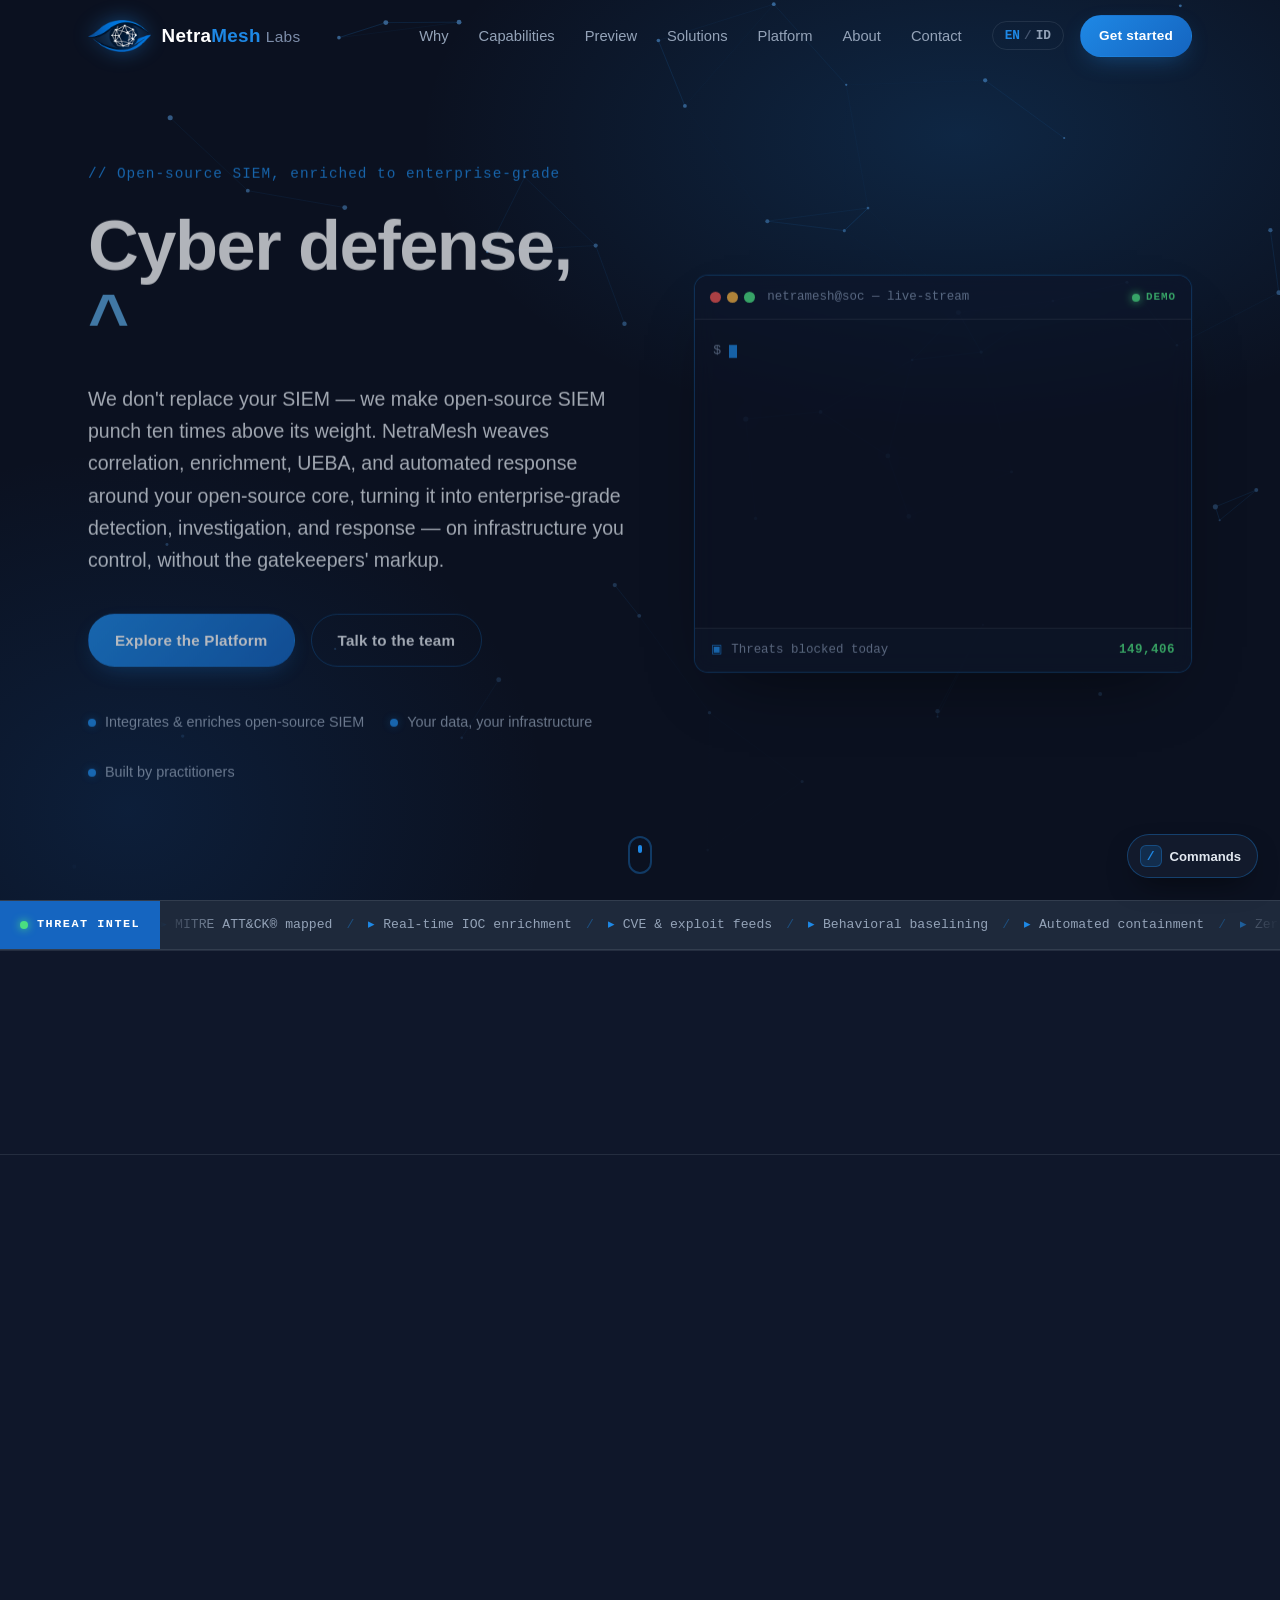
<file: index.html>
<!DOCTYPE html>
<html lang="en" data-theme="dark" class="no-js">
<head>
  <meta charset="UTF-8" />
  <meta name="viewport" content="width=device-width, initial-scale=1.0" />

  <!-- ====== SECURITY HEADERS (meta-level; also enforced server-side via _headers) ====== -->
  <meta http-equiv="Content-Security-Policy"
    content="default-src 'self'; script-src 'self'; style-src 'self'; img-src 'self' data:; font-src 'self'; media-src 'self'; connect-src 'self'; form-action 'self' mailto:; frame-ancestors 'none'; base-uri 'self'; object-src 'none'; upgrade-insecure-requests" />
  <meta http-equiv="X-Content-Type-Options" content="nosniff" />
  <meta name="referrer" content="strict-origin-when-cross-origin" />

  <!-- ====== SEO / SOCIAL ====== -->
  <title>NetraMesh Labs — Cyber Defense, Reimagined</title>
  <meta name="description" content="NetraMesh Labs integrates and enriches open-source SIEM into a complete detection, investigation & response mesh — SOAR, UEBA, CMDB, threat hunting, IR and more — on infrastructure you control. Not another SIEM; the layer that makes open-source SIEM enterprise-grade." />
  <meta name="theme-color" content="#0F172A" />
  <link rel="canonical" href="https://netramesh.com/" />

  <meta property="og:type" content="website" />
  <meta property="og:title" content="NetraMesh Labs — Cyber Defense, Reimagined" />
  <meta property="og:description" content="We enrich open-source SIEM into a full SecOps mesh — detect, investigate, and respond from a single view, on infrastructure you control." />
  <meta property="og:url" content="https://netramesh.com/" />
  <meta property="og:site_name" content="NetraMesh Labs" />
  <meta property="og:image" content="https://netramesh.com/assets/img/og-image.png" />
  <meta property="og:image:secure_url" content="https://netramesh.com/assets/img/og-image.png" />
  <meta property="og:image:type" content="image/png" />
  <meta property="og:image:width" content="1200" />
  <meta property="og:image:height" content="630" />
  <meta property="og:image:alt" content="NetraMesh Labs — open-source SIEM integrator & enricher: detect, investigate, respond, understand, operate." />

  <!-- Twitter / X card -->
  <meta name="twitter:card" content="summary_large_image" />
  <meta name="twitter:title" content="NetraMesh Labs — Cyber Defense, Reimagined" />
  <meta name="twitter:description" content="We enrich open-source SIEM into a full SecOps mesh — detect, investigate, and respond from a single view, on infrastructure you control." />
  <meta name="twitter:image" content="https://netramesh.com/assets/img/og-image.png" />
  <meta name="twitter:image:alt" content="NetraMesh Labs — open-source SIEM, enriched into a full SecOps mesh." />

  <link rel="icon" type="image/png" sizes="32x32" href="assets/img/favicon-32.png" />
  <link rel="icon" type="image/png" sizes="16x16" href="assets/img/favicon-16.png" />
  <link rel="icon" type="image/png" sizes="64x64" href="assets/img/favicon.png" />
  <link rel="apple-touch-icon" sizes="180x180" href="assets/img/apple-touch-icon.png" />
  <link rel="manifest" href="site.webmanifest" />
  <link rel="preload" href="assets/css/styles.css" as="style" />
  <link rel="stylesheet" href="assets/css/styles.css" />

  <!-- Structured data (JSON-LD data block — not executed, CSP-safe) -->
  <script type="application/ld+json">
  {
    "@context": "https://schema.org",
    "@graph": [
      {
        "@type": "Organization",
        "@id": "https://netramesh.com/#org",
        "name": "NetraMesh Labs",
        "alternateName": "NetraMesh",
        "url": "https://netramesh.com/",
        "logo": "https://netramesh.com/assets/img/icon-512.png",
        "description": "An open security operations initiative — enterprise-grade cyber resilience for every organization, at a fair and transparent price.",
        "email": "hello@netramesh.com",
        "slogan": "Security without gatekeepers."
      },
      {
        "@type": "WebSite",
        "@id": "https://netramesh.com/#site",
        "url": "https://netramesh.com/",
        "name": "NetraMesh Labs",
        "publisher": { "@id": "https://netramesh.com/#org" },
        "inLanguage": ["en", "id"]
      },
      {
        "@type": "SoftwareApplication",
        "name": "NetraMesh",
        "applicationCategory": "SecurityApplication",
        "operatingSystem": "Cloud, on-premises, hybrid",
        "url": "https://netramesh.com/",
        "publisher": { "@id": "https://netramesh.com/#org" },
        "description": "Integrates and enriches open-source SIEM into complete security operations across five layers — Detect (UEBA, NIDS, enrichment), Investigate (threat hunting, case management, threat intelligence, AI-powered analysis), Respond (SOAR, incident response, playbooks), Understand (CMDB, vulnerability management, KPI & AI context awareness), and Operate (multi-tenant, regulation compliance, MSSP-ready) — on infrastructure you control. Not another SIEM; the layer that makes open-source SIEM enterprise-grade.",
        "offers": { "@type": "Offer", "description": "Fair, transparent, capability-based pricing — never a per-seat tax or feature paywall. Optional support and white-label partnerships." }
      }
    ]
  }
  </script>
</head>
<body>
  <!-- Skip link for accessibility -->
  <a class="skip-link" href="#home" data-en="Skip to content" data-id="Lewati ke konten">Skip to content</a>

  <!-- Scroll progress bar -->
  <div class="scroll-progress" id="scrollProgress" aria-hidden="true"></div>

  <!-- ============================== NAVBAR ============================== -->
  <header class="nav" id="nav">
    <div class="container nav__inner">
      <a class="brand" href="#home" aria-label="NetraMesh Labs home">
        <img class="brand__logo" src="assets/img/logo-icon.png" width="63" height="32" alt="" aria-hidden="true" />
        <span class="brand__text">Netra<span class="brand__accent">Mesh</span><span class="brand__labs">Labs</span></span>
      </a>

      <nav class="nav__links" id="navLinks" aria-label="Primary">
        <a href="#challenge" data-en="Why" data-id="Mengapa">Why</a>
        <a href="#products" data-en="Capabilities" data-id="Kapabilitas">Capabilities</a>
        <a href="#preview" data-en="Preview" data-id="Pratinjau">Preview</a>
        <a href="#solutions" data-en="Solutions" data-id="Solusi">Solutions</a>
        <a href="#platform" data-en="Platform" data-id="Platform">Platform</a>
        <a href="#about" data-en="About" data-id="Tentang">About</a>
        <a href="#contact" data-en="Contact" data-id="Kontak">Contact</a>
        <div class="nav__cta-group">
          <button class="lang-toggle" id="langToggle" type="button" aria-label="Switch language">
            <span class="lang-toggle__opt is-active" data-lang="en">EN</span>
            <span class="lang-toggle__sep">/</span>
            <span class="lang-toggle__opt" data-lang="id">ID</span>
          </button>
          <a class="btn btn--primary btn--sm" href="#contact" data-en="Get started" data-id="Mulai">Get started</a>
        </div>
      </nav>

      <button class="nav__burger" id="navBurger" type="button" aria-label="Toggle menu" aria-expanded="false" aria-controls="navLinks">
        <span></span><span></span><span></span>
      </button>
    </div>
  </header>

  <main>
    <!-- ============================== HERO ============================== -->
    <section class="hero" id="home">
      <canvas class="hero__mesh" id="meshCanvas" aria-hidden="true"></canvas>
      <div class="hero__overlay" aria-hidden="true"></div>
      <div class="hero__spotlight" id="spotlight" aria-hidden="true"></div>
      <div class="container hero__inner">
        <div class="hero__copy">
          <p class="hero__eyebrow reveal" data-en="// Open-source SIEM, enriched to enterprise-grade" data-id="// SIEM open-source, diperkaya ke kelas enterprise">// Open-source SIEM, enriched to enterprise-grade</p>
          <h1 class="hero__title reveal">
            <span data-en="Cyber defense," data-id="Pertahanan siber,">Cyber defense,</span>
            <span class="hero__title-accent" data-scramble data-en="woven into one mesh." data-id="terjalin dalam satu mesh.">woven into one mesh.</span>
          </h1>
          <p class="hero__lead reveal" data-en="We don't replace your SIEM — we make open-source SIEM punch ten times above its weight. NetraMesh weaves correlation, enrichment, UEBA, and automated response around your open-source core, turning it into enterprise-grade detection, investigation, and response — on infrastructure you control, without the gatekeepers' markup." data-id="Kami tidak menggantikan SIEM Anda — kami membuat SIEM open-source memukul sepuluh kali lipat di atas kelasnya. NetraMesh menenun korelasi, enrichment, UEBA, dan respons otomatis di sekeliling inti open-source Anda, mengubahnya menjadi deteksi, investigasi, dan respons kelas enterprise — di infrastruktur yang Anda kendalikan, tanpa markup para penjaga gerbang.">We don't replace your SIEM — we make open-source SIEM punch ten times above its weight. NetraMesh weaves correlation, enrichment, UEBA, and automated response around your open-source core, turning it into enterprise-grade detection, investigation, and response — on infrastructure you control, without the gatekeepers' markup.</p>
          <div class="hero__actions reveal">
            <a class="btn btn--primary" data-magnetic href="#products" data-en="Explore the Platform" data-id="Jelajahi Platform">Explore the Platform</a>
            <a class="btn btn--ghost" href="#contact" data-en="Talk to the team" data-id="Bicara dengan Tim">Talk to the team</a>
          </div>
          <ul class="hero__trust reveal" aria-label="Capabilities">
            <li><span class="dot"></span><span data-en="Integrates &amp; enriches open-source SIEM" data-id="Mengintegrasikan &amp; memperkaya SIEM open-source">Integrates &amp; enriches open-source SIEM</span></li>
            <li><span class="dot"></span><span data-en="Your data, your infrastructure" data-id="Data Anda, infrastruktur Anda">Your data, your infrastructure</span></li>
            <li><span class="dot"></span><span data-en="Built by practitioners" data-id="Dibangun oleh praktisi">Built by practitioners</span></li>
          </ul>
        </div>

        <!-- Live SOC console (simulated, client-side only — no real data) -->
        <div class="console reveal" aria-hidden="true">
          <div class="console__bar">
            <span class="console__dots"><i></i><i></i><i></i></span>
            <span class="console__title">netramesh@soc — live-stream</span>
            <span class="console__badge"><span class="console__pulse"></span>DEMO</span>
          </div>
          <div class="console__body" id="consoleBody"></div>
          <div class="console__foot">
            <span class="console__foot-ico" aria-hidden="true">▣</span>
            <span class="console__foot-label" data-en="Threats blocked today" data-id="Ancaman diblokir hari ini">Threats blocked today</span>
            <span class="console__foot-num" id="threatCount" role="status" aria-live="off">0</span>
          </div>
        </div>
      </div>
      <div class="hero__scroll" aria-hidden="true"><span></span></div>
    </section>

    <!-- ============================== THREAT INTEL MARQUEE ============================== -->
    <section class="ticker" aria-hidden="true">
      <div class="ticker__label"><span class="console__pulse"></span><span data-en="THREAT INTEL" data-id="INTEL ANCAMAN">THREAT INTEL</span></div>
      <div class="ticker__track">
        <div class="ticker__set">
          <span>MITRE ATT&amp;CK&reg; mapped</span><span class="ticker__sep">/</span>
          <span>Real-time IOC enrichment</span><span class="ticker__sep">/</span>
          <span>CVE &amp; exploit feeds</span><span class="ticker__sep">/</span>
          <span>Behavioral baselining</span><span class="ticker__sep">/</span>
          <span>Automated containment</span><span class="ticker__sep">/</span>
          <span>Zero-trust telemetry</span><span class="ticker__sep">/</span>
          <span>Threat hunting</span><span class="ticker__sep">/</span>
        </div>
        <div class="ticker__set" aria-hidden="true">
          <span>MITRE ATT&amp;CK&reg; mapped</span><span class="ticker__sep">/</span>
          <span>Real-time IOC enrichment</span><span class="ticker__sep">/</span>
          <span>CVE &amp; exploit feeds</span><span class="ticker__sep">/</span>
          <span>Behavioral baselining</span><span class="ticker__sep">/</span>
          <span>Automated containment</span><span class="ticker__sep">/</span>
          <span>Zero-trust telemetry</span><span class="ticker__sep">/</span>
          <span>Threat hunting</span><span class="ticker__sep">/</span>
        </div>
      </div>
    </section>

    <!-- ============================== STATS STRIP ============================== -->
    <section class="stats" aria-label="Key metrics">
      <div class="container stats__grid">
        <div class="stat reveal">
          <span class="stat__num" data-count="20">0</span><span class="stat__plus">+</span>
          <p class="stat__label" data-en="Integrated Capabilities" data-id="Kapabilitas Terintegrasi">Integrated Capabilities</p>
        </div>
        <div class="stat reveal">
          <span class="stat__num" data-count="24">0</span><span class="stat__plus">/7</span>
          <p class="stat__label" data-en="Continuous Defense" data-id="Pertahanan Berkelanjutan">Continuous Defense</p>
        </div>
        <div class="stat reveal">
          <span class="stat__num" data-count="100">0</span><span class="stat__plus">%</span>
          <p class="stat__label" data-en="Your Data, Your Rules" data-id="Data Anda, Aturan Anda">Your Data, Your Rules</p>
        </div>
        <div class="stat reveal">
          <span class="stat__num" data-count="0">0</span><span class="stat__plus"></span>
          <p class="stat__label" data-en="Hidden Fees" data-id="Biaya Tersembunyi">Hidden Fees</p>
        </div>
      </div>
    </section>

    <!-- ============================== THE CHALLENGE / WHY ============================== -->
    <section class="section section--alt" id="challenge">
      <div class="container">
        <div class="section__head reveal">
          <p class="section__eyebrow" data-en="The Challenge" data-id="Tantangannya">The Challenge</p>
          <h2 class="section__title" data-en="Cyber resilience is mandatory. Paying a fortune for it shouldn't be." data-id="Ketahanan siber itu wajib. Membayarnya mahal-mahal seharusnya tidak.">Cyber resilience is mandatory. Paying a fortune for it shouldn't be.</h2>
          <p class="section__sub" data-en="Most security teams don't fail for lack of effort — they're boxed in by cost, complexity, and tool sprawl. These are the gaps NetraMesh was built to close." data-id="Sebagian besar tim keamanan gagal bukan karena kurang usaha — mereka terjebak oleh biaya, kerumitan, dan tool yang berserakan. Inilah celah yang NetraMesh hadir untuk menutupnya.">Most security teams don't fail for lack of effort — they're boxed in by cost, complexity, and tool sprawl. These are the gaps NetraMesh was built to close.</p>
        </div>

        <div class="grid grid--solutions">
          <article class="solution reveal">
            <span class="solution__no">01</span>
            <h3 class="solution__title" data-en="The &quot;top-rated&quot; tax" data-id="Pajak &quot;top-rated&quot;">The &quot;top-rated&quot; tax</h3>
            <p class="solution__text" data-en="Best-in-class security has been priced like a luxury — inflated per-seat, per-GB, per-everything licensing that locks you in and drains the budget you'd rather spend on actual defense." data-id="Keamanan kelas terbaik dihargai seperti barang mewah — lisensi per-seat, per-GB, per-apa pun yang membengkak, mengunci Anda, dan menguras anggaran yang seharusnya untuk pertahanan nyata.">Best-in-class security has been priced like a luxury — inflated per-seat, per-GB, per-everything licensing that locks you in and drains the budget you'd rather spend on actual defense.</p>
          </article>
          <article class="solution reveal">
            <span class="solution__no">02</span>
            <h3 class="solution__title" data-en="Fragmented tools, real blind spots" data-id="Tool terpisah, titik buta nyata">Fragmented tools, real blind spots</h3>
            <p class="solution__text" data-en="Dozens of disconnected tools mean context gets lost between them — analysts swivel between consoles while threats slip through the seams." data-id="Puluhan tool yang terputus membuat konteks hilang di antaranya — analis berpindah-pindah konsol sementara ancaman lolos di celahnya.">Dozens of disconnected tools mean context gets lost between them — analysts swivel between consoles while threats slip through the seams.</p>
          </article>
          <article class="solution reveal">
            <span class="solution__no">03</span>
            <h3 class="solution__title" data-en="Alert fatigue, thin teams" data-id="Alert membanjir, tim terbatas">Alert fatigue, thin teams</h3>
            <p class="solution__text" data-en="Too many alerts, too few analysts. Without correlation and automation, the signal that matters drowns in the noise." data-id="Terlalu banyak alert, terlalu sedikit analis. Tanpa korelasi dan otomasi, sinyal penting tenggelam dalam noise.">Too many alerts, too few analysts. Without correlation and automation, the signal that matters drowns in the noise.</p>
          </article>
          <article class="solution reveal">
            <span class="solution__no">04</span>
            <h3 class="solution__title" data-en="Faster threats, tighter rules" data-id="Ancaman makin cepat, aturan makin ketat">Faster threats, tighter rules</h3>
            <p class="solution__text" data-en="Attackers move in minutes, while compliance — UU PDP, ISO 27001, sector mandates — demands provable control. Slow detection means real loss, both financial and legal." data-id="Penyerang bergerak dalam hitungan menit, sementara kepatuhan — UU PDP, ISO 27001, mandat sektor — menuntut kontrol yang terbukti. Deteksi lambat berarti kerugian nyata, finansial dan hukum.">Attackers move in minutes, while compliance — UU PDP, ISO 27001, sector mandates — demands provable control. Slow detection means real loss, both financial and legal.</p>
          </article>
        </div>

        <p class="bridge reveal" data-en="NetraMesh closes this gap without ripping out what you have — we integrate and enrich the open-source SIEM you can already run, so lean teams get enterprise-grade outcomes: risk down, response in seconds, audits passed, and ransomware stopped before it spreads — at a cost that doesn't break you." data-id="NetraMesh menutup celah ini tanpa membongkar yang sudah Anda miliki — kami mengintegrasikan dan memperkaya SIEM open-source yang sudah bisa Anda jalankan, sehingga tim ramping meraih hasil kelas enterprise: risiko turun, respons dalam hitungan detik, audit lolos, dan ransomware dihentikan sebelum menyebar — dengan biaya yang tak mencekik Anda.">NetraMesh closes this gap without ripping out what you have — we integrate and enrich the open-source SIEM you can already run, so lean teams get enterprise-grade outcomes: risk down, response in seconds, audits passed, and ransomware stopped before it spreads — at a cost that doesn't break you.</p>
      </div>
    </section>

    <!-- ============================== PRODUCTS ============================== -->
    <section class="section" id="products">
      <div class="container">
        <div class="section__head reveal">
          <p class="section__eyebrow" data-en="Capabilities" data-id="Kapabilitas">Capabilities</p>
          <h2 class="section__title" data-en="Your open-source SIEM, woven into a full defense mesh" data-id="SIEM open-source Anda, terjalin menjadi mesh pertahanan utuh">Your open-source SIEM, woven into a full defense mesh</h2>
          <p class="section__sub" data-en="Open-source SIEM is the core — NetraMesh weaves these capabilities around it. Modular by design, unified by data: adopt what you need today and grow into the full mesh." data-id="SIEM open-source adalah intinya — NetraMesh menjalin kapabilitas ini di sekelilingnya. Modular dalam desain, menyatu dalam data: adopsi yang Anda butuhkan hari ini dan kembangkan ke seluruh mesh.">Open-source SIEM is the core — NetraMesh weaves these capabilities around it. Modular by design, unified by data: adopt what you need today and grow into the full mesh.</p>
        </div>

        <!-- Capability pillars: the mesh woven around the open-source SIEM core -->
        <div class="pillars reveal" aria-label="Capability pillars">
          <p class="pillars__core" data-en="At the core: your open-source SIEM. NetraMesh weaves five layers of capability around it." data-id="Di intinya: SIEM open-source Anda. NetraMesh menjalin lima lapis kapabilitas di sekelilingnya."><b>At the core: your open-source SIEM.</b> NetraMesh weaves five layers of capability around it.</p>
          <div class="onion" role="img" aria-label="Open-source SIEM core wrapped by five capability layers: Detect, Investigate, Respond, Understand, and Operate / Platform.">
            <svg viewBox="0 0 440 440" xmlns="http://www.w3.org/2000/svg">
              <defs>
                <radialGradient id="onionCore" cx="50%" cy="40%" r="72%">
                  <stop offset="0%" stop-color="#5BB0F2"/>
                  <stop offset="58%" stop-color="#1E88E5"/>
                  <stop offset="100%" stop-color="#1565C0"/>
                </radialGradient>
              </defs>
              <circle class="onion__halo" cx="220" cy="220" r="52" fill="none" stroke="#1E88E5" stroke-width="2"/>
              <circle class="onion__layer l-5" cx="220" cy="220" r="216" fill="rgba(30,136,229,0.05)" stroke="rgba(30,136,229,0.18)" stroke-width="1.25"/>
              <circle class="onion__layer l-4" cx="220" cy="220" r="182" fill="rgba(30,136,229,0.08)" stroke="rgba(30,136,229,0.22)" stroke-width="1.25"/>
              <circle class="onion__layer l-3" cx="220" cy="220" r="148" fill="rgba(30,136,229,0.12)" stroke="rgba(30,136,229,0.26)" stroke-width="1.25"/>
              <circle class="onion__layer l-2" cx="220" cy="220" r="114" fill="rgba(30,136,229,0.17)" stroke="rgba(30,136,229,0.30)" stroke-width="1.25"/>
              <circle class="onion__layer l-1" cx="220" cy="220" r="80" fill="rgba(30,136,229,0.23)" stroke="rgba(30,136,229,0.38)" stroke-width="1.25"/>
              <circle class="onion__layer l-core" cx="220" cy="220" r="46" fill="url(#onionCore)" stroke="rgba(255,255,255,0.28)" stroke-width="1.5"/>
              <text class="onion__corelbl" x="220" y="214" text-anchor="middle" fill="rgba(255,255,255,0.82)" font-family="ui-monospace, SFMono-Regular, Menlo, monospace" font-size="8.5" letter-spacing="1.5">OPEN-SOURCE</text>
              <text class="onion__corelbl" x="220" y="231" text-anchor="middle" fill="#ffffff" font-size="16" font-weight="800" letter-spacing="1.5">SIEM</text>
              <g class="onion__labels" paint-order="stroke" stroke="#0B1120" stroke-width="3.5" stroke-linejoin="round" fill="#F8FAFC" font-weight="700" text-anchor="middle">
                <text class="onion__label" x="220" y="161" font-size="12.5" data-en="01 · Detect" data-id="01 · Deteksi">01 · Detect</text>
                <text class="onion__label" x="220" y="127" font-size="12.5" data-en="02 · Investigate" data-id="02 · Investigasi">02 · Investigate</text>
                <text class="onion__label" x="220" y="93" font-size="12.5" data-en="03 · Respond" data-id="03 · Respons">03 · Respond</text>
                <text class="onion__label" x="220" y="59" font-size="12.5" data-en="04 · Understand" data-id="04 · Pahami">04 · Understand</text>
                <text class="onion__label" x="220" y="25" font-size="12.5" data-en="05 · Operate / Platform" data-id="05 · Operasi / Platform">05 · Operate / Platform</text>
              </g>
            </svg>
          </div>
        </div>

        <div class="prodgroup reveal">
          <h3 class="prodgroup__title"><span class="prodgroup__ico" aria-hidden="true">◎</span><span data-en="Detect" data-id="Deteksi">Detect</span></h3>
          <div class="grid grid--products">
            <article class="card reveal" tabindex="0" role="button" data-goto="siem">
              <span class="card__icon" aria-hidden="true">
                <svg viewBox="0 0 24 24"><path d="M4 5h16M4 12h16M4 19h16"/><circle cx="8" cy="5" r="2"/><circle cx="15" cy="12" r="2"/><circle cx="10" cy="19" r="2"/></svg>
              </span>
              <h3 class="card__title" data-en="OSS Integrator &amp; Enricher" data-id="Integrator &amp; Enricher OSS">OSS Integrator &amp; Enricher</h3>
              <p class="card__text" data-en="Bring your own open-source SIEM — we integrate and enrich it: normalized data, curated detection content, and correlation that turns raw events into actionable detections at scale. The proven core, made enterprise-grade." data-id="Bawa SIEM open-source Anda — kami integrasikan dan perkaya: data ternormalisasi, konten deteksi terkurasi, dan korelasi yang mengubah event mentah menjadi deteksi yang dapat ditindaklanjuti dalam skala besar. Inti yang sudah terbukti, dibawa ke kelas enterprise.">Bring your own open-source SIEM — we integrate and enrich it: normalized data, curated detection content, and correlation that turns raw events into actionable detections at scale. The proven core, made enterprise-grade.</p>
              <p class="card__why" data-en="Why it matters: open-source SIEM is powerful but raw — enrichment and correlation are what make it detect like the branded leaders." data-id="Kenapa penting: SIEM open-source itu kuat tapi mentah — enrichment dan korelasilah yang membuatnya mendeteksi seperti para leader bermerek.">Why it matters: open-source SIEM is powerful but raw — enrichment and correlation are what make it detect like the branded leaders.</p>
            </article>
            <article class="card reveal" tabindex="0" role="button" data-goto="ueba">
              <span class="card__icon" aria-hidden="true">
                <svg viewBox="0 0 24 24"><circle cx="12" cy="8" r="3.5"/><path d="M5 20c0-3.5 3-6 7-6s7 2.5 7 6"/><path d="M18 4l1.5 1.5M18 4l-1.5 1.5"/></svg>
              </span>
              <h3 class="card__title">UEBA</h3>
              <p class="card__text" data-en="User &amp; entity behavior analytics that baselines normal activity and flags the anomalies that signal insider and account threats." data-id="Analitik perilaku pengguna &amp; entitas yang membentuk baseline aktivitas normal dan menandai anomali penanda ancaman internal dan akun.">User &amp; entity behavior analytics that baselines normal activity and flags the anomalies that signal insider and account threats.</p>
              <p class="card__why" data-en="Why it matters: stolen credentials and insiders bypass static rules — behavior analytics catches what signatures miss." data-id="Kenapa penting: kredensial dicuri dan insider lolos dari rule statis — analitik perilaku menangkap yang tak terdeteksi signature.">Why it matters: stolen credentials and insiders bypass static rules — behavior analytics catches what signatures miss.</p>
            </article>
            <article class="card reveal" tabindex="0" role="button" data-goto="nids">
              <span class="card__icon" aria-hidden="true">
                <svg viewBox="0 0 24 24"><circle cx="12" cy="12" r="9"/><circle cx="12" cy="12" r="4.5"/><path d="M12 12l7-5"/><circle cx="12" cy="12" r="1" fill="currentColor" stroke="none"/><circle cx="17.5" cy="8" r="1.1" fill="currentColor" stroke="none"/></svg>
              </span>
              <h3 class="card__title">NIDS</h3>
              <p class="card__text" data-en="Network intrusion detection that inspects traffic in real time — catching exploits, lateral movement, and C2 the moment they cross the wire." data-id="Network intrusion detection yang menginspeksi lalu lintas secara real-time — menangkap eksploit, pergerakan lateral, dan C2 begitu melintas di jaringan.">Network intrusion detection that inspects traffic in real time — catching exploits, lateral movement, and C2 the moment they cross the wire.</p>
              <p class="card__why" data-en="Why it matters: endpoints can be blind or bypassed — the network never lies about what's actually moving." data-id="Kenapa penting: endpoint bisa buta atau dilewati — jaringan tak pernah bohong soal apa yang sebenarnya bergerak.">Why it matters: endpoints can be blind or bypassed — the network never lies about what's actually moving.</p>
            </article>
          </div>
        </div>
        <div class="prodgroup reveal">
          <h3 class="prodgroup__title"><span class="prodgroup__ico" aria-hidden="true">⊕</span><span data-en="Investigate" data-id="Investigasi">Investigate</span></h3>
          <div class="grid grid--products">
            <article class="card reveal" tabindex="0" role="button" data-goto="hunt">
              <span class="card__icon" aria-hidden="true">
                <svg viewBox="0 0 24 24"><circle cx="11" cy="11" r="7"/><path d="M11 7.5v7M7.5 11h7"/><path d="M16.5 16.5L21 21"/></svg>
              </span>
              <h3 class="card__title" data-en="Threat Hunting" data-id="Threat Hunting">Threat Hunting</h3>
              <p class="card__text" data-en="A purpose-built workspace to hunt proactively — query unified data, test hypotheses, and pivot across signals to find what alerts miss." data-id="Ruang kerja khusus untuk berburu ancaman secara proaktif — query data terpadu, uji hipotesis, dan pivot antar-sinyal untuk menemukan yang terlewat oleh alert.">A purpose-built workspace to hunt proactively — query unified data, test hypotheses, and pivot across signals to find what alerts miss.</p>
              <p class="card__why" data-en="Why it matters: the most dangerous threats don't trigger alerts — you have to go looking for them." data-id="Kenapa penting: ancaman paling berbahaya tak memicu alert — Anda harus aktif mencarinya.">Why it matters: the most dangerous threats don't trigger alerts — you have to go looking for them.</p>
            </article>
            <article class="card reveal" tabindex="0" role="button" data-goto="cases">
              <span class="card__icon" aria-hidden="true">
                <svg viewBox="0 0 24 24"><rect x="4" y="6" width="16" height="14" rx="2"/><path d="M9 6V4h6v2"/><path d="M8 11h8M8 15h5"/></svg>
              </span>
              <h3 class="card__title" data-en="Case Management" data-id="Manajemen Kasus">Case Management</h3>
              <p class="card__text" data-en="Track every investigation end to end — evidence, timelines, collaboration, and audit trails in one workspace." data-id="Lacak setiap investigasi dari awal hingga akhir — bukti, lini masa, kolaborasi, dan jejak audit dalam satu ruang kerja.">Track every investigation end to end — evidence, timelines, collaboration, and audit trails in one workspace.</p>
              <p class="card__why" data-en="Why it matters: investigations lost in inboxes never close — one workspace keeps evidence, timeline, and audit intact." data-id="Kenapa penting: investigasi yang tercecer di inbox tak pernah selesai — satu ruang kerja menjaga bukti, lini masa, dan audit tetap utuh.">Why it matters: investigations lost in inboxes never close — one workspace keeps evidence, timeline, and audit intact.</p>
            </article>
            <article class="card reveal">
              <span class="card__icon" aria-hidden="true">
                <svg viewBox="0 0 24 24"><circle cx="12" cy="12" r="9"/><path d="M3 12h18"/><path d="M12 3c2.6 2.4 2.6 15.6 0 18M12 3c-2.6 2.4-2.6 15.6 0 18"/></svg>
              </span>
              <h3 class="card__title" data-en="Threat Intelligence Integrator" data-id="Integrator Threat Intelligence">Threat Intelligence Integrator</h3>
              <p class="card__text" data-en="Aggregate and normalize feeds — commercial, open-source, and community — then auto-enrich every alert, IOC, and case with the context that makes it actionable." data-id="Agregasikan dan normalisasi feed — komersial, open-source, dan komunitas — lalu otomatis perkaya setiap alert, IOC, dan kasus dengan konteks yang membuatnya dapat ditindaklanjuti.">Aggregate and normalize feeds — commercial, open-source, and community — then auto-enrich every alert, IOC, and case with the context that makes it actionable.</p>
              <p class="card__why" data-en="Why it matters: an IP or hash means nothing alone — threat intel turns raw indicators into who, what, and how dangerous." data-id="Kenapa penting: sebuah IP atau hash tak berarti apa-apa sendirian — threat intel mengubah indikator mentah menjadi siapa, apa, dan seberapa berbahaya.">Why it matters: an IP or hash means nothing alone — threat intel turns raw indicators into who, what, and how dangerous.</p>
            </article>
            <article class="card reveal" tabindex="0" role="button" data-goto="aisec">
              <span class="card__icon" aria-hidden="true">
                <svg viewBox="0 0 24 24"><rect x="6" y="6" width="12" height="12" rx="2"/><path d="M9 3v3M15 3v3M9 18v3M15 18v3M3 9h3M3 15h3M18 9h3M18 15h3"/><path d="M12 9l.9 2.1 2.1.9-2.1.9L12 15l-.9-2.1L9 12l2.1-.9z" fill="currentColor" stroke="none"/></svg>
              </span>
              <h3 class="card__title" data-en="AI-Powered Analysis &amp; Investigation" data-id="Analisis &amp; Investigasi Bertenaga AI">AI-Powered Analysis &amp; Investigation</h3>
              <p class="card__text" data-en="An AI copilot that triages alerts, reconstructs the full attack story, summarizes incidents, and turns analyst intent into working detection logic." data-id="Copilot AI yang men-triase alert, merekonstruksi alur serangan utuh, meringkas insiden, dan mengubah maksud analis menjadi logika deteksi yang berfungsi.">An AI copilot that triages alerts, reconstructs the full attack story, summarizes incidents, and turns analyst intent into working detection logic.</p>
              <p class="card__why" data-en="Why it matters: talent is scarce and time is short — AI multiplies every analyst instead of replacing them." data-id="Kenapa penting: talenta langka dan waktu sempit — AI melipatgandakan setiap analis, bukan menggantikannya.">Why it matters: talent is scarce and time is short — AI multiplies every analyst instead of replacing them.</p>
            </article>
            <article class="card reveal">
              <span class="card__icon" aria-hidden="true">
                <svg viewBox="0 0 24 24"><circle cx="11" cy="11" r="7"/><path d="M16.5 16.5L21 21"/><path d="M11 8l.7 1.8 1.8.7-1.8.7L11 14l-.7-1.8L8.5 11.5l1.8-.7z" fill="currentColor" stroke="none"/></svg>
              </span>
              <h3 class="card__title" data-en="AI Threat Hunter" data-id="AI Threat Hunter">AI Threat Hunter</h3>
              <p class="card__text" data-en="An AI agent that hunts around the clock — proposes hypotheses, queries your unified data, and surfaces stealthy threats no alert ever fired on." data-id="Agen AI yang berburu tanpa henti — mengajukan hipotesis, men-query data terpadu Anda, dan memunculkan ancaman tersembunyi yang tak pernah memicu alert.">An AI agent that hunts around the clock — proposes hypotheses, queries your unified data, and surfaces stealthy threats no alert ever fired on.</p>
              <p class="card__why" data-en="Why it matters: skilled hunters are rare and human hours are finite — an AI hunter never sleeps and never stops looking." data-id="Kenapa penting: pemburu andal itu langka dan jam kerja manusia terbatas — pemburu AI tak pernah tidur dan tak berhenti mencari.">Why it matters: skilled hunters are rare and human hours are finite — an AI hunter never sleeps and never stops looking.</p>
            </article>
            <article class="card reveal" tabindex="0" role="button" data-goto="sandbox">
              <span class="card__icon" aria-hidden="true">
                <svg viewBox="0 0 24 24"><rect x="3" y="4" width="18" height="16" rx="2"/><path d="M3 9h18"/><circle cx="7" cy="6.5" r=".8"/><path d="M8 14l2.5 2.5L16 11"/></svg>
              </span>
              <h3 class="card__title">Sandboxing</h3>
              <p class="card__text" data-en="Detonate suspicious files and URLs in isolated environments to expose malware behavior before it reaches production." data-id="Detonasi file dan URL mencurigakan di lingkungan terisolasi untuk mengungkap perilaku malware sebelum mencapai produksi.">Detonate suspicious files and URLs in isolated environments to expose malware behavior before it reaches production.</p>
              <p class="card__why" data-en="Why it matters: unknown files are tomorrow's breach — detonate them safely before they ever touch production." data-id="Kenapa penting: file tak dikenal adalah breach esok hari — detonasi dengan aman sebelum menyentuh produksi.">Why it matters: unknown files are tomorrow's breach — detonate them safely before they ever touch production.</p>
            </article>
          </div>
        </div>
        <div class="prodgroup reveal">
          <h3 class="prodgroup__title"><span class="prodgroup__ico" aria-hidden="true">⚡</span><span data-en="Respond" data-id="Respons">Respond</span></h3>
          <div class="grid grid--products">
            <article class="card reveal" tabindex="0" role="button" data-goto="soar">
              <span class="card__icon" aria-hidden="true">
                <svg viewBox="0 0 24 24"><path d="M12 3v4M12 17v4M3 12h4M17 12h4"/><circle cx="12" cy="12" r="4"/><path d="M5 5l3 3M16 16l3 3M19 5l-3 3M8 16l-3 3"/></svg>
              </span>
              <h3 class="card__title">SOAR</h3>
              <p class="card__text" data-en="Orchestrate and automate response playbooks across your stack — cut mean-time-to-respond from hours to seconds." data-id="Orkestrasi dan otomasi playbook respons di seluruh stack Anda — pangkas waktu respons dari jam menjadi detik.">Orchestrate and automate response playbooks across your stack — cut mean-time-to-respond from hours to seconds.</p>
              <p class="card__why" data-en="Why it matters: manual response can't keep pace with automated attacks — playbooks contain threats in seconds." data-id="Kenapa penting: respons manual tak mengejar serangan otomatis — playbook mengontainmen ancaman dalam hitungan detik.">Why it matters: manual response can't keep pace with automated attacks — playbooks contain threats in seconds.</p>
            </article>
            <article class="card reveal" tabindex="0" role="button" data-goto="ir">
              <span class="card__icon" aria-hidden="true">
                <svg viewBox="0 0 24 24"><path d="M12 2l9 4v6c0 5-3.8 8.5-9 10-5.2-1.5-9-5-9-10V6z"/><path d="M9 12l2 2 4-4"/></svg>
              </span>
              <h3 class="card__title" data-en="Incident Response" data-id="Incident Response">Incident Response</h3>
              <p class="card__text" data-en="Guided IR workflows that move teams from alert to containment to recovery — with built-in playbooks and forensics." data-id="Alur kerja IR terpandu yang membawa tim dari alert ke kontainmen hingga pemulihan — dengan playbook dan forensik bawaan.">Guided IR workflows that move teams from alert to containment to recovery — with built-in playbooks and forensics.</p>
              <p class="card__why" data-en="Why it matters: in a breach, minutes cost millions — guided IR moves teams from alert to recovery without guesswork." data-id="Kenapa penting: saat breach, menit berarti miliaran — IR terpandu membawa tim dari alert ke pemulihan tanpa menebak.">Why it matters: in a breach, minutes cost millions — guided IR moves teams from alert to recovery without guesswork.</p>
            </article>
            <article class="card reveal" tabindex="0" role="button" data-goto="playbook">
              <span class="card__icon" aria-hidden="true">
                <svg viewBox="0 0 24 24"><path d="M4 5a2 2 0 0 1 2-2h6v16H6a2 2 0 0 0-2 2z"/><path d="M20 5a2 2 0 0 0-2-2h-6v16h6a2 2 0 0 1 2 2z"/><path d="M7 8h3M7 11h2M14 8h3M14 11h2"/></svg>
              </span>
              <h3 class="card__title" data-en="Playbooks &amp; Runbooks" data-id="Playbook &amp; Runbook">Playbooks &amp; Runbooks</h3>
              <p class="card__text" data-en="A curated, version-controlled library of incident playbooks and operational runbooks — codified best practice your team can launch, adapt, and reuse instantly." data-id="Pustaka playbook insiden dan runbook operasional yang terkurasi dan ter-version — praktik terbaik terkodifikasi yang siap diluncurkan, disesuaikan, dan dipakai ulang seketika.">A curated, version-controlled library of incident playbooks and operational runbooks — codified best practice your team can launch, adapt, and reuse instantly.</p>
              <p class="card__why" data-en="Why it matters: response shouldn't depend on who's on shift — codified playbooks make every responder act like your best one." data-id="Kenapa penting: respons tak seharusnya bergantung siapa yang sedang jaga — playbook terkodifikasi membuat setiap responder bertindak seperti yang terbaik.">Why it matters: response shouldn't depend on who's on shift — codified playbooks make every responder act like your best one.</p>
            </article>
          </div>
        </div>
        <div class="prodgroup reveal">
          <h3 class="prodgroup__title"><span class="prodgroup__ico" aria-hidden="true">◇</span><span data-en="Understand" data-id="Pahami">Understand</span></h3>
          <div class="grid grid--products">
            <article class="card reveal" tabindex="0" role="button" data-goto="cmdb">
              <span class="card__icon" aria-hidden="true">
                <svg viewBox="0 0 24 24"><ellipse cx="12" cy="6" rx="7" ry="3"/><path d="M5 6v6c0 1.7 3 3 7 3s7-1.3 7-3V6"/><path d="M5 12v6c0 1.7 3 3 7 3s7-1.3 7-3v-6"/></svg>
              </span>
              <h3 class="card__title">CMDB</h3>
              <p class="card__text" data-en="A living configuration management database that maps every asset, dependency, and relationship across your environment." data-id="Configuration management database hidup yang memetakan setiap aset, dependensi, dan relasi di seluruh lingkungan Anda.">A living configuration management database that maps every asset, dependency, and relationship across your environment.</p>
              <p class="card__why" data-en="Why it matters: you can't protect what you can't see — a living asset map gives every alert its context." data-id="Kenapa penting: Anda tak bisa melindungi yang tak terlihat — peta aset hidup memberi konteks ke setiap alert.">Why it matters: you can't protect what you can't see — a living asset map gives every alert its context.</p>
            </article>
            <article class="card reveal" tabindex="0" role="button" data-goto="vuln">
              <span class="card__icon" aria-hidden="true">
                <svg viewBox="0 0 24 24"><path d="M12 3l8 4v5c0 4.5-3.5 7.5-8 9-4.5-1.5-8-4.5-8-9V7z"/><path d="M12 8v4"/><circle cx="12" cy="15.5" r=".9" fill="currentColor" stroke="none"/></svg>
              </span>
              <h3 class="card__title" data-en="Vulnerability Management" data-id="Manajemen Kerentanan">Vulnerability Management</h3>
              <p class="card__text" data-en="Continuously discover, prioritize, and remediate vulnerabilities by real-world risk — not just CVSS noise." data-id="Temukan, prioritaskan, dan remediasi kerentanan secara berkelanjutan berdasarkan risiko nyata — bukan sekadar noise CVSS.">Continuously discover, prioritize, and remediate vulnerabilities by real-world risk — not just CVSS noise.</p>
              <p class="card__why" data-en="Why it matters: you can't patch everything — prioritize by real exploitability, not endless CVSS noise." data-id="Kenapa penting: Anda tak bisa menambal semuanya — prioritaskan berdasarkan eksploitabilitas nyata, bukan noise CVSS tanpa akhir.">Why it matters: you can't patch everything — prioritize by real exploitability, not endless CVSS noise.</p>
            </article>
            <article class="card reveal" tabindex="0" role="button" data-goto="soc">
              <span class="card__icon" aria-hidden="true">
                <svg viewBox="0 0 24 24"><rect x="3" y="3" width="8" height="8" rx="1"/><rect x="13" y="3" width="8" height="5" rx="1"/><rect x="13" y="10" width="8" height="11" rx="1"/><rect x="3" y="13" width="8" height="8" rx="1"/></svg>
              </span>
              <h3 class="card__title" data-en="KPI Awareness" data-id="Kesadaran KPI">KPI Awareness</h3>
              <p class="card__text" data-en="A single pane of glass for your security posture — live KPIs, alert volumes, MTTR, risk score, and analyst workflows, all in real time." data-id="Satu layar terpadu untuk postur keamanan Anda — KPI langsung, volume alert, MTTR, skor risiko, dan alur kerja analis, semua real-time.">A single pane of glass for your security posture — live KPIs, alert volumes, MTTR, risk score, and analyst workflows, all in real time.</p>
              <p class="card__why" data-en="Why it matters: you can't improve what you don't measure — clear KPIs turn security from a black box into decisions." data-id="Kenapa penting: Anda tak bisa memperbaiki yang tak diukur — KPI yang jelas mengubah keamanan dari kotak hitam menjadi keputusan.">Why it matters: you can't improve what you don't measure — clear KPIs turn security from a black box into decisions.</p>
            </article>
            <article class="card reveal">
              <span class="card__icon" aria-hidden="true">
                <svg viewBox="0 0 24 24"><path d="M2 12s4-7 10-7 10 7 10 7-4 7-10 7-10-7-10-7z"/><circle cx="12" cy="12" r="3"/></svg>
              </span>
              <h3 class="card__title" data-en="AI-Powered Context Awareness" data-id="Kesadaran Konteks Bertenaga AI">AI-Powered Context Awareness</h3>
              <p class="card__text" data-en="AI that fuses asset, identity, and threat context around every signal — so each alert arrives already explained: what it touches, who owns it, and why it matters." data-id="AI yang memadukan konteks aset, identitas, dan ancaman di sekitar setiap sinyal — sehingga tiap alert tiba sudah terjelaskan: apa yang tersentuh, siapa pemiliknya, dan mengapa penting.">AI that fuses asset, identity, and threat context around every signal — so each alert arrives already explained: what it touches, who owns it, and why it matters.</p>
              <p class="card__why" data-en="Why it matters: context is what separates a real incident from noise — and what lets a small team respond like a big one." data-id="Kenapa penting: konteks itulah yang memisahkan insiden nyata dari noise — dan yang membuat tim kecil merespons seperti tim besar.">Why it matters: context is what separates a real incident from noise — and what lets a small team respond like a big one.</p>
            </article>
            <article class="card reveal" tabindex="0" role="button" data-goto="bas">
              <span class="card__icon" aria-hidden="true">
                <svg viewBox="0 0 24 24"><circle cx="12" cy="12" r="9"/><circle cx="12" cy="12" r="5"/><circle cx="12" cy="12" r="1.4" fill="currentColor" stroke="none"/><path d="M12 1.5v3M12 19.5v3M1.5 12h3M19.5 12h3"/></svg>
              </span>
              <h3 class="card__title" data-en="Adversary Simulation" data-id="Adversary Simulation">Adversary Simulation</h3>
              <p class="card__text" data-en="Safely emulate real-world attacks and TTPs to validate defenses, measure detection coverage, and expose gaps before adversaries do." data-id="Emulasikan serangan &amp; TTP dunia nyata secara aman untuk memvalidasi pertahanan, mengukur cakupan deteksi, dan menemukan celah sebelum penyerang.">Safely emulate real-world attacks and TTPs to validate defenses, measure detection coverage, and expose gaps before adversaries do.</p>
              <p class="card__why" data-en="Why it matters: untested defenses are just assumptions — simulation turns &quot;we should be covered&quot; into proof." data-id="Kenapa penting: pertahanan yang tak diuji hanyalah asumsi — simulasi mengubah &quot;harusnya aman&quot; menjadi bukti.">Why it matters: untested defenses are just assumptions — simulation turns &quot;we should be covered&quot; into proof.</p>
            </article>
          </div>
        </div>
        <div class="prodgroup reveal">
          <h3 class="prodgroup__title"><span class="prodgroup__ico" aria-hidden="true">⬡</span><span data-en="Operate / Platform" data-id="Operasi / Platform">Operate / Platform</span></h3>
          <div class="grid grid--products">
            <article class="card reveal">
              <span class="card__icon" aria-hidden="true">
                <svg viewBox="0 0 24 24"><rect x="3" y="9" width="7" height="12" rx="1"/><rect x="14" y="4" width="7" height="17" rx="1"/><path d="M5.5 12h2M5.5 15h2M5.5 18h2M16.5 7h2M16.5 10h2M16.5 13h2M16.5 16h2"/></svg>
              </span>
              <h3 class="card__title" data-en="Multi-Tenant Capability" data-id="Kapabilitas Multi-Tenant">Multi-Tenant Capability</h3>
              <p class="card__text" data-en="Run many isolated tenants from one platform — separate data, policies, and dashboards per client or business unit, with role-based access throughout." data-id="Jalankan banyak tenant terisolasi dari satu platform — data, kebijakan, dan dashboard terpisah per klien atau unit bisnis, dengan akses berbasis peran menyeluruh.">Run many isolated tenants from one platform — separate data, policies, and dashboards per client or business unit, with role-based access throughout.</p>
              <p class="card__why" data-en="Why it matters: one shared platform with hard tenant isolation is how you serve many organizations without standing up many stacks." data-id="Kenapa penting: satu platform bersama dengan isolasi tenant yang ketat adalah cara melayani banyak organisasi tanpa membangun banyak stack.">Why it matters: one shared platform with hard tenant isolation is how you serve many organizations without standing up many stacks.</p>
            </article>
            <article class="card reveal">
              <span class="card__icon" aria-hidden="true">
                <svg viewBox="0 0 24 24"><path d="M6 3h8l5 5v12a1 1 0 0 1-1 1H6a1 1 0 0 1-1-1V4a1 1 0 0 1 1-1z"/><path d="M14 3v5h5"/><path d="M8.5 14l2 2 3.5-3.5"/></svg>
              </span>
              <h3 class="card__title" data-en="Regulation Compliance" data-id="Kepatuhan Regulasi">Regulation Compliance</h3>
              <p class="card__text" data-en="Map controls, evidence, and reporting to the frameworks you answer to — UU PDP, ISO 27001, and sector mandates — with audit-ready trails built in." data-id="Petakan kontrol, bukti, dan pelaporan ke kerangka yang harus Anda penuhi — UU PDP, ISO 27001, dan mandat sektor — dengan jejak siap-audit bawaan.">Map controls, evidence, and reporting to the frameworks you answer to — UU PDP, ISO 27001, and sector mandates — with audit-ready trails built in.</p>
              <p class="card__why" data-en="Why it matters: compliance failures carry real fines and legal risk — provable control turns audits from a scramble into a report." data-id="Kenapa penting: kegagalan kepatuhan membawa denda nyata dan risiko hukum — kontrol yang terbukti mengubah audit dari kepanikan menjadi laporan.">Why it matters: compliance failures carry real fines and legal risk — provable control turns audits from a scramble into a report.</p>
            </article>
            <article class="card reveal">
              <span class="card__icon" aria-hidden="true">
                <svg viewBox="0 0 24 24"><circle cx="12" cy="5" r="2.5"/><circle cx="5" cy="18" r="2.5"/><circle cx="19" cy="18" r="2.5"/><path d="M12 7.5v3.5M11 12l-5 4M13 12l5 4"/></svg>
              </span>
              <h3 class="card__title" data-en="MSSP-Ready" data-id="Siap MSSP">MSSP-Ready</h3>
              <p class="card__text" data-en="Purpose-built for managed security providers — onboard clients fast, operate them side by side, and white-label the whole experience as your own." data-id="Dirancang khusus untuk penyedia keamanan terkelola — onboarding klien cepat, operasikan berdampingan, dan white-label seluruh pengalaman sebagai milik Anda.">Purpose-built for managed security providers — onboard clients fast, operate them side by side, and white-label the whole experience as your own.</p>
              <p class="card__why" data-en="Why it matters: MSSPs win on margin and speed — running every client from one mesh is what makes that scale possible." data-id="Kenapa penting: MSSP menang pada margin dan kecepatan — menjalankan setiap klien dari satu mesh-lah yang membuat skala itu mungkin.">Why it matters: MSSPs win on margin and speed — running every client from one mesh is what makes that scale possible.</p>
            </article>
          </div>
        </div>
      </div>
    </section>

    <!-- ============================== PRODUCT PREVIEW / MOCKUP ============================== -->
    <section class="section" id="preview">
      <div class="container">
        <div class="section__head reveal">
          <p class="section__eyebrow" data-en="Product Preview" data-id="Pratinjau Produk">Product Preview</p>
          <h2 class="section__title" data-en="A look inside the mesh" data-id="Lihat langsung ke dalam mesh">A look inside the mesh</h2>
          <p class="section__sub" data-en="Every signal, asset, and response in one workspace. Switch views to explore the platform." data-id="Setiap sinyal, aset, dan respons dalam satu ruang kerja. Ganti tampilan untuk menjelajahi platform.">Every signal, asset, and response in one workspace. Switch views to explore the platform.</p>
        </div>

        <div class="appwin reveal" role="img" aria-label="NetraMesh platform dashboard preview (illustrative mockup)">
          <div class="appwin__bar">
            <span class="console__dots"><i></i><i></i><i></i></span>
            <span class="appwin__url"><span class="appwin__lock" aria-hidden="true">🔒</span> app.netramesh.com/console</span>
            <span class="appwin__live"><span class="console__pulse"></span>DEMO</span>
          </div>
          <div class="appwin__body">
            <aside class="appwin__side" aria-hidden="true">
              <span class="appwin__logo">
                <svg viewBox="0 0 40 40" width="22" height="22"><g fill="none" stroke="#1E88E5" stroke-width="2"><line x1="20" y1="6" x2="32" y2="14"/><line x1="32" y1="14" x2="20" y2="34"/><line x1="20" y1="34" x2="8" y2="14"/><line x1="8" y1="14" x2="20" y2="6"/></g><circle cx="20" cy="20" r="3" fill="#fff"/></svg>
              </span>
              <span class="appwin__navico is-active">▦</span>
              <span class="appwin__navico">▤</span>
              <span class="appwin__navico">◈</span>
              <span class="appwin__navico">◇</span>
              <span class="appwin__navico">⚑</span>
              <span class="appwin__navico">⚙</span>
            </aside>

            <div class="appwin__main">
              <div class="appwin__tabs" role="tablist" aria-label="Dashboard views">
                <button class="appwin__tab is-active" data-view="soc" role="tab" aria-selected="true" type="button">SOC Overview</button>
                <button class="appwin__tab" data-view="siem" role="tab" aria-selected="false" type="button">SIEM Events</button>
                <button class="appwin__tab" data-view="vuln" role="tab" aria-selected="false" type="button">Vulnerability Posture</button>
                <button class="appwin__tab" data-view="cases" role="tab" aria-selected="false" type="button">Case Management</button>
                <button class="appwin__tab" data-view="ir" role="tab" aria-selected="false" type="button">Incident Response</button>
                <button class="appwin__tab" data-view="cmdb" role="tab" aria-selected="false" type="button">CMDB Graph</button>
                <button class="appwin__tab" data-view="soar" role="tab" aria-selected="false" type="button">SOAR Playbook</button>
                <button class="appwin__tab" data-view="ueba" role="tab" aria-selected="false" type="button">UEBA</button>
                <button class="appwin__tab" data-view="sandbox" role="tab" aria-selected="false" type="button">Sandboxing</button>
                <button class="appwin__tab" data-view="nids" role="tab" aria-selected="false" type="button">NIDS</button>
                <button class="appwin__tab" data-view="hunt" role="tab" aria-selected="false" type="button">Threat Hunting</button>
                <button class="appwin__tab" data-view="bas" role="tab" aria-selected="false" type="button">Adversary Sim</button>
                <button class="appwin__tab" data-view="aisec" role="tab" aria-selected="false" type="button">AI Engineering</button>
                <button class="appwin__tab" data-view="playbook" role="tab" aria-selected="false" type="button">Playbook Library</button>
              </div>

              <!-- VIEW: SOC OVERVIEW -->
              <div class="dashview is-active" data-view="soc" role="tabpanel">
                <div class="kpis">
                  <div class="kpi"><span class="kpi__label">Active Alerts</span><span class="kpi__val">37</span><span class="kpi__delta kpi__delta--up">▲ 12%</span></div>
                  <div class="kpi"><span class="kpi__label">Mean Time to Respond</span><span class="kpi__val">2.1<small>s</small></span><span class="kpi__delta kpi__delta--down">▼ 38%</span></div>
                  <div class="kpi"><span class="kpi__label">Assets Monitored</span><span class="kpi__val">12,640</span><span class="kpi__delta kpi__delta--ok">● live</span></div>
                  <div class="kpi"><span class="kpi__label">Risk Score</span><span class="kpi__val">86<small>/100</small></span><span class="kpi__delta kpi__delta--up">▲ 4</span></div>
                </div>
                <div class="dashgrid">
                  <div class="panel panel--chart">
                    <div class="panel__head"><h4>Alert Volume — 24h</h4><span class="panel__tag">realtime</span></div>
                    <svg class="area" viewBox="0 0 320 120" preserveAspectRatio="none" aria-hidden="true">
                      <defs><linearGradient id="areaFill" x1="0" y1="0" x2="0" y2="1"><stop offset="0%" stop-color="#1E88E5" stop-opacity=".45"/><stop offset="100%" stop-color="#1E88E5" stop-opacity="0"/></linearGradient></defs>
                      <path class="area__fill" d="M0,95 L0,80 C20,70 40,88 60,72 C80,56 100,60 120,48 C140,36 160,52 180,40 C200,28 220,44 240,30 C260,18 280,34 300,22 L320,18 L320,120 L0,120 Z" fill="url(#areaFill)"/>
                      <path class="area__line" d="M0,80 C20,70 40,88 60,72 C80,56 100,60 120,48 C140,36 160,52 180,40 C200,28 220,44 240,30 C260,18 280,34 300,22 L320,18" fill="none" stroke="#1E88E5" stroke-width="2"/>
                    </svg>
                  </div>
                  <div class="panel panel--donut">
                    <div class="panel__head"><h4>By Severity</h4></div>
                    <div class="donutwrap">
                      <svg class="donut" viewBox="0 0 42 42" aria-hidden="true">
                        <circle class="donut__bg" cx="21" cy="21" r="15.9"/>
                        <circle class="donut__seg" cx="21" cy="21" r="15.9" stroke="#ff6b6b" stroke-dasharray="22 78" stroke-dashoffset="0"/>
                        <circle class="donut__seg" cx="21" cy="21" r="15.9" stroke="#f5b041" stroke-dasharray="30 70" stroke-dashoffset="-22"/>
                        <circle class="donut__seg" cx="21" cy="21" r="15.9" stroke="#1E88E5" stroke-dasharray="28 72" stroke-dashoffset="-52"/>
                        <circle class="donut__seg" cx="21" cy="21" r="15.9" stroke="#4ade80" stroke-dasharray="20 80" stroke-dashoffset="-80"/>
                      </svg>
                      <div class="donut__center"><strong>37</strong><span>open</span></div>
                    </div>
                    <ul class="legend">
                      <li><i data-bg="#ff6b6b"></i>Critical <b>8</b></li>
                      <li><i data-bg="#f5b041"></i>High <b>11</b></li>
                      <li><i data-bg="#1E88E5"></i>Medium <b>10</b></li>
                      <li><i data-bg="#4ade80"></i>Low <b>8</b></li>
                    </ul>
                  </div>
                  <div class="panel panel--feed">
                    <div class="panel__head"><h4>Live Alert Feed</h4><span class="panel__tag panel__tag--live"><span class="console__pulse"></span>live</span></div>
                    <ul class="feed">
                      <li><span class="sev sev--crit"></span><span class="feed__name">T1021 · Lateral movement — WIN-DC-02</span><span class="feed__time">12:04</span><span class="badge badge--crit">critical</span></li>
                      <li><span class="sev sev--high"></span><span class="feed__name">Impossible travel — j.doe@corp</span><span class="feed__time">12:01</span><span class="badge badge--high">high</span></li>
                      <li><span class="sev sev--med"></span><span class="feed__name">Malware detonated in sandbox — a1f9</span><span class="feed__time">11:58</span><span class="badge badge--ok">contained</span></li>
                      <li><span class="sev sev--med"></span><span class="feed__name">Brute-force attempt — vpn-gw-01</span><span class="feed__time">11:52</span><span class="badge badge--high">high</span></li>
                      <li><span class="sev sev--low"></span><span class="feed__name">New asset discovered — 10.4.12.88</span><span class="feed__time">11:47</span><span class="badge">info</span></li>
                    </ul>
                  </div>
                </div>
              </div>

              <!-- VIEW: SIEM EVENTS -->
              <div class="dashview" data-view="siem" role="tabpanel" hidden>
                <div class="kpis">
                  <div class="kpi"><span class="kpi__label">Events / sec</span><span class="kpi__val">4,128</span><span class="kpi__delta kpi__delta--up">▲ peak</span></div>
                  <div class="kpi"><span class="kpi__label">Log Sources</span><span class="kpi__val">214</span><span class="kpi__delta kpi__delta--ok">● healthy</span></div>
                  <div class="kpi"><span class="kpi__label">Correlation Rules</span><span class="kpi__val">96</span><span class="kpi__delta kpi__delta--ok">active</span></div>
                  <div class="kpi"><span class="kpi__label">Dropped</span><span class="kpi__val">0</span><span class="kpi__delta kpi__delta--ok">0%</span></div>
                </div>
                <div class="dashgrid dashgrid--siem">
                  <div class="panel panel--chart">
                    <div class="panel__head"><h4>Ingest Throughput by Source</h4><span class="panel__tag">events/s</span></div>
                    <div class="bars">
                      <div class="bar" data-h="88%"><span>EDR</span></div>
                      <div class="bar" data-h="64%"><span>Firewall</span></div>
                      <div class="bar" data-h="72%"><span>Cloud</span></div>
                      <div class="bar" data-h="46%"><span>Identity</span></div>
                      <div class="bar" data-h="58%"><span>DNS</span></div>
                      <div class="bar" data-h="34%"><span>Proxy</span></div>
                      <div class="bar" data-h="80%"><span>Endpoint</span></div>
                    </div>
                  </div>
                  <div class="panel panel--feed">
                    <div class="panel__head"><h4>Normalized Events</h4><span class="panel__tag panel__tag--live"><span class="console__pulse"></span>stream</span></div>
                    <ul class="feed feed--mono">
                      <li><span class="feed__time">12:04:01</span><span class="feed__name">auth.failed · 10.2.4.7 → dc01</span><span class="badge badge--high">corr</span></li>
                      <li><span class="feed__time">12:04:01</span><span class="feed__name">proc.exec · powershell -enc …</span><span class="badge badge--crit">T1059</span></li>
                      <li><span class="feed__time">12:04:00</span><span class="feed__name">net.conn · 443 → 185.x.x.x (rare)</span><span class="badge badge--high">rare</span></li>
                      <li><span class="feed__time">12:03:59</span><span class="feed__name">dns.query · c2-beacon.example</span><span class="badge badge--crit">IOC</span></li>
                      <li><span class="feed__time">12:03:58</span><span class="feed__name">file.write · %TEMP%\svc.exe</span><span class="badge badge--high">susp</span></li>
                      <li><span class="feed__time">12:03:57</span><span class="feed__name">cloud.iam · role escalation</span><span class="badge badge--high">priv</span></li>
                    </ul>
                  </div>
                </div>
              </div>

              <!-- VIEW: VULNERABILITY POSTURE -->
              <div class="dashview" data-view="vuln" role="tabpanel" hidden>
                <div class="kpis">
                  <div class="kpi"><span class="kpi__label">Open Findings</span><span class="kpi__val">1,284</span><span class="kpi__delta kpi__delta--down">▼ 9%</span></div>
                  <div class="kpi"><span class="kpi__label">Critical / KEV</span><span class="kpi__val">18</span><span class="kpi__delta kpi__delta--up">▲ 3</span></div>
                  <div class="kpi"><span class="kpi__label">Remediated (30d)</span><span class="kpi__val">92<small>%</small></span><span class="kpi__delta kpi__delta--ok">on track</span></div>
                  <div class="kpi"><span class="kpi__label">Mean SLA</span><span class="kpi__val">6.4<small>d</small></span><span class="kpi__delta kpi__delta--down">▼ 1.2d</span></div>
                </div>
                <div class="dashgrid dashgrid--vuln">
                  <div class="panel">
                    <div class="panel__head"><h4>Findings by Severity</h4></div>
                    <ul class="sevbars">
                      <li><span>Critical</span><span class="track"><b data-w="14%" data-bg="#ff6b6b"></b></span><em>18</em></li>
                      <li><span>High</span><span class="track"><b data-w="34%" data-bg="#f5b041"></b></span><em>146</em></li>
                      <li><span>Medium</span><span class="track"><b data-w="62%" data-bg="#1E88E5"></b></span><em>520</em></li>
                      <li><span>Low</span><span class="track"><b data-w="78%" data-bg="#4ade80"></b></span><em>600</em></li>
                    </ul>
                  </div>
                  <div class="panel panel--donut">
                    <div class="panel__head"><h4>Remediation</h4></div>
                    <div class="donutwrap">
                      <svg class="donut" viewBox="0 0 42 42" aria-hidden="true">
                        <circle class="donut__bg" cx="21" cy="21" r="15.9"/>
                        <circle class="donut__seg" cx="21" cy="21" r="15.9" stroke="#4ade80" stroke-dasharray="92 8" stroke-dashoffset="25"/>
                      </svg>
                      <div class="donut__center"><strong>92<small>%</small></strong><span>patched</span></div>
                    </div>
                  </div>
                  <div class="panel panel--feed">
                    <div class="panel__head"><h4>Top Exploitable CVEs</h4><span class="panel__tag">risk-ranked</span></div>
                    <ul class="feed feed--mono">
                      <li><span class="feed__name">CVE-2026-3148 · RCE in edge-gw</span><span class="badge badge--crit">9.8</span></li>
                      <li><span class="feed__name">CVE-2026-2270 · auth bypass</span><span class="badge badge--crit">9.1</span></li>
                      <li><span class="feed__name">CVE-2025-9912 · priv-esc kernel</span><span class="badge badge--high">8.4</span></li>
                      <li><span class="feed__name">CVE-2025-7741 · SSRF in api-svc</span><span class="badge badge--high">7.9</span></li>
                      <li><span class="feed__name">CVE-2025-6033 · deserialization</span><span class="badge badge--high">7.5</span></li>
                    </ul>
                  </div>
                </div>
              </div>

              <!-- VIEW: CASE MANAGEMENT (kanban) -->
              <div class="dashview" data-view="cases" role="tabpanel" hidden>
                <div class="kpis">
                  <div class="kpi"><span class="kpi__label">Open Cases</span><span class="kpi__val">24</span><span class="kpi__delta kpi__delta--up">▲ 5</span></div>
                  <div class="kpi"><span class="kpi__label">In Progress</span><span class="kpi__val">9</span><span class="kpi__delta kpi__delta--ok">active</span></div>
                  <div class="kpi"><span class="kpi__label">Avg Resolution</span><span class="kpi__val">4.2<small>h</small></span><span class="kpi__delta kpi__delta--down">▼ 0.8h</span></div>
                  <div class="kpi"><span class="kpi__label">Closed (7d)</span><span class="kpi__val">63</span><span class="kpi__delta kpi__delta--ok">● SLA 98%</span></div>
                </div>
                <div class="board">
                  <div class="board__col">
                    <div class="board__head"><span class="sev sev--crit"></span>Triage <b>3</b></div>
                    <div class="kase"><span class="kase__id">CASE-4821</span><p>Lateral movement — WIN-DC-02</p><div class="kase__meta"><span class="badge badge--crit">critical</span><span class="ava ava--a">AR</span></div></div>
                    <div class="kase"><span class="kase__id">CASE-4820</span><p>Phishing payload detonated</p><div class="kase__meta"><span class="badge badge--high">high</span><span class="ava ava--b">SD</span></div></div>
                    <div class="kase"><span class="kase__id">CASE-4818</span><p>Suspicious OAuth grant</p><div class="kase__meta"><span class="badge badge--high">high</span><span class="ava ava--c">MN</span></div></div>
                  </div>
                  <div class="board__col">
                    <div class="board__head"><span class="sev sev--high"></span>Investigating <b>2</b></div>
                    <div class="kase"><span class="kase__id">CASE-4815</span><p>Impossible travel — j.doe</p><div class="kase__meta"><span class="badge badge--high">high</span><span class="ava ava--a">AR</span></div></div>
                    <div class="kase"><span class="kase__id">CASE-4811</span><p>Beaconing to rare ASN</p><div class="kase__meta"><span class="badge badge--med">medium</span><span class="ava ava--c">MN</span></div></div>
                  </div>
                  <div class="board__col">
                    <div class="board__head"><span class="sev sev--med"></span>Containment <b>2</b></div>
                    <div class="kase"><span class="kase__id">CASE-4808</span><p>Host isolated via SOAR</p><div class="kase__meta"><span class="badge badge--ok">running</span><span class="ava ava--b">SD</span></div></div>
                    <div class="kase"><span class="kase__id">CASE-4805</span><p>Credential reset enforced</p><div class="kase__meta"><span class="badge badge--ok">running</span><span class="ava ava--a">AR</span></div></div>
                  </div>
                  <div class="board__col">
                    <div class="board__head"><span class="sev sev--low"></span>Resolved <b>2</b></div>
                    <div class="kase kase--done"><span class="kase__id">CASE-4799</span><p>Malware quarantined</p><div class="kase__meta"><span class="badge badge--ok">closed</span><span class="ava ava--c">MN</span></div></div>
                    <div class="kase kase--done"><span class="kase__id">CASE-4796</span><p>False positive — tuned rule</p><div class="kase__meta"><span class="badge">closed</span><span class="ava ava--b">SD</span></div></div>
                  </div>
                </div>
              </div>

              <!-- VIEW: CMDB GRAPH -->
              <div class="dashview" data-view="cmdb" role="tabpanel" hidden>
                <div class="kpis">
                  <div class="kpi"><span class="kpi__label">Total Assets</span><span class="kpi__val">12,640</span><span class="kpi__delta kpi__delta--ok">● synced</span></div>
                  <div class="kpi"><span class="kpi__label">Critical Assets</span><span class="kpi__val">218</span><span class="kpi__delta kpi__delta--up">▲ 6</span></div>
                  <div class="kpi"><span class="kpi__label">Unmanaged</span><span class="kpi__val">12</span><span class="kpi__delta kpi__delta--up">▲ 12</span></div>
                  <div class="kpi"><span class="kpi__label">Relationships</span><span class="kpi__val">48<small>k</small></span><span class="kpi__delta kpi__delta--ok">mapped</span></div>
                </div>
                <div class="dashgrid dashgrid--siem">
                  <div class="panel">
                    <div class="panel__head"><h4>Asset Relationship Map</h4><span class="panel__tag">topology</span></div>
                    <svg class="graph" viewBox="0 0 360 220" aria-hidden="true">
                      <g class="graph__edges" stroke="#1E88E5" stroke-opacity=".4" stroke-width="1.5">
                        <line x1="180" y1="110" x2="80" y2="50"/><line x1="180" y1="110" x2="300" y2="55"/>
                        <line x1="180" y1="110" x2="70" y2="170"/><line x1="180" y1="110" x2="300" y2="165"/>
                        <line x1="180" y1="110" x2="180" y2="30"/><line x1="180" y1="110" x2="180" y2="195"/>
                        <line x1="80" y1="50" x2="180" y2="30"/><line x1="300" y1="55" x2="180" y2="30"/>
                      </g>
                      <g class="graph__nodes">
                        <g class="gnode gnode--core"><circle cx="180" cy="110" r="22"/><text x="180" y="113">CORE</text></g>
                        <g class="gnode"><circle cx="80" cy="50" r="15"/><text x="80" y="53">DB</text></g>
                        <g class="gnode"><circle cx="300" cy="55" r="15"/><text x="300" y="58">API</text></g>
                        <g class="gnode gnode--warn"><circle cx="70" cy="170" r="15"/><text x="70" y="173">WEB</text></g>
                        <g class="gnode"><circle cx="300" cy="165" r="15"/><text x="300" y="168">AUTH</text></g>
                        <g class="gnode"><circle cx="180" cy="30" r="14"/><text x="180" y="33">FW</text></g>
                        <g class="gnode"><circle cx="180" cy="195" r="14"/><text x="180" y="198">EDR</text></g>
                      </g>
                    </svg>
                  </div>
                  <div class="panel panel--feed">
                    <div class="panel__head"><h4>Asset Inventory</h4><span class="panel__tag panel__tag--live"><span class="console__pulse"></span>live</span></div>
                    <ul class="feed feed--mono">
                      <li><span class="sev sev--low"></span><span class="feed__name">srv-core-01 · hypervisor</span><span class="badge badge--ok">healthy</span></li>
                      <li><span class="sev sev--low"></span><span class="feed__name">db-prod-02 · postgres 16</span><span class="badge badge--ok">healthy</span></li>
                      <li><span class="sev sev--high"></span><span class="feed__name">web-dmz-07 · nginx</span><span class="badge badge--high">drift</span></li>
                      <li><span class="sev sev--med"></span><span class="feed__name">auth-idp-01 · keycloak</span><span class="badge">patch due</span></li>
                      <li><span class="sev sev--crit"></span><span class="feed__name">10.4.12.88 · unmanaged</span><span class="badge badge--crit">unknown</span></li>
                    </ul>
                  </div>
                </div>
              </div>

              <!-- VIEW: SOAR PLAYBOOK -->
              <div class="dashview" data-view="soar" role="tabpanel" hidden>
                <div class="kpis">
                  <div class="kpi"><span class="kpi__label">Active Playbooks</span><span class="kpi__val">42</span><span class="kpi__delta kpi__delta--ok">running</span></div>
                  <div class="kpi"><span class="kpi__label">Auto-Resolved</span><span class="kpi__val">78<small>%</small></span><span class="kpi__delta kpi__delta--down">▲ 11%</span></div>
                  <div class="kpi"><span class="kpi__label">Actions Today</span><span class="kpi__val">1,204</span><span class="kpi__delta kpi__delta--ok">● live</span></div>
                  <div class="kpi"><span class="kpi__label">Avg Run Time</span><span class="kpi__val">2.1<small>s</small></span><span class="kpi__delta kpi__delta--down">▼ 38%</span></div>
                </div>
                <div class="panel">
                  <div class="panel__head"><h4>Playbook · "Contain Compromised Host"</h4><span class="panel__tag panel__tag--live"><span class="console__pulse"></span>executing</span></div>
                  <div class="flow">
                    <div class="flow__step is-done"><span class="flow__ico">⚑</span><span class="flow__name">Trigger</span><span class="flow__sub">SIEM alert</span></div>
                    <div class="flow__step is-done"><span class="flow__ico">⊕</span><span class="flow__name">Enrich IOC</span><span class="flow__sub">threat intel</span></div>
                    <div class="flow__step is-done"><span class="flow__ico">◈</span><span class="flow__name">Risk Decision</span><span class="flow__sub">score 0.94</span></div>
                    <div class="flow__step is-run"><span class="flow__ico">▣</span><span class="flow__name">Isolate Host</span><span class="flow__sub">EDR action</span></div>
                    <div class="flow__step"><span class="flow__ico">✉</span><span class="flow__name">Notify</span><span class="flow__sub">analyst + Slack</span></div>
                    <div class="flow__step"><span class="flow__ico">✓</span><span class="flow__name">Close Case</span><span class="flow__sub">auto-document</span></div>
                  </div>
                </div>
              </div>

              <!-- VIEW: UEBA -->
              <div class="dashview" data-view="ueba" role="tabpanel" hidden>
                <div class="kpis">
                  <div class="kpi"><span class="kpi__label">Top Anomaly Score</span><span class="kpi__val">0.94</span><span class="kpi__delta kpi__delta--up">▲ critical</span></div>
                  <div class="kpi"><span class="kpi__label">Monitored Entities</span><span class="kpi__val">8,420</span><span class="kpi__delta kpi__delta--ok">● baselined</span></div>
                  <div class="kpi"><span class="kpi__label">Risky Users</span><span class="kpi__val">14</span><span class="kpi__delta kpi__delta--up">▲ 3</span></div>
                  <div class="kpi"><span class="kpi__label">Active Sessions</span><span class="kpi__val">2,310</span><span class="kpi__delta kpi__delta--ok">live</span></div>
                </div>
                <div class="dashgrid">
                  <div class="panel panel--feed">
                    <div class="panel__head"><h4>Behavior Timeline — svc-bot@corp</h4><span class="panel__tag panel__tag--live"><span class="console__pulse"></span>scoring</span></div>
                    <ul class="timeline">
                      <li><span class="timeline__time">12:04</span><span class="timeline__dot timeline__dot--crit"></span><div class="timeline__body"><b>Off-hours privileged login</b><span>03:11 local · never seen for this account</span></div><em class="risk risk--up">+0.34</em></li>
                      <li><span class="timeline__time">12:01</span><span class="timeline__dot timeline__dot--high"></span><div class="timeline__body"><b>Access to 142 file shares</b><span>baseline ≈ 6 / day</span></div><em class="risk risk--up">+0.28</em></li>
                      <li><span class="timeline__time">11:57</span><span class="timeline__dot timeline__dot--high"></span><div class="timeline__body"><b>New geo — login from 2 countries</b><span>impossible travel detected</span></div><em class="risk risk--up">+0.22</em></li>
                      <li><span class="timeline__time">11:40</span><span class="timeline__dot timeline__dot--med"></span><div class="timeline__body"><b>Unusual process — powershell -enc</b><span>rare for entity peer group</span></div><em class="risk risk--up">+0.10</em></li>
                      <li><span class="timeline__time">09:12</span><span class="timeline__dot timeline__dot--low"></span><div class="timeline__body"><b>Normal mailbox activity</b><span>within baseline</span></div><em class="risk">+0.00</em></li>
                    </ul>
                  </div>
                  <div class="panel panel--donut">
                    <div class="panel__head"><h4>Anomaly Score</h4></div>
                    <div class="donutwrap">
                      <svg class="donut" viewBox="0 0 42 42" aria-hidden="true">
                        <circle class="donut__bg" cx="21" cy="21" r="15.9"/>
                        <circle class="donut__seg" cx="21" cy="21" r="15.9" stroke="#ff6b6b" stroke-dasharray="94 6" stroke-dashoffset="25"/>
                      </svg>
                      <div class="donut__center"><strong>94</strong><span>high risk</span></div>
                    </div>
                  </div>
                  <div class="panel">
                    <div class="panel__head"><h4>Riskiest Entities</h4></div>
                    <ul class="sevbars">
                      <li><span>svc-bot</span><span class="track"><b data-w="94%" data-bg="#ff6b6b"></b></span><em>0.94</em></li>
                      <li><span>j.doe</span><span class="track"><b data-w="76%" data-bg="#f5b041"></b></span><em>0.76</em></li>
                      <li><span>admin3</span><span class="track"><b data-w="58%" data-bg="#f5b041"></b></span><em>0.58</em></li>
                      <li><span>k.lee</span><span class="track"><b data-w="32%" data-bg="#1E88E5"></b></span><em>0.32</em></li>
                    </ul>
                  </div>
                </div>
              </div>

              <!-- VIEW: SANDBOXING -->
              <div class="dashview" data-view="sandbox" role="tabpanel" hidden>
                <div class="verdict verdict--bad">
                  <span class="verdict__ico" aria-hidden="true">⚠</span>
                  <div class="verdict__body">
                    <b>Verdict: MALICIOUS</b>
                    <span>invoice_0425.xls.lnk · SHA-256 a1f9…ed3c · LNK → PowerShell dropper</span>
                  </div>
                  <span class="verdict__score">92<small>/100</small></span>
                </div>
                <div class="kpis">
                  <div class="kpi"><span class="kpi__label">Threat Score</span><span class="kpi__val">92<small>/100</small></span><span class="kpi__delta kpi__delta--up">▲ high</span></div>
                  <div class="kpi"><span class="kpi__label">Behaviors Observed</span><span class="kpi__val">37</span><span class="kpi__delta kpi__delta--up">12 suspicious</span></div>
                  <div class="kpi"><span class="kpi__label">Network IOCs</span><span class="kpi__val">8</span><span class="kpi__delta kpi__delta--up">2 C2</span></div>
                  <div class="kpi"><span class="kpi__label">Detonation Time</span><span class="kpi__val">11.4<small>s</small></span><span class="kpi__delta kpi__delta--ok">sandboxed</span></div>
                </div>
                <div class="dashgrid dashgrid--siem">
                  <div class="panel panel--feed">
                    <div class="panel__head"><h4>Observed Behaviors</h4><span class="panel__tag">detonation log</span></div>
                    <ul class="feed feed--mono">
                      <li><span class="feed__time">+0.4s</span><span class="feed__name">proc.spawn · powershell -enc JABz…</span><span class="badge badge--crit">T1059</span></li>
                      <li><span class="feed__time">+1.2s</span><span class="feed__name">file.drop · %APPDATA%\svc.exe</span><span class="badge badge--high">T1105</span></li>
                      <li><span class="feed__time">+2.7s</span><span class="feed__name">reg.set · Run\Updater (persist)</span><span class="badge badge--high">T1547</span></li>
                      <li><span class="feed__time">+4.1s</span><span class="feed__name">net.dns · c2-beacon.example.io</span><span class="badge badge--crit">T1071</span></li>
                      <li><span class="feed__time">+5.9s</span><span class="feed__name">net.conn · 185.x.x.x:443 (TLS)</span><span class="badge badge--crit">C2</span></li>
                      <li><span class="feed__time">+8.3s</span><span class="feed__name">proc.inject · explorer.exe</span><span class="badge badge--high">T1055</span></li>
                    </ul>
                  </div>
                  <div class="panel">
                    <div class="panel__head"><h4>MITRE ATT&amp;CK</h4></div>
                    <ul class="tags">
                      <li>Execution</li><li>Persistence</li><li>Defense Evasion</li>
                      <li>Command &amp; Control</li><li>Exfiltration</li><li>Process Injection</li>
                    </ul>
                    <div class="panel__head panel__head--mt"><h4>Network IOCs</h4></div>
                    <ul class="feed feed--mono">
                      <li><span class="sev sev--crit"></span><span class="feed__name">c2-beacon.example.io</span><span class="badge badge--crit">domain</span></li>
                      <li><span class="sev sev--crit"></span><span class="feed__name">185.x.x.x</span><span class="badge badge--crit">ip</span></li>
                      <li><span class="sev sev--high"></span><span class="feed__name">a1f9…ed3c</span><span class="badge badge--high">sha256</span></li>
                    </ul>
                  </div>
                </div>
              </div>

              <!-- VIEW: INCIDENT RESPONSE -->
              <div class="dashview" data-view="ir" role="tabpanel" hidden>
                <div class="verdict verdict--warn">
                  <span class="verdict__ico" aria-hidden="true">⚑</span>
                  <div class="verdict__body">
                    <b>INC-2041 · Active Incident</b>
                    <span>Compromised host WIN-DC-02 · ransomware precursor · detected 12:04</span>
                  </div>
                  <span class="verdict__pill">CONTAINING</span>
                </div>
                <div class="kpis">
                  <div class="kpi"><span class="kpi__label">Open Incidents</span><span class="kpi__val">3</span><span class="kpi__delta kpi__delta--up">▲ 1</span></div>
                  <div class="kpi"><span class="kpi__label">Mean Time to Contain</span><span class="kpi__val">8<small>m</small></span><span class="kpi__delta kpi__delta--down">▼ 22m</span></div>
                  <div class="kpi"><span class="kpi__label">Containment SLA</span><span class="kpi__val">94<small>%</small></span><span class="kpi__delta kpi__delta--ok">on track</span></div>
                  <div class="kpi"><span class="kpi__label">Severity</span><span class="kpi__val">SEV-1</span><span class="kpi__delta kpi__delta--up">critical</span></div>
                </div>
                <div class="panel">
                  <div class="panel__head"><h4>Response Lifecycle — NIST IR</h4><span class="panel__tag panel__tag--live"><span class="console__pulse"></span>phase 3 of 6</span></div>
                  <div class="flow">
                    <div class="flow__step is-done"><span class="flow__ico">◎</span><span class="flow__name">Detect</span><span class="flow__sub">SIEM + UEBA</span></div>
                    <div class="flow__step is-done"><span class="flow__ico">⚑</span><span class="flow__name">Triage</span><span class="flow__sub">SEV-1 assigned</span></div>
                    <div class="flow__step is-run"><span class="flow__ico">▣</span><span class="flow__name">Contain</span><span class="flow__sub">isolating host</span></div>
                    <div class="flow__step"><span class="flow__ico">✂</span><span class="flow__name">Eradicate</span><span class="flow__sub">remove artifacts</span></div>
                    <div class="flow__step"><span class="flow__ico">↻</span><span class="flow__name">Recover</span><span class="flow__sub">restore service</span></div>
                    <div class="flow__step"><span class="flow__ico">✓</span><span class="flow__name">Post-Incident</span><span class="flow__sub">lessons learned</span></div>
                  </div>
                </div>
                <div class="dashgrid dashgrid--siem">
                  <div class="panel panel--feed">
                    <div class="panel__head"><h4>Response Timeline</h4><span class="panel__tag panel__tag--live"><span class="console__pulse"></span>live</span></div>
                    <ul class="timeline">
                      <li><span class="timeline__time">12:11</span><span class="timeline__dot timeline__dot--med"></span><div class="timeline__body"><b>Host network-isolated</b><span>SOAR · EDR action on WIN-DC-02</span></div><em class="risk iractor iractor--auto">AUTO</em></li>
                      <li><span class="timeline__time">12:09</span><span class="timeline__dot timeline__dot--high"></span><div class="timeline__body"><b>Credentials revoked — svc-bot</b><span>identity playbook executed</span></div><em class="risk iractor iractor--auto">AUTO</em></li>
                      <li><span class="timeline__time">12:07</span><span class="timeline__dot timeline__dot--high"></span><div class="timeline__body"><b>War room opened</b><span>3 responders paged · Slack #inc-2041</span></div><em class="risk iractor">A.RIZAL</em></li>
                      <li><span class="timeline__time">12:05</span><span class="timeline__dot timeline__dot--crit"></span><div class="timeline__body"><b>Incident declared SEV-1</b><span>auto-promoted from alert</span></div><em class="risk iractor iractor--auto">AUTO</em></li>
                      <li><span class="timeline__time">12:04</span><span class="timeline__dot timeline__dot--crit"></span><div class="timeline__body"><b>Initial detection</b><span>T1021 lateral movement</span></div><em class="risk iractor iractor--auto">SIEM</em></li>
                    </ul>
                  </div>
                  <div class="panel">
                    <div class="panel__head"><h4>Affected Assets</h4></div>
                    <ul class="feed feed--mono">
                      <li><span class="sev sev--crit"></span><span class="feed__name">WIN-DC-02 · domain ctrl</span><span class="badge badge--ok">isolated</span></li>
                      <li><span class="sev sev--high"></span><span class="feed__name">FILE-SRV-04 · share</span><span class="badge badge--high">scanning</span></li>
                      <li><span class="sev sev--med"></span><span class="feed__name">svc-bot@corp · identity</span><span class="badge badge--ok">revoked</span></li>
                    </ul>
                    <div class="panel__head panel__head--mt"><h4>Responders</h4></div>
                    <ul class="responders">
                      <li><span class="ava ava--a">AR</span>A. Rizal · <i>Lead</i></li>
                      <li><span class="ava ava--b">SD</span>S. Dewi · <i>Forensics</i></li>
                      <li><span class="ava ava--c">MN</span>M. Nur · <i>Comms</i></li>
                    </ul>
                  </div>
                </div>
              </div>

              <!-- VIEW: NIDS -->
              <div class="dashview" data-view="nids" role="tabpanel" hidden>
                <div class="kpis">
                  <div class="kpi"><span class="kpi__label">Throughput</span><span class="kpi__val">8.4<small>Gbps</small></span><span class="kpi__delta kpi__delta--ok">● inspecting</span></div>
                  <div class="kpi"><span class="kpi__label">Active Sessions</span><span class="kpi__val">142k</span><span class="kpi__delta kpi__delta--ok">live</span></div>
                  <div class="kpi"><span class="kpi__label">Signatures</span><span class="kpi__val">28,610</span><span class="kpi__delta kpi__delta--ok">updated</span></div>
                  <div class="kpi"><span class="kpi__label">Anomalies (1h)</span><span class="kpi__val">17</span><span class="kpi__delta kpi__delta--up">▲ 5</span></div>
                </div>
                <div class="dashgrid dashgrid--siem">
                  <div class="panel panel--chart">
                    <div class="panel__head"><h4>Traffic by Protocol</h4><span class="panel__tag">live</span></div>
                    <div class="bars">
                      <div class="bar" data-h="86%"><span>HTTPS</span></div>
                      <div class="bar" data-h="48%"><span>DNS</span></div>
                      <div class="bar" data-h="32%"><span>SMB</span></div>
                      <div class="bar" data-h="22%"><span>RDP</span></div>
                      <div class="bar" data-h="40%"><span>SSH</span></div>
                      <div class="bar" data-h="16%"><span>other</span></div>
                      <div class="bar" data-h="60%"><span>HTTP</span></div>
                    </div>
                  </div>
                  <div class="panel panel--feed">
                    <div class="panel__head"><h4>Network Detections</h4><span class="panel__tag panel__tag--live"><span class="console__pulse"></span>live</span></div>
                    <ul class="feed feed--mono">
                      <li><span class="sev sev--crit"></span><span class="feed__name">exploit · CVE-2026-3148 → edge-gw</span><span class="badge badge--crit">exploit</span></li>
                      <li><span class="sev sev--crit"></span><span class="feed__name">beacon · DNS → c2-beacon.example</span><span class="badge badge--crit">C2</span></li>
                      <li><span class="sev sev--high"></span><span class="feed__name">lateral · SMB 445 dc01 → fs04</span><span class="badge badge--high">lateral</span></li>
                      <li><span class="sev sev--med"></span><span class="feed__name">recon · port scan from 10.4.12.88</span><span class="badge badge--high">scan</span></li>
                      <li><span class="sev sev--med"></span><span class="feed__name">exfil · 1.2GB out → 185.x.x.x</span><span class="badge badge--high">exfil</span></li>
                    </ul>
                  </div>
                </div>
              </div>

              <!-- VIEW: THREAT HUNTING WORKBENCH -->
              <div class="dashview" data-view="hunt" role="tabpanel" hidden>
                <div class="huntbar">
                  <span class="huntbar__prompt">hunt&gt;</span>
                  <code>process="powershell" AND net.bytes_out &gt; 1e6 | rare(dest.asn) | join ueba.score &gt; 0.8</code>
                  <span class="huntbar__run">RUN</span>
                </div>
                <div class="kpis">
                  <div class="kpi"><span class="kpi__label">Active Hunts</span><span class="kpi__val">6</span><span class="kpi__delta kpi__delta--ok">running</span></div>
                  <div class="kpi"><span class="kpi__label">Hypotheses</span><span class="kpi__val">23</span><span class="kpi__delta kpi__delta--ok">tracked</span></div>
                  <div class="kpi"><span class="kpi__label">Findings</span><span class="kpi__val">4</span><span class="kpi__delta kpi__delta--up">▲ 2</span></div>
                  <div class="kpi"><span class="kpi__label">Data Scanned</span><span class="kpi__val">3.1<small>TB</small></span><span class="kpi__delta kpi__delta--ok">90d</span></div>
                </div>
                <div class="dashgrid dashgrid--siem">
                  <div class="panel panel--feed">
                    <div class="panel__head"><h4>Hunt Results</h4><span class="panel__tag">12 hits</span></div>
                    <ul class="feed feed--mono">
                      <li><span class="sev sev--crit"></span><span class="feed__name">svc-bot · enc powershell + 1.4GB out</span><span class="badge badge--crit">promote</span></li>
                      <li><span class="sev sev--high"></span><span class="feed__name">fs04 · rare ASN beacon (4h)</span><span class="badge badge--high">pivot</span></li>
                      <li><span class="sev sev--med"></span><span class="feed__name">admin3 · off-hours kerberoast</span><span class="badge badge--high">review</span></li>
                      <li><span class="sev sev--low"></span><span class="feed__name">12 hosts · benign sched task</span><span class="badge">dismiss</span></li>
                    </ul>
                  </div>
                  <div class="panel">
                    <div class="panel__head"><h4>Pivots &amp; IOCs</h4></div>
                    <ul class="tags">
                      <li>dest.asn:rare</li><li>powershell -enc</li><li>185.x.x.x</li><li>c2-beacon</li><li>kerberoast</li><li>svc-bot@corp</li>
                    </ul>
                    <div class="panel__head panel__head--mt"><h4>Saved Hunts</h4></div>
                    <ul class="feed feed--mono">
                      <li><span class="feed__name">Impossible travel — privileged</span><span class="badge badge--ok">scheduled</span></li>
                      <li><span class="feed__name">LOLBin execution chains</span><span class="badge badge--ok">scheduled</span></li>
                    </ul>
                  </div>
                </div>
              </div>

              <!-- VIEW: ADVERSARY SIMULATION (BAS) -->
              <div class="dashview" data-view="bas" role="tabpanel" hidden>
                <div class="kpis">
                  <div class="kpi"><span class="kpi__label">Scenarios Run</span><span class="kpi__val">48</span><span class="kpi__delta kpi__delta--ok">this month</span></div>
                  <div class="kpi"><span class="kpi__label">Techniques Tested</span><span class="kpi__val">214</span><span class="kpi__delta kpi__delta--ok">ATT&amp;CK</span></div>
                  <div class="kpi"><span class="kpi__label">Detected</span><span class="kpi__val">78<small>%</small></span><span class="kpi__delta kpi__delta--down">▲ 11%</span></div>
                  <div class="kpi"><span class="kpi__label">Coverage Gaps</span><span class="kpi__val">12</span><span class="kpi__delta kpi__delta--up">action</span></div>
                </div>
                <div class="dashgrid dashgrid--siem">
                  <div class="panel">
                    <div class="panel__head"><h4>ATT&amp;CK Coverage</h4><span class="panel__tag">detect rate</span></div>
                    <div class="heatmap">
                      <span class="hcell hcell--ok"></span><span class="hcell hcell--ok"></span><span class="hcell hcell--mid"></span><span class="hcell hcell--ok"></span><span class="hcell hcell--ok"></span><span class="hcell hcell--bad"></span><span class="hcell hcell--ok"></span><span class="hcell hcell--ok"></span>
                      <span class="hcell hcell--ok"></span><span class="hcell hcell--mid"></span><span class="hcell hcell--ok"></span><span class="hcell hcell--ok"></span><span class="hcell hcell--bad"></span><span class="hcell hcell--ok"></span><span class="hcell hcell--ok"></span><span class="hcell hcell--mid"></span>
                      <span class="hcell hcell--ok"></span><span class="hcell hcell--ok"></span><span class="hcell hcell--ok"></span><span class="hcell hcell--bad"></span><span class="hcell hcell--ok"></span><span class="hcell hcell--mid"></span><span class="hcell hcell--ok"></span><span class="hcell hcell--ok"></span>
                    </div>
                    <div class="heatmap__legend"><span><i class="hm--ok"></i>detected</span><span><i class="hm--mid"></i>partial</span><span><i class="hm--bad"></i>missed</span></div>
                  </div>
                  <div class="panel panel--feed">
                    <div class="panel__head"><h4>Latest Simulations</h4><span class="panel__tag panel__tag--live"><span class="console__pulse"></span>running</span></div>
                    <ul class="feed feed--mono">
                      <li><span class="feed__time">T1059</span><span class="feed__name">PowerShell execution</span><span class="badge badge--ok">detected</span></li>
                      <li><span class="feed__time">T1021</span><span class="feed__name">RDP lateral movement</span><span class="badge badge--ok">detected</span></li>
                      <li><span class="feed__time">T1048</span><span class="feed__name">Exfil over DNS</span><span class="badge badge--crit">missed</span></li>
                      <li><span class="feed__time">T1547</span><span class="feed__name">Registry persistence</span><span class="badge badge--ok">detected</span></li>
                      <li><span class="feed__time">T1003</span><span class="feed__name">LSASS credential dump</span><span class="badge badge--high">partial</span></li>
                    </ul>
                  </div>
                </div>
              </div>

              <!-- VIEW: AI-POWERED SECURITY ENGINEERING -->
              <div class="dashview" data-view="aisec" role="tabpanel" hidden>
                <div class="kpis">
                  <div class="kpi"><span class="kpi__label">Detections Generated</span><span class="kpi__val">320</span><span class="kpi__delta kpi__delta--ok">as-code</span></div>
                  <div class="kpi"><span class="kpi__label">Rules Auto-Tuned</span><span class="kpi__val">1,204</span><span class="kpi__delta kpi__delta--ok">live</span></div>
                  <div class="kpi"><span class="kpi__label">False Positives</span><span class="kpi__val">-63<small>%</small></span><span class="kpi__delta kpi__delta--down">▼ noise</span></div>
                  <div class="kpi"><span class="kpi__label">Triage Assist</span><span class="kpi__val">24/7</span><span class="kpi__delta kpi__delta--ok">copilot</span></div>
                </div>
                <div class="dashgrid dashgrid--siem">
                  <div class="panel">
                    <div class="panel__head"><h4>Detection Copilot</h4><span class="panel__tag panel__tag--live"><span class="console__pulse"></span>online</span></div>
                    <div class="ai-msg ai-msg--user">"Detect impossible travel for privileged accounts in the last 24h."</div>
                    <div class="ai-msg ai-msg--bot">Generated a detection-as-code rule:</div>
                    <pre class="codeblock"><code>rule "priv-impossible-travel":
  when login.role in ["admin","svc"]
   and geo.distance(prev, curr) &gt; 700km
   and time.delta &lt; 1h
  then risk += 0.6 ; open_case()</code></pre>
                    <div class="ai-actions"><span class="ai-btn">Apply</span><span class="ai-btn ai-btn--ghost">Simulate</span></div>
                  </div>
                  <div class="panel panel--feed">
                    <div class="panel__head"><h4>AI Activity</h4><span class="panel__tag">last 1h</span></div>
                    <ul class="feed feed--mono">
                      <li><span class="sev sev--low"></span><span class="feed__name">auto-tuned "brute-force" → -41% FP</span><span class="badge badge--ok">tuned</span></li>
                      <li><span class="sev sev--low"></span><span class="feed__name">summarized INC-2041 in 3s</span><span class="badge badge--ok">summary</span></li>
                      <li><span class="sev sev--med"></span><span class="feed__name">suggested enrichment: ASN + geo</span><span class="badge badge--high">suggest</span></li>
                      <li><span class="sev sev--low"></span><span class="feed__name">generated 6 Sigma rules</span><span class="badge badge--ok">as-code</span></li>
                    </ul>
                  </div>
                </div>
              </div>

              <!-- VIEW: PLAYBOOK / RUNBOOK LIBRARY -->
              <div class="dashview" data-view="playbook" role="tabpanel" hidden>
                <div class="kpis">
                  <div class="kpi"><span class="kpi__label">Playbooks</span><span class="kpi__val">62</span><span class="kpi__delta kpi__delta--ok">curated</span></div>
                  <div class="kpi"><span class="kpi__label">Runbooks</span><span class="kpi__val">140</span><span class="kpi__delta kpi__delta--ok">version-controlled</span></div>
                  <div class="kpi"><span class="kpi__label">Steps Automated</span><span class="kpi__val">74<small>%</small></span><span class="kpi__delta kpi__delta--down">▲ 9%</span></div>
                  <div class="kpi"><span class="kpi__label">MITRE Mapped</span><span class="kpi__val">100<small>%</small></span><span class="kpi__delta kpi__delta--ok">aligned</span></div>
                </div>
                <div class="dashgrid dashgrid--siem">
                  <div class="panel panel--feed">
                    <div class="panel__head"><h4>Library</h4><span class="panel__tag">62 playbooks</span></div>
                    <ul class="feed feed--mono">
                      <li><span class="sev sev--crit"></span><span class="feed__name">Ransomware Containment</span><span class="badge badge--ok">auto</span></li>
                      <li><span class="sev sev--high"></span><span class="feed__name">Phishing Response</span><span class="badge badge--ok">auto</span></li>
                      <li><span class="sev sev--high"></span><span class="feed__name">Compromised Account</span><span class="badge badge--high">guided</span></li>
                      <li><span class="sev sev--med"></span><span class="feed__name">Data Exfiltration</span><span class="badge badge--ok">auto</span></li>
                      <li><span class="sev sev--med"></span><span class="feed__name">Insider Threat</span><span class="badge badge--high">guided</span></li>
                      <li><span class="sev sev--low"></span><span class="feed__name">Malware Eradication</span><span class="badge badge--ok">auto</span></li>
                    </ul>
                  </div>
                  <div class="panel">
                    <div class="panel__head"><h4>Runbook · Phishing Response</h4><span class="panel__tag panel__tag--live"><span class="console__pulse"></span>v3.2</span></div>
                    <ol class="steps">
                      <li><span class="steps__n">1</span><div><b>Detect</b><span>user report / SEG alert</span></div><span class="badge badge--ok">auto</span></li>
                      <li><span class="steps__n">2</span><div><b>Detonate</b><span>URL &amp; attachment in sandbox</span></div><span class="badge badge--ok">auto</span></li>
                      <li><span class="steps__n">3</span><div><b>Scope</b><span>find all recipients</span></div><span class="badge badge--ok">auto</span></li>
                      <li><span class="steps__n">4</span><div><b>Contain</b><span>quarantine mail, block sender</span></div><span class="badge badge--ok">auto</span></li>
                      <li><span class="steps__n">5</span><div><b>Remediate</b><span>reset affected credentials</span></div><span class="badge badge--high">guided</span></li>
                      <li><span class="steps__n">6</span><div><b>Close</b><span>document &amp; notify</span></div><span class="badge badge--ok">auto</span></li>
                    </ol>
                  </div>
                </div>
              </div>

            </div>
          </div>
        </div>
        <p class="appwin__disclaimer reveal" data-en="Illustrative interface — sample data shown for demonstration." data-id="Antarmuka ilustratif — data contoh untuk demonstrasi.">Illustrative interface — sample data shown for demonstration.</p>

        <!-- WALKTHROUGH VIDEO SLOT.
             When the recording is ready, drop the file at assets/video/walkthrough.mp4 and
             replace the .walkthrough__ph block below with:
               <video class="walkthrough__video" controls playsinline preload="none" poster="assets/img/og-image.png">
                 <source src="assets/video/walkthrough.mp4" type="video/mp4" />
               </video>
             (media-src 'self' is already allowed in the CSP). -->
        <div class="walkthrough reveal" id="walkthrough">
          <div class="walkthrough__ph" role="img" aria-label="Product walkthrough video — coming soon">
            <span class="walkthrough__play" aria-hidden="true">▶</span>
            <p class="walkthrough__t" data-en="Watch the real platform in motion" data-id="Lihat platform nyata dalam aksi">Watch the real platform in motion</p>
            <p class="walkthrough__s" data-en="A full walkthrough recording of the live platform is on its way." data-id="Rekaman walkthrough lengkap platform langsung sedang disiapkan.">A full walkthrough recording of the live platform is on its way.</p>
            <span class="walkthrough__soon" data-en="Coming soon" data-id="Segera hadir">Coming soon</span>
          </div>
        </div>
      </div>
    </section>

    <!-- ============================== SOLUTIONS ============================== -->
    <section class="section section--alt" id="solutions">
      <div class="container">
        <div class="section__head reveal">
          <p class="section__eyebrow" data-en="Solutions" data-id="Solusi">Solutions</p>
          <h2 class="section__title" data-en="Built around your security outcomes" data-id="Dirancang untuk hasil keamanan Anda">Built around your security outcomes</h2>
          <p class="section__sub" data-en="However your team is structured, the mesh adapts to the outcome you need." data-id="Apa pun struktur tim Anda, mesh beradaptasi dengan hasil yang Anda butuhkan.">However your team is structured, the mesh adapts to the outcome you need.</p>
        </div>

        <div class="grid grid--solutions">
          <article class="solution reveal">
            <span class="solution__no">01</span>
            <h3 class="solution__title" data-en="Threat Detection & Response" data-id="Deteksi & Respons Ancaman">Threat Detection &amp; Response</h3>
            <p class="solution__text" data-en="Fuse SIEM, UEBA, and sandboxing into high-fidelity detections, then trigger SOAR playbooks to respond automatically." data-id="Gabungkan SIEM, UEBA, dan sandboxing menjadi deteksi berakurasi tinggi, lalu picu playbook SOAR untuk merespons otomatis.">Fuse SIEM, UEBA, and sandboxing into high-fidelity detections, then trigger SOAR playbooks to respond automatically.</p>
            <ul class="solution__tags"><li>SIEM</li><li>UEBA</li><li>SOAR</li><li>Sandboxing</li></ul>
          </article>
          <article class="solution reveal">
            <span class="solution__no">02</span>
            <h3 class="solution__title" data-en="Security Operations Automation" data-id="Otomasi Operasi Keamanan">Security Operations Automation</h3>
            <p class="solution__text" data-en="Standardize triage and response with playbooks, case management, and orchestration that free analysts for real threats." data-id="Standarkan triase dan respons dengan playbook, manajemen kasus, dan orkestrasi yang membebaskan analis untuk ancaman nyata.">Standardize triage and response with playbooks, case management, and orchestration that free analysts for real threats.</p>
            <ul class="solution__tags"><li>SOAR</li><li>Case Mgmt</li><li>IR</li></ul>
          </article>
          <article class="solution reveal">
            <span class="solution__no">03</span>
            <h3 class="solution__title" data-en="Asset & Configuration Visibility" data-id="Visibilitas Aset & Konfigurasi">Asset &amp; Configuration Visibility</h3>
            <p class="solution__text" data-en="Know exactly what you have and how it connects. CMDB feeds context into every alert, investigation, and risk decision." data-id="Ketahui persis apa yang Anda miliki dan bagaimana keterhubungannya. CMDB memberi konteks ke setiap alert, investigasi, dan keputusan risiko.">Know exactly what you have and how it connects. CMDB feeds context into every alert, investigation, and risk decision.</p>
            <ul class="solution__tags"><li>CMDB</li><li>Vuln Mgmt</li></ul>
          </article>
          <article class="solution reveal">
            <span class="solution__no">04</span>
            <h3 class="solution__title" data-en="Risk & Vulnerability Management" data-id="Manajemen Risiko & Kerentanan">Risk &amp; Vulnerability Management</h3>
            <p class="solution__text" data-en="Prioritize remediation by exploitability and asset criticality, tracking risk posture trends over time." data-id="Prioritaskan remediasi berdasarkan eksploitabilitas dan kekritisan aset, sambil memantau tren postur risiko dari waktu ke waktu.">Prioritize remediation by exploitability and asset criticality, tracking risk posture trends over time.</p>
            <ul class="solution__tags"><li>Vuln Mgmt</li><li>CMDB</li><li>Dashboard</li></ul>
          </article>
        </div>
      </div>
    </section>

    <!-- ============================== PLATFORM / WHY ============================== -->
    <section class="section" id="platform">
      <div class="container platform__inner">
        <div class="platform__copy reveal">
          <p class="section__eyebrow" data-en="The Mesh Advantage" data-id="Keunggulan Mesh">The Mesh Advantage</p>
          <h2 class="section__title" data-en="Disconnected tools create blind spots. We close them." data-id="Tool yang terputus menciptakan titik buta. Kami menutupnya.">Disconnected tools create blind spots. We close them.</h2>
          <p class="section__sub" data-en="Every NetraMesh capability shares one data fabric, woven around your open-source SIEM core. Context flows automatically between detection, enrichment, asset intelligence, and response — no swivel-chair, no copy-paste, no gaps." data-id="Setiap kapabilitas NetraMesh berbagi satu data fabric, terjalin mengelilingi inti SIEM open-source Anda. Konteks mengalir otomatis antara deteksi, enrichment, intelijen aset, dan respons — tanpa berpindah-pindah layar, tanpa salin-tempel, tanpa celah.">Every NetraMesh capability shares one data fabric, woven around your open-source SIEM core. Context flows automatically between detection, enrichment, asset intelligence, and response — no swivel-chair, no copy-paste, no gaps.</p>
          <ul class="feature-list">
            <li class="reveal"><span class="feature-list__ico" aria-hidden="true">◆</span><div><strong data-en="Unified Data Fabric" data-id="Data Fabric Terpadu">Unified Data Fabric</strong><span data-en="One normalized data model across every module." data-id="Satu model data ternormalisasi di seluruh modul.">One normalized data model across every module.</span></div></li>
            <li class="reveal"><span class="feature-list__ico" aria-hidden="true">◆</span><div><strong data-en="Open & Interoperable" data-id="Terbuka & Interoperabel">Open &amp; Interoperable</strong><span data-en="Open connectors and APIs — fits your existing stack." data-id="Konektor dan API terbuka — cocok dengan stack Anda.">Open connectors and APIs — fits your existing stack.</span></div></li>
            <li class="reveal"><span class="feature-list__ico" aria-hidden="true">◆</span><div><strong data-en="Secure by Design" data-id="Aman Sejak Desain">Secure by Design</strong><span data-en="Least-privilege, encryption everywhere, and full audit trails." data-id="Hak akses minimum, enkripsi menyeluruh, dan jejak audit penuh.">Least-privilege, encryption everywhere, and full audit trails.</span></div></li>
            <li class="reveal"><span class="feature-list__ico" aria-hidden="true">◆</span><div><strong data-en="Deploy Your Way" data-id="Deploy Sesuai Kebutuhan">Deploy Your Way</strong><span data-en="Cloud, on-prem, or hybrid — your data stays where you decide." data-id="Cloud, on-prem, atau hybrid — data Anda tetap di tempat yang Anda tentukan.">Cloud, on-prem, or hybrid — your data stays where you decide.</span></div></li>
          </ul>
        </div>
        <div class="platform__visual reveal" aria-hidden="true">
          <div class="orbit">
            <div class="orbit__core"><span data-en="OSS SIEM" data-id="OSS SIEM">OSS SIEM</span></div>
            <span class="orbit__node" data-i="0">Intel</span>
            <span class="orbit__node" data-i="1">SOAR</span>
            <span class="orbit__node" data-i="2">UEBA</span>
            <span class="orbit__node" data-i="3">CMDB</span>
            <span class="orbit__node" data-i="4">IR</span>
            <span class="orbit__node" data-i="5">Vuln</span>
            <span class="orbit__ring orbit__ring--1"></span>
            <span class="orbit__ring orbit__ring--2"></span>
          </div>
        </div>
      </div>
    </section>

    <!-- ============================== ABOUT ============================== -->
    <section class="section section--alt" id="about">
      <div class="container">
        <div class="section__head reveal">
          <p class="section__eyebrow" data-en="About Us" data-id="Tentang Kami">About Us</p>
          <h2 class="section__title" data-en="We engineer clarity for defenders" data-id="Kami merekayasa kejelasan untuk para defender">We engineer clarity for defenders</h2>
          <p class="section__sub" data-en="NetraMesh Labs isn't a vendor chasing a sale, and it isn't another SIEM to rip-and-replace — it's an open security operations initiative that integrates and enriches open-source SIEM into a complete detection, investigation, and response mesh, which any organization can adopt and run on its own terms. Open enough to self-host, white-label, partner on, or build upon." data-id="NetraMesh Labs bukan vendor yang mengejar penjualan, dan bukan pula SIEM baru yang harus menggusur yang lama — melainkan inisiatif operasi keamanan terbuka yang mengintegrasikan dan memperkaya SIEM open-source menjadi mesh deteksi, investigasi, dan respons yang utuh, yang dapat diadopsi organisasi mana pun dan dijalankan sesuai ketentuan mereka. Cukup terbuka untuk di-self-host, di-white-label, dijadikan kemitraan, atau dikembangkan.">NetraMesh Labs isn't a vendor chasing a sale, and it isn't another SIEM to rip-and-replace — it's an open security operations initiative that integrates and enriches open-source SIEM into a complete detection, investigation, and response mesh, which any organization can adopt and run on its own terms. Open enough to self-host, white-label, partner on, or build upon.</p>
        </div>

        <!-- Brand: name meaning + rallying cry, over a live chaos→controlled-mesh animation -->
        <div class="namestory reveal">
          <canvas class="namestory__mesh" id="storyMesh" aria-hidden="true"></canvas>
          <div class="namestory__content">
          <p class="namestory__name"><b>Netra</b> <span data-en="— vision." data-id="— visi.">— vision.</span> &nbsp; <b>Mesh</b> <span data-en="— the interconnected nodes." data-id="— node yang saling terhubung.">— the interconnected nodes.</span></p>
          <p class="namestory__cry" data-en="Security without gatekeepers." data-id="Keamanan yang tak boleh dimonopoli.">Security without gatekeepers.</p>
          <p class="namestory__sub" data-en="In security, the mesh is everywhere — countless interconnected nodes you have to find. But spotting the dots is never enough. NetraMesh gives you vision over every one of them, woven into a single view, until your whole environment is seen, understood, and under control. For blue teams, that isn't a luxury — it's the job." data-id="Dalam keamanan, mesh ada di mana-mana — tak terhitung node yang saling terhubung dan harus Anda temukan. Tapi sekadar menemukan titik-titiknya tak pernah cukup. NetraMesh memberi Anda visi atas setiap titik itu, terjalin dalam satu pandangan, hingga seluruh lingkungan Anda terlihat, terpahami, dan terkendali. Bagi blue team, itu bukan kemewahan — itulah tugasnya.">In security, the mesh is everywhere — countless interconnected nodes you have to find. But spotting the dots is never enough. NetraMesh gives you vision over every one of them, woven into a single view, until your whole environment is seen, understood, and under control. For blue teams, that isn't a luxury — it's the job.</p>
          </div>
        </div>

        <div class="grid grid--values">
          <article class="value reveal">
            <h3 class="value__title" data-en="Our Mission" data-id="Misi Kami">Our Mission</h3>
            <p data-en="To eliminate blind spots in security operations by weaving every signal, asset, and action into one coherent mesh." data-id="Menghilangkan titik buta dalam operasi keamanan dengan menjalin setiap sinyal, aset, dan tindakan menjadi satu mesh yang koheren.">To eliminate blind spots in security operations by weaving every signal, asset, and action into one coherent mesh.</p>
          </article>
          <article class="value reveal">
            <h3 class="value__title" data-en="Our Approach" data-id="Pendekatan Kami">Our Approach</h3>
            <p data-en="Engineering-first and outcome-driven. We build modular, interoperable tools that respect your existing investments." data-id="Mengutamakan rekayasa dan berorientasi hasil. Kami membangun tool modular dan interoperabel yang menghargai investasi Anda yang ada.">Engineering-first and outcome-driven. We build modular, interoperable tools that respect your existing investments.</p>
          </article>
          <article class="value reveal">
            <h3 class="value__title" data-en="Our Promise" data-id="Janji Kami">Our Promise</h3>
            <p data-en="Security and privacy are not features — they are the foundation. Your data is yours, protected at every layer." data-id="Keamanan dan privasi bukan fitur — keduanya adalah fondasi. Data Anda milik Anda, terlindungi di setiap lapisan.">Security and privacy are not features — they are the foundation. Your data is yours, protected at every layer.</p>
          </article>
        </div>

        <!-- Commitment / contributor manifesto -->
        <div class="manifesto reveal">
          <span class="manifesto__glow" aria-hidden="true"></span>
          <p class="section__eyebrow" data-en="Our Commitment" data-id="Komitmen Kami">Our Commitment</p>
          <h3 class="manifesto__title" data-en="Cyber resilience shouldn't be a luxury." data-id="Ketahanan siber tak seharusnya jadi barang mewah.">Cyber resilience shouldn't be a luxury.</h3>
          <p class="manifesto__text" data-en="The contributors behind NetraMesh are practitioners building an open initiative, not a vendor chasing a sale. We're dedicated to strengthening cyber hygiene and cyber resilience for every organization — without the barrier of the prohibitively expensive subscriptions that almost every team runs into. Closing that gap is exactly the problem NetraMesh exists to solve." data-id="Para kontributor di balik NetraMesh adalah praktisi yang membangun inisiatif terbuka, bukan vendor yang mengejar penjualan. Kami berdedikasi memperkuat cyber hygiene dan cyber resilience untuk setiap organisasi — tanpa hambatan biaya langganan yang teramat mahal, yang hampir selalu dihadapi setiap tim. Menutup kesenjangan itulah persoalan yang NetraMesh hadir untuk memecahkannya.">The contributors behind NetraMesh are practitioners building an open initiative, not a vendor chasing a sale. We're dedicated to strengthening cyber hygiene and cyber resilience for every organization — without the barrier of the prohibitively expensive subscriptions that almost every team runs into. Closing that gap is exactly the problem NetraMesh exists to solve.</p>
          <ul class="manifesto__points">
            <li>
              <span class="mp-ico" aria-hidden="true">✓</span>
              <div>
                <strong data-en="Fair, never inflated" data-id="Adil, tidak dibuat-buat">Fair, never inflated</strong>
                <span data-en="Capability-based, transparent pricing — defense you can actually afford to run, without the incumbents' markup." data-id="Harga berbasis kapabilitas dan transparan — pertahanan yang benar-benar terjangkau, tanpa markup vendor mapan.">Capability-based, transparent pricing — defense you can actually afford to run, without the incumbents' markup.</span>
              </div>
            </li>
            <li>
              <span class="mp-ico" aria-hidden="true">✓</span>
              <div>
                <strong data-en="Built by practitioners" data-id="Dibangun oleh praktisi">Built by practitioners</strong>
                <span data-en="Shaped by contributors who defend real systems every single day." data-id="Dibentuk oleh kontributor yang menjaga sistem nyata setiap hari.">Shaped by contributors who defend real systems every single day.</span>
              </div>
            </li>
            <li>
              <span class="mp-ico" aria-hidden="true">✓</span>
              <div>
                <strong data-en="Resilience for all" data-id="Ketahanan untuk semua">Resilience for all</strong>
                <span data-en="Cyber hygiene and resilience made accessible to organizations of any size." data-id="Cyber hygiene dan resilience yang dapat dijangkau organisasi berukuran apa pun.">Cyber hygiene and resilience made accessible to organizations of any size.</span>
              </div>
            </li>
          </ul>
        </div>

        <!-- Cost/parity comparison -->
        <h3 class="compare__title reveal" data-en="Enterprise-grade. Minus the enterprise price." data-id="Kelas enterprise. Tanpa harga enterprise.">Enterprise-grade. Minus the enterprise price.</h3>
        <div class="compare reveal">
          <div class="compare__col compare__col--them">
            <h4 data-en="The usual way" data-id="Cara yang biasa">The usual way</h4>
            <ul>
              <li data-en="Per-seat, per-GB licensing that punishes growth" data-id="Lisensi per-seat &amp; per-GB yang menghukum pertumbuhan">Per-seat, per-GB licensing that punishes growth</li>
              <li data-en="Vendor lock-in and forced upgrades" data-id="Vendor lock-in dan paksaan upgrade">Vendor lock-in and forced upgrades</li>
              <li data-en="You pay for the brand and the badge" data-id="Anda membayar merek dan lencananya">You pay for the brand and the badge</li>
              <li data-en="Your data lives in their cloud" data-id="Data Anda tinggal di cloud mereka">Your data lives in their cloud</li>
              <li data-en="Modules sold — and priced — separately" data-id="Modul dijual — dan dihargai — terpisah">Modules sold — and priced — separately</li>
            </ul>
          </div>
          <div class="compare__col compare__col--us">
            <span class="compare__badge">NetraMesh</span>
            <h4 data-en="The NetraMesh way" data-id="Cara NetraMesh">The NetraMesh way</h4>
            <ul>
              <li data-en="Capability-based, predictable cost — no seat tax" data-id="Berbasis kapabilitas, biaya terprediksi — tanpa pajak per-seat">Capability-based, predictable cost — no seat tax</li>
              <li data-en="Open, interoperable, no lock-in" data-id="Terbuka, interoperabel, tanpa lock-in">Open, interoperable, no lock-in</li>
              <li data-en="Enriches the open-source SIEM you already trust" data-id="Memperkaya SIEM open-source yang sudah Anda percayai">Enriches the open-source SIEM you already trust</li>
              <li data-en="Runs on infrastructure you control" data-id="Berjalan di infrastruktur yang Anda kendalikan">Runs on infrastructure you control</li>
              <li data-en="One integrated mesh — twenty capabilities, no rip-and-replace" data-id="Satu mesh terintegrasi — dua puluh kapabilitas, tanpa bongkar-pasang">One integrated mesh — twenty capabilities, no rip-and-replace</li>
            </ul>
          </div>
        </div>

        <!-- Audience -->
        <div class="audience reveal">
          <h4 data-en="Built for the teams priced out by &quot;enterprise&quot;" data-id="Untuk tim yang &quot;dimahalkan&quot; oleh label &quot;enterprise&quot;">Built for the teams priced out by &quot;enterprise&quot;</h4>
          <ul class="tags">
            <li data-en="SMBs" data-id="UKM">SMBs</li>
            <li data-en="Public sector" data-id="Sektor publik">Public sector</li>
            <li data-en="Education" data-id="Pendidikan">Education</li>
            <li data-en="Healthcare" data-id="Kesehatan">Healthcare</li>
            <li data-en="MSSPs" data-id="MSSP">MSSPs</li>
            <li data-en="Startups" data-id="Startup">Startups</li>
            <li data-en="NGOs &amp; public services" data-id="NGO &amp; layanan publik">NGOs &amp; public services</li>
          </ul>
          <p class="audience__note" data-en="Fair, transparent pricing — capability-based, not a seat tax. Deploy on infrastructure you control: cloud, on-prem, or hybrid." data-id="Harga adil dan transparan — berbasis kapabilitas, bukan pajak per-seat. Deploy di infrastruktur yang Anda kendalikan: cloud, on-prem, atau hybrid.">Fair, transparent pricing — capability-based, not a seat tax. Deploy on infrastructure you control: cloud, on-prem, or hybrid.</p>
        </div>
      </div>
    </section>

    <!-- ============================== HOW IT WORKS / MODEL ============================== -->
    <section class="section" id="how">
      <div class="container">
        <div class="section__head reveal">
          <p class="section__eyebrow" data-en="How it works" data-id="Cara Kerjanya">How it works</p>
          <h2 class="section__title" data-en="Fair pricing, no gatekeepers" data-id="Harga adil, tanpa monopoli">Fair pricing, no gatekeepers</h2>
          <p class="section__sub" data-en="Enterprise-grade capability at a fair, transparent price — not the inflated, gatekept licensing today's vendors charge. Run it where you choose, and add support only if and when you want it." data-id="Kapabilitas kelas enterprise dengan harga yang adil dan transparan — bukan lisensi yang dibuat-buat mahal dan dijaga gerbang seperti vendor saat ini. Jalankan di tempat yang Anda pilih, dan tambahkan dukungan hanya bila Anda mau.">Enterprise-grade capability at a fair, transparent price — not the inflated, gatekept licensing today's vendors charge. Run it where you choose, and add support only if and when you want it.</p>
        </div>

        <div class="grid grid--solutions">
          <article class="solution reveal">
            <span class="solution__no">01</span>
            <h3 class="solution__title" data-en="Fair, transparent pricing" data-id="Harga adil & transparan">Fair, transparent pricing</h3>
            <p class="solution__text" data-en="Capability-based and predictable — priced for what you actually use, never the per-seat or per-GB markup that punishes growth, and never a feature paywall. Every module included." data-id="Berbasis kapabilitas dan terprediksi — dihargai sesuai yang benar-benar Anda pakai, bukan markup per-seat atau per-GB yang menghukum pertumbuhan, dan tanpa paywall fitur. Semua modul termasuk.">Capability-based and predictable — priced for what you actually use, never the per-seat or per-GB markup that punishes growth, and never a feature paywall. Every module included.</p>
          </article>
          <article class="solution reveal">
            <span class="solution__no">02</span>
            <h3 class="solution__title" data-en="Run it your way" data-id="Jalankan sesuai cara Anda">Run it your way</h3>
            <p class="solution__text" data-en="Cloud, on-premises, or hybrid — your call. Your data stays on infrastructure you control, which keeps UU PDP and data-residency requirements straightforward." data-id="Cloud, on-prem, atau hybrid — keputusan Anda. Data tetap di infrastruktur yang Anda kendalikan, sehingga UU PDP dan residensi data jadi sederhana.">Cloud, on-premises, or hybrid — your call. Your data stays on infrastructure you control, which keeps UU PDP and data-residency requirements straightforward.</p>
          </article>
          <article class="solution reveal">
            <span class="solution__no">03</span>
            <h3 class="solution__title" data-en="Support, only if you want it" data-id="Dukungan, hanya jika Anda mau">Support, only if you want it</h3>
            <p class="solution__text" data-en="Optional managed operation, professional support, SLAs, and custom engineering — available when you need a hand, but never a prerequisite to being secure." data-id="Operasi terkelola, dukungan profesional, SLA, dan rekayasa khusus yang opsional — tersedia saat Anda butuh bantuan, tapi tak pernah jadi syarat untuk aman.">Optional managed operation, professional support, SLAs, and custom engineering — available when you need a hand, but never a prerequisite to being secure.</p>
          </article>
          <article class="solution reveal">
            <span class="solution__no">04</span>
            <h3 class="solution__title" data-en="Partner, white-label, or invest" data-id="Bermitra, white-label, atau berinvestasi">Partner, white-label, or invest</h3>
            <p class="solution__text" data-en="Build on it, rebrand it for the organizations you serve, or back the mission. The initiative is open to partners and investors who believe resilience should reach everyone." data-id="Bangun di atasnya, rebrand untuk organisasi yang Anda layani, atau dukung misinya. Inisiatif ini terbuka untuk mitra dan investor yang percaya ketahanan harus menjangkau semua.">Build on it, rebrand it for the organizations you serve, or back the mission. The initiative is open to partners and investors who believe resilience should reach everyone.</p>
          </article>
        </div>
      </div>
    </section>

    <!-- ============================== SECURITY & TRUST ============================== -->
    <section class="section" id="trust">
      <div class="container">
        <div class="section__head reveal">
          <p class="section__eyebrow" data-en="Security &amp; Trust" data-id="Keamanan &amp; Kepercayaan">Security &amp; Trust</p>
          <h2 class="section__title" data-en="We hold ourselves to the standard we sell" data-id="Kami memegang standar yang kami jual">We hold ourselves to the standard we sell</h2>
          <p class="section__sub" data-en="Any security platform must earn trust, not assume it. Here is how we protect your data and our platform — and we say plainly what is in place today versus on our roadmap." data-id="Platform keamanan apa pun harus mendapatkan kepercayaan, bukan menganggapnya pasti. Inilah cara kami melindungi data Anda dan platform kami — dan kami sampaikan terus terang mana yang sudah ada saat ini versus yang masih dalam peta jalan.">Any security platform must earn trust, not assume it. Here is how we protect your data and our platform — and we say plainly what is in place today versus on our roadmap.</p>
        </div>

        <div class="grid grid--values">
          <article class="value reveal">
            <h3 class="value__title" data-en="Data sovereignty" data-id="Kedaulatan data">Data sovereignty</h3>
            <p data-en="Your data stays on infrastructure you control — cloud, on-prem, or hybrid. Built to support UU PDP and data-residency requirements." data-id="Data Anda tetap di infrastruktur yang Anda kendalikan — cloud, on-prem, atau hybrid. Dirancang mendukung UU PDP dan persyaratan residensi data.">Your data stays on infrastructure you control — cloud, on-prem, or hybrid. Built to support UU PDP and data-residency requirements.</p>
          </article>
          <article class="value reveal">
            <h3 class="value__title" data-en="Encryption everywhere" data-id="Enkripsi menyeluruh">Encryption everywhere</h3>
            <p data-en="Strong encryption in transit and at rest, with sane key management as a default — not a paid add-on." data-id="Enkripsi kuat saat transit dan saat disimpan, dengan manajemen kunci yang wajar sebagai bawaan — bukan tambahan berbayar.">Strong encryption in transit and at rest, with sane key management as a default — not a paid add-on.</p>
          </article>
          <article class="value reveal">
            <h3 class="value__title" data-en="Least privilege &amp; full audit" data-id="Hak akses minimum &amp; audit penuh">Least privilege &amp; full audit</h3>
            <p data-en="Role-based access control and tamper-evident audit trails across every module — so every action is accountable." data-id="Kontrol akses berbasis peran dan jejak audit anti-manipulasi di setiap modul — agar setiap tindakan dapat dipertanggungjawabkan.">Role-based access control and tamper-evident audit trails across every module — so every action is accountable.</p>
          </article>
          <article class="value reveal">
            <h3 class="value__title" data-en="Secure by design" data-id="Aman sejak desain">Secure by design</h3>
            <p data-en="A security-reviewed development lifecycle and dependency hygiene. This very site runs a strict CSP, HSTS, and zero trackers — security we practice, not just preach." data-id="Siklus pengembangan yang ditinjau keamanan dan kebersihan dependensi. Situs ini sendiri menjalankan CSP ketat, HSTS, dan tanpa pelacak — keamanan yang kami praktikkan, bukan sekadar kami khotbahkan.">A security-reviewed development lifecycle and dependency hygiene. This very site runs a strict CSP, HSTS, and zero trackers — security we practice, not just preach.</p>
          </article>
          <article class="value reveal">
            <h3 class="value__title" data-en="Responsible disclosure" data-id="Pengungkapan bertanggung jawab">Responsible disclosure</h3>
            <p data-en="Found a security issue? We welcome it. Our disclosure policy and contact are published openly." data-id="Menemukan masalah keamanan? Kami menyambutnya. Kebijakan dan kontak pengungkapan kami dipublikasikan terbuka.">Found a security issue? We welcome it. Our disclosure policy and contact are published openly.</p>
            <a class="value__link" href="/.well-known/security.txt" data-en="View security.txt →" data-id="Lihat security.txt →">View security.txt →</a>
          </article>
          <article class="value reveal">
            <h3 class="value__title" data-en="Privacy-first" data-id="Mengutamakan privasi">Privacy-first</h3>
            <p data-en="No tracking, no cookies, no data brokers. The only thing stored is your language preference, in your own browser." data-id="Tanpa pelacakan, tanpa cookie, tanpa broker data. Satu-satunya yang disimpan hanyalah preferensi bahasa Anda, di browser Anda sendiri.">No tracking, no cookies, no data brokers. The only thing stored is your language preference, in your own browser.</p>
            <a class="value__link" href="/privacy.html" data-en="Read our Privacy Policy →" data-id="Baca Kebijakan Privasi →">Read our Privacy Policy →</a>
          </article>
        </div>

        <p class="trust__note reveal" data-en="Compliance roadmap: NetraMesh is designed to support ISO/IEC 27001, SOC 2, and UU PDP control objectives. Formal certifications are in progress — we will publish them here as they are completed, and never claim what we have not earned." data-id="Peta jalan kepatuhan: NetraMesh dirancang mendukung sasaran kontrol ISO/IEC 27001, SOC 2, dan UU PDP. Sertifikasi formal sedang berjalan — kami akan publikasikan di sini begitu rampung, dan tidak akan pernah mengklaim yang belum kami raih.">Compliance roadmap: NetraMesh is designed to support ISO/IEC 27001, SOC 2, and UU PDP control objectives. Formal certifications are in progress — we will publish them here as they are completed, and never claim what we have not earned.</p>
      </div>
    </section>

    <!-- ============================== FAQ ============================== -->
    <section class="section section--alt" id="faq">
      <div class="container">
        <div class="section__head reveal">
          <p class="section__eyebrow" data-en="FAQ" data-id="FAQ">FAQ</p>
          <h2 class="section__title" data-en="Questions, answered straight" data-id="Pertanyaan, dijawab terus terang">Questions, answered straight</h2>
        </div>
        <div class="faq reveal">
          <details class="faq__item">
            <summary><span data-en="Does NetraMesh replace our SIEM?" data-id="Apakah NetraMesh mengganti SIEM kami?">Does NetraMesh replace our SIEM?</span></summary>
            <p data-en="No. NetraMesh isn't another SIEM to rip-and-replace — it integrates and enriches the open-source SIEM as its core, then weaves correlation, enrichment, UEBA, investigation, and automated response around it. You keep your proven core; we make it punch far above its weight." data-id="Tidak. NetraMesh bukan SIEM baru yang harus menggusur yang lama — ia mengintegrasikan dan memperkaya SIEM open-source sebagai intinya, lalu menjalin korelasi, enrichment, UEBA, investigasi, dan respons otomatis di sekelilingnya. Inti yang sudah terbukti tetap Anda pakai; kami membuatnya memukul jauh di atas kelasnya.">No. NetraMesh isn't another SIEM to rip-and-replace — it integrates and enriches the open-source SIEM as its core, then weaves correlation, enrichment, UEBA, investigation, and automated response around it. You keep your proven core; we make it punch far above its weight.</p>
          </details>
          <details class="faq__item">
            <summary><span data-en="Which open-source SIEM does it work with?" data-id="SIEM open-source apa yang didukung?">Which open-source SIEM does it work with?</span></summary>
            <p data-en="It's built around leading open-source SIEM you can already run — bring your own core. We integrate at the data and detection layer, so you're never locked to a single vendor and your data stays on infrastructure you control." data-id="Dibangun di sekitar SIEM open-source terkemuka yang sudah bisa Anda jalankan — bawa inti Anda sendiri. Kami integrasikan di lapisan data dan deteksi, sehingga Anda tak pernah terkunci ke satu vendor dan data tetap di infrastruktur yang Anda kendalikan.">It's built around leading open-source SIEM you can already run — bring your own core. We integrate at the data and detection layer, so you're never locked to a single vendor and your data stays on infrastructure you control.</p>
          </details>
          <details class="faq__item">
            <summary><span data-en="How is NetraMesh priced?" data-id="Bagaimana NetraMesh dihargai?">How is NetraMesh priced?</span></summary>
            <p data-en="Fairly and transparently — capability-based, never a per-seat or per-GB tax, and no feature paywall. NetraMesh isn't a free giveaway; the point is that it's genuinely affordable and honestly priced, instead of the inflated, gatekept licensing incumbents charge." data-id="Adil dan transparan — berbasis kapabilitas, tanpa pajak per-seat atau per-GB, dan tanpa paywall fitur. NetraMesh bukan barang gratisan; intinya benar-benar terjangkau dan dihargai jujur, bukan lisensi yang dibuat-buat mahal dan dijaga gerbang seperti vendor mapan.">Fairly and transparently — capability-based, never a per-seat or per-GB tax, and no feature paywall. NetraMesh isn't a free giveaway; the point is that it's genuinely affordable and honestly priced, instead of the inflated, gatekept licensing incumbents charge.</p>
          </details>
          <details class="faq__item">
            <summary><span data-en="What keeps it sustainable?" data-id="Apa yang membuatnya berkelanjutan?">What keeps it sustainable?</span></summary>
            <p data-en="Fair product pricing, plus optional services — managed operation, professional support and SLAs, custom engineering, and white-label or partnership arrangements. You're charged a fair, predictable price and never overcharged or locked in just to stay protected." data-id="Harga produk yang adil, ditambah layanan opsional — operasi terkelola, dukungan & SLA profesional, rekayasa khusus, serta pengaturan white-label atau kemitraan. Anda dikenai harga yang adil dan terprediksi, tanpa pernah ditarik biaya berlebihan atau dikunci hanya untuk tetap terlindungi.">Fair product pricing, plus optional services — managed operation, professional support and SLAs, custom engineering, and white-label or partnership arrangements. You're charged a fair, predictable price and never overcharged or locked in just to stay protected.</p>
          </details>
          <details class="faq__item">
            <summary><span data-en="How is it deployed — cloud or on-prem?" data-id="Bagaimana deploy-nya — cloud atau on-prem?">How is it deployed — cloud or on-prem?</span></summary>
            <p data-en="Cloud, on-premises, or hybrid — you choose. Your data stays on infrastructure you control, which keeps UU PDP and data-residency requirements straightforward." data-id="Cloud, on-prem, atau hybrid — Anda yang pilih. Data tetap di infrastruktur yang Anda kendalikan, sehingga UU PDP dan residensi data jadi sederhana.">Cloud, on-premises, or hybrid — you choose. Your data stays on infrastructure you control, which keeps UU PDP and data-residency requirements straightforward.</p>
          </details>
          <details class="faq__item">
            <summary><span data-en="Is it production-ready and mature?" data-id="Apakah sudah production-ready dan matang?">Is it production-ready and mature?</span></summary>
            <p data-en="It's an integrated, practitioner-built initiative that enriches open-source SIEM for real-world operations. We're candid about what's available today versus what's on the roadmap, and formal certifications are in progress." data-id="Ini inisiatif terpadu buatan praktisi yang memperkaya SIEM open-source untuk operasi dunia nyata. Kami jujur soal yang tersedia hari ini versus yang ada di roadmap, dan sertifikasi formal sedang berjalan.">It's an integrated, practitioner-built initiative that enriches open-source SIEM for real-world operations. We're candid about what's available today versus what's on the roadmap, and formal certifications are in progress.</p>
          </details>
          <details class="faq__item">
            <summary><span data-en="Can we white-label, partner, or invest?" data-id="Bisakah white-label, bermitra, atau berinvestasi?">Can we white-label, partner, or invest?</span></summary>
            <p data-en="Yes. The initiative is open to organizations that want to rebrand, build on, or co-develop NetraMesh — and to investors who share the mission of making resilience reach everyone." data-id="Ya. Inisiatif ini terbuka untuk organisasi yang ingin rebrand, membangun di atas, atau mengembangkan NetraMesh bersama — dan untuk investor yang sevisi membuat ketahanan menjangkau semua.">Yes. The initiative is open to organizations that want to rebrand, build on, or co-develop NetraMesh — and to investors who share the mission of making resilience reach everyone.</p>
          </details>
          <details class="faq__item">
            <summary><span data-en="How do we get started?" data-id="Bagaimana cara memulainya?">How do we get started?</span></summary>
            <p data-en="Reach out and tell us about your environment. We'll point you to the right path — adopt and self-host, run a pilot, or explore a partnership." data-id="Hubungi kami dan ceritakan lingkungan Anda. Kami arahkan ke jalur yang tepat — adopsi & self-host, jalankan pilot, atau jajaki kemitraan.">Reach out and tell us about your environment. We'll point you to the right path — adopt and self-host, run a pilot, or explore a partnership.</p>
          </details>
        </div>
      </div>
    </section>

    <!-- ============================== RESOURCES ============================== -->
    <section class="section" id="resources">
      <div class="container">
        <div class="section__head reveal">
          <p class="section__eyebrow" data-en="Resources" data-id="Sumber Daya">Resources</p>
          <h2 class="section__title" data-en="Built in the open, shared in the open" data-id="Dibangun terbuka, dibagikan terbuka">Built in the open, shared in the open</h2>
          <p class="section__sub" data-en="Knowledge shouldn't be gatekept either. We're publishing our research, guides, and playbooks — here's what's on the way." data-id="Pengetahuan pun tak seharusnya dijaga gerbang. Kami menerbitkan riset, panduan, dan playbook kami — inilah yang sedang disiapkan.">Knowledge shouldn't be gatekept either. We're publishing our research, guides, and playbooks — here's what's on the way.</p>
        </div>
        <div class="grid grid--values">
          <article class="value reveal">
            <span class="value__soon" data-en="Coming soon" data-id="Segera hadir">Coming soon</span>
            <h3 class="value__title" data-en="Threat Research" data-id="Riset Ancaman">Threat Research</h3>
            <p data-en="Field notes, detections, and analysis drawn from real-world incidents and emerging TTPs." data-id="Catatan lapangan, deteksi, dan analisis dari insiden dunia nyata serta TTP yang muncul.">Field notes, detections, and analysis drawn from real-world incidents and emerging TTPs.</p>
          </article>
          <article class="value reveal">
            <span class="value__soon" data-en="Coming soon" data-id="Segera hadir">Coming soon</span>
            <h3 class="value__title" data-en="Deployment Docs" data-id="Dokumentasi Deploy">Deployment Docs</h3>
            <p data-en="Step-by-step guides to adopt, configure, and run the mesh on your own infrastructure." data-id="Panduan langkah demi langkah untuk mengadopsi, mengonfigurasi, dan menjalankan mesh di infrastruktur Anda sendiri.">Step-by-step guides to adopt, configure, and run the mesh on your own infrastructure.</p>
          </article>
          <article class="value reveal">
            <span class="value__soon" data-en="Coming soon" data-id="Segera hadir">Coming soon</span>
            <h3 class="value__title" data-en="Open Playbooks &amp; Insights" data-id="Playbook &amp; Wawasan Terbuka">Open Playbooks &amp; Insights</h3>
            <p data-en="Shareable response playbooks and practitioner write-ups — open to use, adapt, and learn from." data-id="Playbook respons yang dapat dibagikan dan tulisan praktisi — terbuka untuk dipakai, disesuaikan, dan dipelajari.">Shareable response playbooks and practitioner write-ups — open to use, adapt, and learn from.</p>
          </article>
        </div>
      </div>
    </section>

    <!-- ============================== CTA / CONTACT ============================== -->
    <section class="section contact" id="contact">
      <div class="container contact__inner reveal">
        <div class="contact__copy">
          <p class="section__eyebrow" data-en="Get Started" data-id="Mulai">Get Started</p>
          <h2 class="section__title" data-en="See the mesh in action" data-id="Lihat mesh dalam aksi">See the mesh in action</h2>
          <p class="section__sub" data-en="Tell us about your environment — whether you want to adopt and self-host, run a pilot, explore a partnership, or just see the mesh in action. No sales pressure." data-id="Ceritakan lingkungan Anda — entah ingin mengadopsi & self-host, menjalankan pilot, menjajaki kemitraan, atau sekadar melihat mesh beraksi. Tanpa tekanan penjualan.">Tell us about your environment — whether you want to adopt and self-host, run a pilot, explore a partnership, or just see the mesh in action. No sales pressure.</p>
          <ul class="contact__list">
            <li><span class="contact__ico" aria-hidden="true">✉</span><a href="mailto:hello@netramesh.com">hello@netramesh.com</a></li>
            <li><span class="contact__ico" aria-hidden="true">◆</span><span>netramesh.com</span></li>
          </ul>
          <div class="contact__paths">
            <p class="contact__paths-label" data-en="Reach the right desk" data-id="Hubungi bagian yang tepat">Reach the right desk</p>
            <a href="mailto:hello@netramesh.com?subject=Adopt%20%2F%20Self-host" data-en="Adopt &amp; self-host →" data-id="Adopsi &amp; self-host →">Adopt &amp; self-host →</a>
            <a href="mailto:hello@netramesh.com?subject=Partnership%20%2F%20White-label" data-en="Partner / white-label →" data-id="Mitra / white-label →">Partner / white-label →</a>
            <a href="mailto:hello@netramesh.com?subject=Investment%20%2F%20Backing%20the%20mission" data-en="Invest in the mission →" data-id="Investasi di misi →">Invest in the mission →</a>
            <a href="/.well-known/security.txt" data-en="Report a security issue →" data-id="Laporkan masalah keamanan →">Report a security issue →</a>
          </div>
        </div>

        <!-- No backend / no data storage: form composes a mailto: message client-side -->
        <form class="contact__form" id="demoForm" novalidate>
          <div class="field">
            <label for="cName" data-en="Full name" data-id="Nama lengkap">Full name</label>
            <input type="text" id="cName" name="name" autocomplete="name" maxlength="80" required />
          </div>
          <div class="field">
            <label for="cEmail" data-en="Work email" data-id="Email kerja">Work email</label>
            <input type="email" id="cEmail" name="email" autocomplete="email" maxlength="120" required />
          </div>
          <div class="field">
            <label for="cCompany" data-en="Organization" data-id="Organisasi">Organization</label>
            <input type="text" id="cCompany" name="company" autocomplete="organization" maxlength="100" />
          </div>
          <div class="field">
            <label for="cMsg" data-en="What would you like to solve?" data-id="Apa yang ingin Anda selesaikan?">What would you like to solve?</label>
            <textarea id="cMsg" name="message" rows="4" maxlength="1000"></textarea>
          </div>
          <button type="submit" class="btn btn--primary btn--block" data-en="Get in touch" data-id="Hubungi Kami">Get in touch</button>
          <p class="contact__note" data-en="This static site stores no data. Submitting opens your email client with a pre-filled message." data-id="Situs statis ini tidak menyimpan data apa pun. Mengirim akan membuka aplikasi email Anda dengan pesan yang sudah terisi.">This static site stores no data. Submitting opens your email client with a pre-filled message.</p>
          <p class="contact__status" id="formStatus" role="status" aria-live="polite"></p>
        </form>
      </div>
    </section>
  </main>

  <!-- ============================== FOOTER ============================== -->
  <footer class="footer">
    <div class="container footer__inner">
      <div class="footer__brand">
        <a class="brand" href="#home" aria-label="NetraMesh Labs home">
          <img class="brand__logo" src="assets/img/logo-icon.png" width="63" height="32" alt="" aria-hidden="true" />
          <span class="brand__text">Netra<span class="brand__accent">Mesh</span><span class="brand__labs">Labs</span></span>
        </a>
        <p class="footer__tag" data-en="Security without gatekeepers — cyber resilience, for everyone." data-id="Keamanan yang tak boleh dimonopoli — ketahanan siber, untuk semua.">Security without gatekeepers — cyber resilience, for everyone.</p>
      </div>

      <nav class="footer__col" aria-label="Products">
        <h4 data-en="Capabilities" data-id="Kapabilitas">Capabilities</h4>
        <a href="#products" data-en="Detect" data-id="Deteksi">Detect</a>
        <a href="#products" data-en="Investigate" data-id="Investigasi">Investigate</a>
        <a href="#products" data-en="Respond" data-id="Respons">Respond</a>
        <a href="#products" data-en="Understand" data-id="Pahami">Understand</a>
        <a href="#products" data-en="Operate / Platform" data-id="Operasi / Platform">Operate / Platform</a>
      </nav>
      <nav class="footer__col" aria-label="Initiative">
        <h4 data-en="Initiative" data-id="Inisiatif">Initiative</h4>
        <a href="#about" data-en="About" data-id="Tentang">About</a>
        <a href="#solutions" data-en="Solutions" data-id="Solusi">Solutions</a>
        <a href="#platform" data-en="Platform" data-id="Platform">Platform</a>
        <a href="#trust" data-en="Security &amp; Trust" data-id="Keamanan &amp; Kepercayaan">Security &amp; Trust</a>
        <a href="#contact" data-en="Contact" data-id="Kontak">Contact</a>
      </nav>
      <nav class="footer__col" aria-label="Connect">
        <h4 data-en="Connect" data-id="Terhubung">Connect</h4>
        <a href="mailto:hello@netramesh.com">hello@netramesh.com</a>
        <a href="#contact" data-en="Get started" data-id="Mulai">Get started</a>
        <a href="mailto:hello@netramesh.com?subject=Adopt%20%2F%20White-label%20%2F%20Partner" data-en="Adopt · White-label · Partner" data-id="Adopsi · White-label · Mitra">Adopt · White-label · Partner</a>
        <a href="privacy.html" data-en="Privacy Policy" data-id="Kebijakan Privasi">Privacy Policy</a>
        <a href="/.well-known/security.txt" data-en="Security &amp; Disclosure" data-id="Keamanan &amp; Pengungkapan">Security &amp; Disclosure</a>
      </nav>
    </div>
    <div class="container footer__bottom">
      <p>&copy; <span id="year">2026</span> NetraMesh Labs. <span data-en="All rights reserved." data-id="Hak cipta dilindungi.">All rights reserved.</span></p>
      <p class="footer__legal" data-en="netramesh.com — No tracking. No data stored." data-id="netramesh.com — Tanpa pelacakan. Tanpa penyimpanan data.">netramesh.com — No tracking. No data stored.</p>
    </div>
  </footer>

  <!-- ============================== COMMAND PALETTE (easter egg) ============================== -->
  <button class="cmdk-fab" id="cmdkFab" type="button" aria-label="Open command palette">
    <kbd class="cmdk-fab__key">/</kbd>
    <span data-en="Commands" data-id="Perintah">Commands</span>
  </button>

  <div class="cmdk" id="cmdk" hidden>
    <div class="cmdk__backdrop" data-cmdk-close></div>
    <div class="cmdk__panel" role="dialog" aria-modal="true" aria-label="Command palette">
      <div class="cmdk__inputwrap">
        <span class="cmdk__prompt" aria-hidden="true">&gt;_</span>
        <input type="text" id="cmdkInput" class="cmdk__input" autocomplete="off" spellcheck="false"
               aria-label="Command" data-en-ph="Type a command or search…" data-id-ph="Ketik perintah atau cari…"
               placeholder="Type a command or search…" />
        <kbd class="cmdk__esc">ESC</kbd>
      </div>
      <ul class="cmdk__list" id="cmdkList" role="listbox" aria-label="Commands">
        <li class="cmdk__item" data-action="products" role="option" tabindex="-1">
          <span class="cmdk__ico" aria-hidden="true">▦</span>
          <span class="cmdk__txt" data-en="Go to Capabilities" data-id="Buka Kapabilitas">Go to Capabilities</span>
          <span class="cmdk__kbd">products</span>
        </li>
        <li class="cmdk__item" data-action="preview" role="option" tabindex="-1">
          <span class="cmdk__ico" aria-hidden="true">▣</span>
          <span class="cmdk__txt" data-en="Open Live Preview" data-id="Buka Pratinjau Langsung">Open Live Preview</span>
          <span class="cmdk__kbd">preview</span>
        </li>
        <li class="cmdk__item" data-action="solutions" role="option" tabindex="-1">
          <span class="cmdk__ico" aria-hidden="true">▤</span>
          <span class="cmdk__txt" data-en="Go to Solutions" data-id="Buka Solusi">Go to Solutions</span>
          <span class="cmdk__kbd">solutions</span>
        </li>
        <li class="cmdk__item" data-action="platform" role="option" tabindex="-1">
          <span class="cmdk__ico" aria-hidden="true">◈</span>
          <span class="cmdk__txt" data-en="Go to Platform" data-id="Buka Platform">Go to Platform</span>
          <span class="cmdk__kbd">platform</span>
        </li>
        <li class="cmdk__item" data-action="about" role="option" tabindex="-1">
          <span class="cmdk__ico" aria-hidden="true">◇</span>
          <span class="cmdk__txt" data-en="Go to About" data-id="Buka Tentang">Go to About</span>
          <span class="cmdk__kbd">about</span>
        </li>
        <li class="cmdk__item" data-action="contact" role="option" tabindex="-1">
          <span class="cmdk__ico" aria-hidden="true">✉</span>
          <span class="cmdk__txt" data-en="Talk to the team" data-id="Bicara dengan Tim">Talk to the team</span>
          <span class="cmdk__kbd">demo</span>
        </li>
        <li class="cmdk__item" data-action="lang" role="option" tabindex="-1">
          <span class="cmdk__ico" aria-hidden="true">⇄</span>
          <span class="cmdk__txt" data-en="Switch language (ID / EN)" data-id="Ganti bahasa (ID / EN)">Switch language (ID / EN)</span>
          <span class="cmdk__kbd">lang</span>
        </li>
        <li class="cmdk__item" data-action="email" role="option" tabindex="-1">
          <span class="cmdk__ico" aria-hidden="true">@</span>
          <span class="cmdk__txt" data-en="Email NetraMesh Labs" data-id="Email NetraMesh Labs">Email NetraMesh Labs</span>
          <span class="cmdk__kbd">mail</span>
        </li>
        <li class="cmdk__item" data-action="top" role="option" tabindex="-1">
          <span class="cmdk__ico" aria-hidden="true">↑</span>
          <span class="cmdk__txt" data-en="Back to top" data-id="Kembali ke atas">Back to top</span>
          <span class="cmdk__kbd">home</span>
        </li>
      </ul>
      <div class="cmdk__empty" id="cmdkEmpty" hidden data-en="No matching command" data-id="Tidak ada perintah yang cocok">No matching command</div>
      <div class="cmdk__footer" aria-hidden="true">
        <span><kbd>↑</kbd><kbd>↓</kbd> <span data-en="navigate" data-id="navigasi">navigate</span></span>
        <span><kbd>↵</kbd> <span data-en="run" data-id="jalankan">run</span></span>
        <span><kbd>esc</kbd> <span data-en="close" data-id="tutup">close</span></span>
        <span class="cmdk__footer-brand">NetraMesh</span>
      </div>
    </div>
  </div>

  <script src="assets/js/main.js" defer></script>
</body>
</html>
</file>
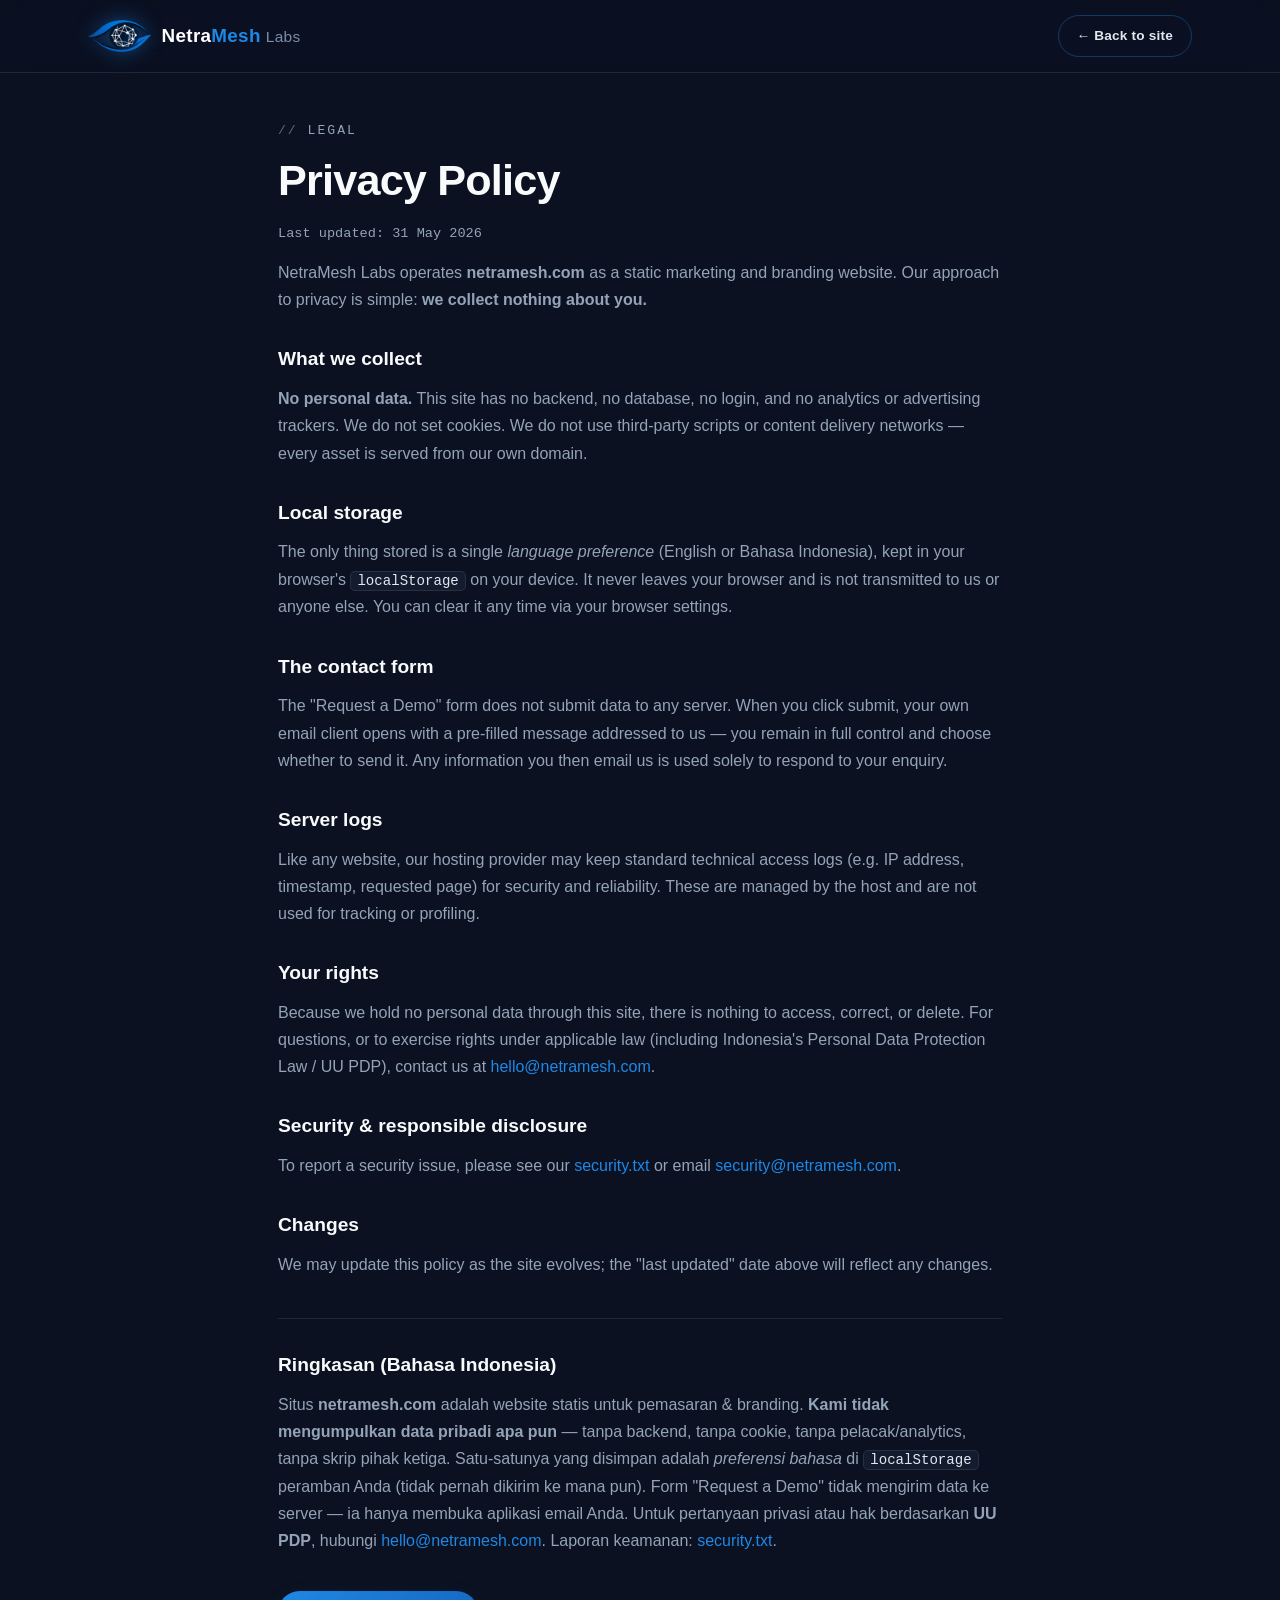
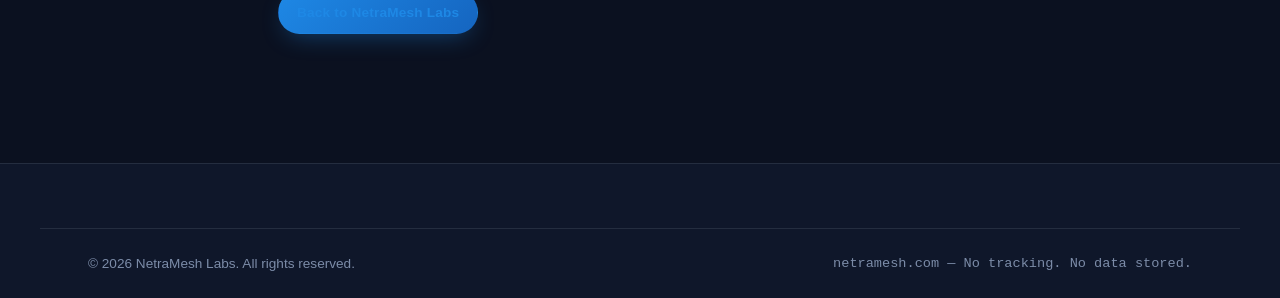
<file: privacy.html>
<!DOCTYPE html>
<html lang="en" data-theme="dark">
<head>
  <meta charset="UTF-8" />
  <meta name="viewport" content="width=device-width, initial-scale=1.0" />
  <meta http-equiv="Content-Security-Policy"
    content="default-src 'self'; script-src 'self'; style-src 'self'; img-src 'self' data:; font-src 'self'; media-src 'self'; connect-src 'self'; form-action 'self' mailto:; frame-ancestors 'none'; base-uri 'self'; object-src 'none'; upgrade-insecure-requests" />
  <meta http-equiv="X-Content-Type-Options" content="nosniff" />
  <meta name="referrer" content="strict-origin-when-cross-origin" />
  <meta name="robots" content="index, follow" />
  <title>Privacy Policy — NetraMesh Labs</title>
  <meta name="description" content="NetraMesh Labs privacy policy: this marketing site collects no personal data, uses no cookies, and runs no trackers." />
  <link rel="icon" type="image/png" sizes="64x64" href="assets/img/favicon.png" />
  <link rel="stylesheet" href="assets/css/styles.css" />
</head>
<body>
  <header class="nav is-scrolled">
    <div class="container nav__inner">
      <a class="brand" href="/" aria-label="NetraMesh Labs home">
        <img class="brand__logo" src="assets/img/logo-icon.png" width="63" height="32" alt="" aria-hidden="true" />
        <span class="brand__text">Netra<span class="brand__accent">Mesh</span><span class="brand__labs">Labs</span></span>
      </a>
      <a class="btn btn--ghost btn--sm" href="/">&larr; Back to site</a>
    </div>
  </header>

  <main class="section legal">
    <div class="container">
      <p class="section__eyebrow">Legal</p>
      <h1 class="section__title">Privacy Policy</h1>
      <p class="legal__updated">Last updated: 31 May 2026</p>

      <p>NetraMesh Labs operates <strong>netramesh.com</strong> as a static marketing and branding
      website. Our approach to privacy is simple: <strong>we collect nothing about you.</strong></p>

      <h2>What we collect</h2>
      <p><strong>No personal data.</strong> This site has no backend, no database, no login, and no
      analytics or advertising trackers. We do not set cookies. We do not use third-party scripts or
      content delivery networks — every asset is served from our own domain.</p>

      <h2>Local storage</h2>
      <p>The only thing stored is a single <em>language preference</em> (English or Bahasa Indonesia),
      kept in your browser's <code>localStorage</code> on your device. It never leaves your browser and
      is not transmitted to us or anyone else. You can clear it any time via your browser settings.</p>

      <h2>The contact form</h2>
      <p>The "Request a Demo" form does not submit data to any server. When you click submit, your own
      email client opens with a pre-filled message addressed to us — you remain in full control and
      choose whether to send it. Any information you then email us is used solely to respond to your
      enquiry.</p>

      <h2>Server logs</h2>
      <p>Like any website, our hosting provider may keep standard technical access logs (e.g. IP
      address, timestamp, requested page) for security and reliability. These are managed by the host
      and are not used for tracking or profiling.</p>

      <h2>Your rights</h2>
      <p>Because we hold no personal data through this site, there is nothing to access, correct, or
      delete. For questions, or to exercise rights under applicable law (including Indonesia's Personal
      Data Protection Law / UU PDP), contact us at
      <a href="mailto:hello@netramesh.com">hello@netramesh.com</a>.</p>

      <h2>Security &amp; responsible disclosure</h2>
      <p>To report a security issue, please see our
      <a href="/.well-known/security.txt">security.txt</a> or email
      <a href="mailto:security@netramesh.com">security@netramesh.com</a>.</p>

      <h2>Changes</h2>
      <p>We may update this policy as the site evolves; the "last updated" date above will reflect any
      changes.</p>

      <hr class="legal__hr" />
      <h2>Ringkasan (Bahasa Indonesia)</h2>
      <p>Situs <strong>netramesh.com</strong> adalah website statis untuk pemasaran &amp; branding.
      <strong>Kami tidak mengumpulkan data pribadi apa pun</strong> — tanpa backend, tanpa cookie, tanpa
      pelacak/analytics, tanpa skrip pihak ketiga. Satu-satunya yang disimpan adalah <em>preferensi
      bahasa</em> di <code>localStorage</code> peramban Anda (tidak pernah dikirim ke mana pun). Form
      "Request a Demo" tidak mengirim data ke server — ia hanya membuka aplikasi email Anda. Untuk
      pertanyaan privasi atau hak berdasarkan <strong>UU PDP</strong>, hubungi
      <a href="mailto:hello@netramesh.com">hello@netramesh.com</a>. Laporan keamanan:
      <a href="/.well-known/security.txt">security.txt</a>.</p>

      <p class="legal__back"><a class="btn btn--primary btn--sm" href="/">Back to NetraMesh Labs</a></p>
    </div>
  </main>

  <footer class="footer">
    <div class="container footer__bottom">
      <p>&copy; 2026 NetraMesh Labs. All rights reserved.</p>
      <p class="footer__legal">netramesh.com — No tracking. No data stored.</p>
    </div>
  </footer>
</body>
</html>
</file>
<file: assets/css/styles.css>
/* ============================================================
   NetraMesh Labs — Corporate Site
   Dark-first cybertech theme. Zero external dependencies.
   ============================================================ */

/* ---------- Design tokens ---------- */
:root {
  /* Brand */
  --cyber-blue: #1565C0;
  --electric-blue: #1E88E5;
  --navy: #0F172A;
  --charcoal: #1E293B;
  --slate: #7c8ca8; /* lightened from #64748B for AA contrast on dark backgrounds */
  --light-gray: #E2E8F0;
  --white: #FFFFFF;

  /* Derived surfaces */
  --bg: #0B1120;
  --bg-alt: #0F172A;
  --surface: #131C2E;
  --surface-2: #1A2538;
  --border: rgba(226, 232, 240, 0.10);
  --border-strong: rgba(30, 136, 229, 0.35);

  --text: #E2E8F0;
  --text-dim: #94A3B8;
  --heading: #F8FAFC;

  --glow: rgba(30, 136, 229, 0.45);

  --radius: 16px;
  --radius-sm: 10px;
  --maxw: 1200px;
  --ease: cubic-bezier(0.22, 1, 0.36, 1);

  --font: -apple-system, BlinkMacSystemFont, "Segoe UI", Roboto, Helvetica, Arial, sans-serif;
  --mono: "SFMono-Regular", ui-monospace, "JetBrains Mono", "Cascadia Code", Menlo, Consolas, monospace;
}

/* ---------- Reset ---------- */
*, *::before, *::after { box-sizing: border-box; margin: 0; padding: 0; }
html { scroll-behavior: smooth; -webkit-text-size-adjust: 100%; }
@media (prefers-reduced-motion: reduce) {
  html { scroll-behavior: auto; }
  *, *::before, *::after { animation-duration: .001ms !important; transition-duration: .001ms !important; }
}

body {
  font-family: var(--font);
  background: var(--bg);
  color: var(--text);
  line-height: 1.65;
  font-size: 16px;
  overflow-x: hidden;
  -webkit-font-smoothing: antialiased;
  text-rendering: optimizeLegibility;
}

img, svg { display: block; max-width: 100%; }
a { color: inherit; text-decoration: none; transition: color .2s var(--ease); }
ul { list-style: none; }

.container { width: 100%; max-width: var(--maxw); margin-inline: auto; padding-inline: clamp(20px, 5vw, 48px); }

.skip-link {
  position: absolute; left: -999px; top: 0; z-index: 200;
  background: var(--cyber-blue); color: #fff; padding: 10px 16px; border-radius: 0 0 8px 0;
}
.skip-link:focus { left: 0; }

:focus-visible { outline: 2px solid var(--electric-blue); outline-offset: 3px; border-radius: 4px; }

/* ---------- Buttons ---------- */
.btn {
  --b: var(--cyber-blue);
  display: inline-flex; align-items: center; justify-content: center; gap: 8px;
  font-weight: 600; font-size: .95rem; letter-spacing: .2px;
  padding: 13px 26px; border-radius: 999px; border: 1px solid transparent;
  cursor: pointer; transition: transform .2s var(--ease), box-shadow .25s var(--ease), background .2s var(--ease), border-color .2s var(--ease);
  white-space: nowrap;
}
.btn--sm { padding: 9px 18px; font-size: .85rem; }
.btn--block { width: 100%; }
.btn--primary {
  background: linear-gradient(135deg, var(--electric-blue), var(--cyber-blue));
  color: #fff; box-shadow: 0 8px 24px -8px var(--glow);
}
.btn--primary:hover { transform: translateY(-2px); box-shadow: 0 14px 34px -8px var(--glow); }
.btn--ghost { background: transparent; color: var(--text); border-color: var(--border-strong); }
.btn--ghost:hover { background: rgba(30, 136, 229, 0.10); border-color: var(--electric-blue); color: #fff; transform: translateY(-2px); }

/* ============================================================
   NAVBAR
   ============================================================ */
.nav {
  position: fixed; inset: 0 0 auto 0; z-index: 100;
  transition: background .3s var(--ease), border-color .3s var(--ease), backdrop-filter .3s;
  border-bottom: 1px solid transparent;
}
.nav.is-scrolled {
  background: rgba(11, 17, 32, 0.82);
  backdrop-filter: blur(14px) saturate(160%);
  -webkit-backdrop-filter: blur(14px) saturate(160%);
  border-bottom-color: var(--border);
}
.nav__inner { display: flex; align-items: center; justify-content: space-between; height: 72px; }

.brand { display: inline-flex; align-items: center; gap: 11px; font-weight: 700; }
.brand__logo { display: block; height: 32px; width: auto; filter: drop-shadow(0 0 10px rgba(30,136,229,.45)); }
.footer__brand .brand__logo { height: 30px; }
.brand__text { font-size: 1.18rem; letter-spacing: .3px; color: var(--white); }
.brand__accent { color: var(--electric-blue); }
.brand__labs { color: var(--slate); font-weight: 500; margin-left: 5px; font-size: .82em; }

.nav__links { display: flex; align-items: center; gap: 30px; }
.nav__links > a { font-size: .92rem; font-weight: 500; color: var(--text-dim); position: relative; }
.nav__links > a::after {
  content: ""; position: absolute; left: 0; bottom: -6px; height: 2px; width: 0;
  background: var(--electric-blue); transition: width .25s var(--ease);
}
.nav__links > a:hover { color: var(--white); }
.nav__links > a:hover::after { width: 100%; }
.nav__links > a.is-active { color: var(--electric-blue); }
.nav__links > a.is-active::after { width: 100%; }

.nav__cta-group { display: flex; align-items: center; gap: 16px; }

.lang-toggle {
  display: inline-flex; align-items: center; gap: 4px; background: transparent;
  border: 1px solid var(--border); border-radius: 999px; padding: 6px 12px;
  color: var(--text-dim); cursor: pointer; font-size: .8rem; font-weight: 600; font-family: var(--mono);
  transition: border-color .2s, color .2s;
}
.lang-toggle:hover { border-color: var(--border-strong); }
.lang-toggle__opt { transition: color .2s; }
.lang-toggle__opt.is-active { color: var(--electric-blue); }
.lang-toggle__sep { color: var(--slate); opacity: .5; }

.nav__burger {
  display: none; flex-direction: column; gap: 5px; background: none; border: none;
  cursor: pointer; padding: 8px; z-index: 110;
}
.nav__burger span { width: 24px; height: 2px; background: var(--white); border-radius: 2px; transition: transform .3s var(--ease), opacity .3s; }
.nav__burger.is-open span:nth-child(1) { transform: translateY(7px) rotate(45deg); }
.nav__burger.is-open span:nth-child(2) { opacity: 0; }
.nav__burger.is-open span:nth-child(3) { transform: translateY(-7px) rotate(-45deg); }

/* ============================================================
   HERO
   ============================================================ */
.hero { position: relative; min-height: 100svh; display: flex; align-items: center; overflow: hidden; }
.hero__mesh { position: absolute; inset: 0; width: 100%; height: 100%; z-index: 0; }
.hero__overlay {
  position: absolute; inset: 0; z-index: 1; pointer-events: none;
  background:
    radial-gradient(900px 500px at 75% 15%, rgba(30,136,229,0.18), transparent 60%),
    radial-gradient(700px 600px at 10% 90%, rgba(21,101,192,0.16), transparent 60%),
    linear-gradient(180deg, rgba(11,17,32,0.45) 0%, rgba(11,17,32,0.78) 70%, var(--bg) 100%);
}
.hero__inner {
  position: relative; z-index: 2; padding-block: 124px 92px;
  display: grid; grid-template-columns: 1.05fr .95fr; gap: 56px; align-items: center;
}
.hero__copy { max-width: 620px; }

.hero__eyebrow { font-family: var(--mono); color: var(--electric-blue); font-size: .9rem; letter-spacing: 1px; margin-bottom: 22px; }
.hero__title {
  font-size: clamp(2.4rem, 6.2vw, 4.4rem); line-height: 1.05; letter-spacing: -1.5px;
  color: var(--heading); font-weight: 800; margin-bottom: 26px;
}
.hero__title span { display: block; }
.hero__title-accent {
  background: linear-gradient(110deg, var(--electric-blue) 10%, #67c0ff 50%, var(--cyber-blue) 90%);
  -webkit-background-clip: text; background-clip: text; -webkit-text-fill-color: transparent; color: transparent;
}
.hero__title-accent .scr { -webkit-text-fill-color: #67c0ff; color: #67c0ff; opacity: .85; }
.hero__lead { font-size: clamp(1.02rem, 2vw, 1.22rem); color: var(--text); max-width: 640px; margin-bottom: 38px; }
.hero__actions { display: flex; flex-wrap: wrap; gap: 16px; margin-bottom: 44px; }

.hero__trust { display: flex; flex-wrap: wrap; gap: 26px; }
.hero__trust li { display: inline-flex; align-items: center; gap: 9px; color: var(--text-dim); font-size: .9rem; }
.hero__trust .dot { width: 8px; height: 8px; border-radius: 50%; background: var(--electric-blue); box-shadow: 0 0 10px var(--glow); animation: pulse 2.4s var(--ease) infinite; }
@keyframes pulse { 0%,100% { opacity: 1; transform: scale(1);} 50% { opacity: .45; transform: scale(.7);} }

.hero__scroll { position: absolute; left: 50%; bottom: 26px; transform: translateX(-50%); z-index: 2; width: 24px; height: 38px; border: 2px solid var(--border-strong); border-radius: 14px; }
.hero__scroll span { position: absolute; left: 50%; top: 7px; transform: translateX(-50%); width: 4px; height: 8px; border-radius: 2px; background: var(--electric-blue); animation: scrolldot 1.8s var(--ease) infinite; }
@keyframes scrolldot { 0% { opacity: 0; top: 7px;} 40% { opacity: 1;} 80% { opacity: 0; top: 20px;} 100% { opacity: 0;} }

/* ---------- Scroll progress bar ---------- */
.scroll-progress {
  position: fixed; top: 0; left: 0; height: 3px; width: 0%; z-index: 200;
  background: linear-gradient(90deg, var(--cyber-blue), var(--electric-blue), #67c0ff);
  box-shadow: 0 0 12px var(--glow); transition: width .08s linear;
}

/* ---------- Hero spotlight (follows cursor) ---------- */
.hero__spotlight {
  position: absolute; inset: 0; z-index: 1; pointer-events: none; opacity: 0;
  transition: opacity .4s var(--ease);
  background: radial-gradient(360px 360px at var(--mx, 50%) var(--my, 30%), rgba(30,136,229,0.16), transparent 70%);
}
.hero:hover .hero__spotlight { opacity: 1; }

/* ---------- Live SOC console ---------- */
.console {
  position: relative; z-index: 2; background: rgba(13, 20, 36, 0.72);
  border: 1px solid var(--border-strong); border-radius: 14px; overflow: hidden;
  backdrop-filter: blur(10px); -webkit-backdrop-filter: blur(10px);
  box-shadow: 0 30px 70px -30px rgba(0,0,0,.8), 0 0 0 1px rgba(30,136,229,.06);
  font-family: var(--mono); width: 100%;
}
.console__bar { display: flex; align-items: center; gap: 12px; padding: 11px 15px; background: rgba(15, 23, 42, 0.9); border-bottom: 1px solid var(--border); }
.console__dots { display: inline-flex; gap: 6px; }
.console__dots i { width: 11px; height: 11px; border-radius: 50%; background: #2c3b52; }
.console__dots i:nth-child(1) { background: #ef5350; } .console__dots i:nth-child(2) { background: #f5b041; } .console__dots i:nth-child(3) { background: #4ade80; }
.console__title { font-size: .78rem; color: var(--slate); flex: 1; }
.console__badge { display: inline-flex; align-items: center; gap: 6px; font-size: .68rem; font-weight: 700; letter-spacing: 1px; color: #4ade80; }
.console__pulse { width: 8px; height: 8px; border-radius: 50%; background: #4ade80; box-shadow: 0 0 8px #4ade80; animation: pulse 1.6s var(--ease) infinite; }
.console__body { padding: 18px 18px 20px; height: 308px; overflow: hidden; font-size: .82rem; line-height: 1.95; }
.console__line { white-space: pre-wrap; word-break: break-word; opacity: 0; transform: translateY(4px); animation: lineIn .3s var(--ease) forwards; }
@keyframes lineIn { to { opacity: 1; transform: none; } }
.console__line .t { color: var(--slate); }
.console__line .mod { color: #67c0ff; }
.console__line .ok { color: #4ade80; }
.console__line .warn { color: #f5b041; }
.console__line .crit { color: #ff6b6b; }
.console__line .dim { color: var(--slate); }
.console__cursor { display: inline-block; width: 8px; height: 1em; background: var(--electric-blue); vertical-align: text-bottom; animation: blink 1s steps(2) infinite; }
@keyframes blink { 50% { opacity: 0; } }

/* ---------- Console live counter footer ---------- */
.console__foot { display: flex; align-items: center; gap: 9px; padding: 11px 16px; border-top: 1px solid var(--border); background: rgba(15, 23, 42, 0.7); font-size: .78rem; }
.console__foot-ico { color: var(--electric-blue); }
.console__foot-label { color: var(--slate); flex: 1; }
.console__foot-num { color: #4ade80; font-weight: 700; font-variant-numeric: tabular-nums; letter-spacing: .5px; }
.console__foot-num.bump { animation: numbump .3s var(--ease); }
@keyframes numbump { 0% { transform: scale(1); } 40% { transform: scale(1.12); color: #86efac; } 100% { transform: scale(1); } }

/* ---------- Command palette ---------- */
.cmdk-fab {
  position: fixed; right: 22px; bottom: 22px; z-index: 90;
  display: inline-flex; align-items: center; gap: 8px;
  background: rgba(19, 28, 46, 0.9); color: var(--text); border: 1px solid var(--border-strong);
  border-radius: 999px; padding: 10px 16px 10px 12px; cursor: pointer; font-size: .82rem; font-weight: 600;
  backdrop-filter: blur(10px); -webkit-backdrop-filter: blur(10px);
  box-shadow: 0 12px 30px -12px rgba(0,0,0,.7); transition: transform .2s var(--ease), border-color .2s, box-shadow .25s;
}
.cmdk-fab:hover { transform: translateY(-2px); border-color: var(--electric-blue); box-shadow: 0 16px 36px -12px var(--glow); }
.cmdk-fab__key { display: inline-flex; align-items: center; justify-content: center; min-width: 22px; height: 22px; border-radius: 6px; background: rgba(30,136,229,0.18); border: 1px solid var(--border-strong); color: var(--electric-blue); font-family: var(--mono); font-size: .82rem; padding: 0 5px; }

.cmdk { position: fixed; inset: 0; z-index: 300; display: flex; align-items: flex-start; justify-content: center; padding: 14vh 20px 20px; }
.cmdk[hidden] { display: none; }
.cmdk__backdrop { position: absolute; inset: 0; background: rgba(7, 11, 22, 0.72); backdrop-filter: blur(6px); -webkit-backdrop-filter: blur(6px); animation: fadeIn .2s var(--ease); }
.cmdk__panel {
  position: relative; width: min(560px, 100%); background: var(--surface); border: 1px solid var(--border-strong);
  border-radius: 16px; overflow: hidden; box-shadow: 0 40px 90px -30px rgba(0,0,0,.85), 0 0 0 1px rgba(30,136,229,.08);
  animation: cmdkIn .24s var(--ease);
}
@keyframes fadeIn { from { opacity: 0; } }
@keyframes cmdkIn { from { opacity: 0; transform: translateY(-12px) scale(.98); } }
.cmdk__inputwrap { display: flex; align-items: center; gap: 12px; padding: 16px 18px; border-bottom: 1px solid var(--border); }
.cmdk__prompt { font-family: var(--mono); color: var(--electric-blue); font-size: 1rem; font-weight: 700; }
.cmdk__input { flex: 1; background: none; border: none; outline: none; color: var(--heading); font-family: var(--font); font-size: 1.02rem; }
.cmdk__input::placeholder { color: var(--slate); }
.cmdk__esc { font-family: var(--mono); font-size: .66rem; color: var(--slate); border: 1px solid var(--border); border-radius: 5px; padding: 3px 7px; }
.cmdk__list { max-height: 46vh; overflow-y: auto; padding: 8px; }
.cmdk__item { display: flex; align-items: center; gap: 13px; padding: 11px 13px; border-radius: 10px; cursor: pointer; color: var(--text); transition: background .12s; }
.cmdk__item[hidden] { display: none; }
.cmdk__item.is-active, .cmdk__item:hover { background: rgba(30,136,229,0.14); }
.cmdk__ico { display: inline-flex; align-items: center; justify-content: center; width: 30px; height: 30px; border-radius: 8px; background: rgba(30,136,229,0.12); border: 1px solid var(--border); color: var(--electric-blue); font-size: .9rem; flex-shrink: 0; }
.cmdk__txt { flex: 1; font-size: .94rem; }
.cmdk__kbd { font-family: var(--mono); font-size: .7rem; color: var(--slate); border: 1px solid var(--border); border-radius: 5px; padding: 3px 8px; }
.cmdk__item.is-active .cmdk__kbd { color: var(--electric-blue); border-color: var(--border-strong); }
.cmdk__empty { padding: 26px; text-align: center; color: var(--slate); font-size: .9rem; }
.cmdk__footer { display: flex; align-items: center; gap: 18px; padding: 11px 18px; border-top: 1px solid var(--border); background: rgba(15,23,42,0.5); font-size: .72rem; color: var(--slate); }
.cmdk__footer kbd { font-family: var(--mono); border: 1px solid var(--border); border-radius: 4px; padding: 1px 5px; margin-right: 2px; }
.cmdk__footer-brand { margin-left: auto; font-family: var(--mono); color: var(--electric-blue); opacity: .7; letter-spacing: 1px; }

@media (max-width: 560px) {
  .cmdk-fab span:not(.cmdk-fab__key) { display: none; }
  .cmdk-fab { padding: 11px; right: 16px; bottom: 16px; }
  .cmdk { padding-top: 9vh; }
}

/* ---------- Threat intel ticker ---------- */
.ticker { display: flex; align-items: stretch; background: var(--charcoal); border-block: 1px solid var(--border); overflow: hidden; }
.ticker__label { display: inline-flex; align-items: center; gap: 9px; padding: 0 20px; background: var(--cyber-blue); color: #fff; font-family: var(--mono); font-size: .74rem; font-weight: 700; letter-spacing: 1.5px; white-space: nowrap; flex-shrink: 0; z-index: 2; }
.ticker__track { display: flex; flex: 1; overflow: hidden; -webkit-mask-image: linear-gradient(90deg, transparent, #000 6%, #000 94%, transparent); mask-image: linear-gradient(90deg, transparent, #000 6%, #000 94%, transparent); }
.ticker__set { display: inline-flex; align-items: center; gap: 14px; padding: 13px 0; white-space: nowrap; font-family: var(--mono); font-size: .82rem; color: var(--text-dim); animation: marquee 34s linear infinite; padding-right: 14px; }
.ticker:hover .ticker__set { animation-play-state: paused; }
.ticker__set > span:not(.ticker__sep)::before { content: "▸ "; color: var(--electric-blue); }
.ticker__sep { color: var(--electric-blue); opacity: .4; }
@keyframes marquee { to { transform: translateX(-100%); } }

/* ---------- 3D tilt on product cards ---------- */
.grid--products { perspective: 1200px; }
.card { transform-style: preserve-3d; will-change: transform; }
.card__icon, .card__title, .card__text, .card__why { transform: translateZ(28px); }

/* ============================================================
   STATS
   ============================================================ */
.stats { background: var(--bg-alt); border-block: 1px solid var(--border); }
.stats__grid { display: grid; grid-template-columns: repeat(4, 1fr); }
.stat { text-align: center; padding: 46px 16px; position: relative; }
.stat:not(:last-child)::after { content: ""; position: absolute; right: 0; top: 25%; height: 50%; width: 1px; background: var(--border); }
.stat__num { font-size: clamp(2rem, 4vw, 3rem); font-weight: 800; color: var(--white); font-family: var(--mono); }
.stat__plus { font-size: clamp(1.4rem, 3vw, 2rem); font-weight: 700; color: var(--electric-blue); }
.stat__label { margin-top: 8px; color: var(--text-dim); font-size: .9rem; }

/* ============================================================
   SECTION SHELL
   ============================================================ */
.section { padding-block: clamp(70px, 9vw, 120px); position: relative; }
.section--alt { background: var(--bg-alt); }
.section__head { max-width: 720px; margin-bottom: 56px; }
.section__eyebrow { font-family: var(--mono); color: var(--electric-blue); font-size: .82rem; letter-spacing: 2px; text-transform: uppercase; margin-bottom: 14px; }
.section__eyebrow::before { content: "// "; opacity: .6; }
.section__title { font-size: clamp(1.8rem, 4vw, 2.7rem); line-height: 1.15; letter-spacing: -.8px; color: var(--heading); font-weight: 800; margin-bottom: 16px; }
.section__sub { color: var(--text-dim); font-size: 1.05rem; }
.bridge { max-width: 860px; margin: 44px auto 0; text-align: center; font-size: clamp(1.08rem, 2.2vw, 1.4rem); line-height: 1.55; color: var(--heading); font-weight: 600; border-top: 1px solid var(--border); padding-top: 38px; }

/* Brand name-story + rallying cry */
.namestory { position: relative; text-align: center; max-width: 880px; margin: 4px auto 52px; padding: 56px 20px; overflow: hidden; }
.namestory__mesh { position: absolute; inset: 0; width: 100%; height: 100%; z-index: 0; opacity: .6; pointer-events: none; }
.namestory__content { position: relative; z-index: 1; }
.namestory__name { font-family: var(--mono); font-size: .95rem; letter-spacing: .5px; color: var(--text-dim); margin-bottom: 16px; }
.namestory__name b { color: var(--electric-blue); }
.namestory__cry { font-size: clamp(1.6rem, 4.2vw, 2.6rem); font-weight: 800; letter-spacing: -.6px; line-height: 1.12; color: var(--heading); }
.namestory__sub { color: var(--text-dim); font-size: 1.04rem; max-width: 660px; margin: 16px auto 0; }

.grid { display: grid; gap: 22px; }

/* ---------- Product cards ---------- */
.grid--products { grid-template-columns: repeat(3, 1fr); }
.card {
  position: relative; background: var(--surface); border: 1px solid var(--border);
  border-radius: var(--radius); padding: 30px 28px; overflow: hidden;
  transition: transform .3s var(--ease), border-color .3s var(--ease), box-shadow .3s var(--ease), background .3s;
}
.card::before {
  content: ""; position: absolute; inset: 0; border-radius: inherit; padding: 1px;
  background: linear-gradient(140deg, var(--electric-blue), transparent 45%);
  -webkit-mask: linear-gradient(#000 0 0) content-box, linear-gradient(#000 0 0);
  -webkit-mask-composite: xor; mask-composite: exclude;
  opacity: 0; transition: opacity .3s var(--ease); pointer-events: none;
}
.card:hover, .card:focus { transform: translateY(-6px); border-color: var(--border-strong); box-shadow: 0 22px 50px -24px rgba(30,136,229,.5); background: var(--surface-2); }
.card:hover::before, .card:focus::before { opacity: 1; }
.card__icon {
  display: inline-flex; align-items: center; justify-content: center; width: 52px; height: 52px;
  border-radius: 13px; background: rgba(30,136,229,0.12); border: 1px solid var(--border-strong); margin-bottom: 20px;
  transition: background .3s, transform .3s var(--ease);
}
.card:hover .card__icon { background: rgba(30,136,229,0.22); transform: scale(1.06); }
.card__icon svg { width: 26px; height: 26px; fill: none; stroke: var(--electric-blue); stroke-width: 1.7; stroke-linecap: round; stroke-linejoin: round; }
.card__title { color: var(--heading); font-size: 1.2rem; font-weight: 700; margin-bottom: 10px; }
.card__text { color: var(--text-dim); font-size: .95rem; }
.card__why { margin-top: 14px; padding-top: 13px; border-top: 1px dashed var(--border); font-size: .82rem; line-height: 1.55; color: var(--slate); }

/* ---------- Capability pillars (woven around the open-source SIEM core) ---------- */
.pillars { margin: 0 0 44px; }
.pillars__core { text-align: center; max-width: 780px; margin: 0 auto 26px; color: var(--text); font-size: 1.04rem; line-height: 1.6; }
.pillars__core::before { content: "◆ "; color: var(--electric-blue); opacity: .85; }
.pillars__core b { color: var(--heading); font-weight: 700; }
/* ---------- Onion: open-source SIEM core + 5 capability layers ---------- */
.onion { max-width: 440px; margin: 8px auto 0; }
.onion svg { width: 100%; height: auto; display: block; overflow: visible; }
.onion__layer { transform-box: view-box; transform-origin: 220px 220px; opacity: 0; transition: filter .25s var(--ease); }
.onion__layer:hover { filter: brightness(1.5); }
.onion__label, .onion__corelbl { pointer-events: none; }
.onion__label, .onion__corelbl { opacity: 0; }
.onion__halo { transform-box: view-box; transform-origin: 220px 220px; opacity: 0; }

@keyframes onionGrow { from { opacity: 0; transform: scale(.5); } to { opacity: 1; transform: scale(1); } }
@keyframes onionLabel { from { opacity: 0; } to { opacity: 1; } }
@keyframes onionHalo { 0% { transform: scale(1); opacity: .5; } 70%, 100% { transform: scale(1.7); opacity: 0; } }

.pillars.is-visible .onion__layer { animation: onionGrow .7s var(--ease) forwards; }
.pillars.is-visible .onion__layer.l-core { animation-delay: 0s; }
.pillars.is-visible .onion__layer.l-1 { animation-delay: .12s; }
.pillars.is-visible .onion__layer.l-2 { animation-delay: .22s; }
.pillars.is-visible .onion__layer.l-3 { animation-delay: .32s; }
.pillars.is-visible .onion__layer.l-4 { animation-delay: .42s; }
.pillars.is-visible .onion__layer.l-5 { animation-delay: .52s; }
.pillars.is-visible .onion__corelbl { animation: onionLabel .5s ease forwards; animation-delay: .3s; }
.pillars.is-visible .onion__label { animation: onionLabel .5s ease forwards; animation-delay: .75s; }
.pillars.is-visible .onion__halo { animation: onionHalo 3.4s ease-out infinite; animation-delay: .9s; }

@media (prefers-reduced-motion: reduce) {
  .onion__layer, .onion__label, .onion__corelbl { opacity: 1 !important; animation: none !important; transform: none !important; }
  .onion__halo { display: none; }
}

/* ---------- Product groups (cards organized under capability pillars) ---------- */
.prodgroup { margin-top: 44px; }
.prodgroup:first-of-type { margin-top: 0; }
.prodgroup__title { display: flex; align-items: center; gap: 11px; font-size: 1.18rem; font-weight: 700; color: var(--heading); letter-spacing: .4px; margin-bottom: 22px; padding-bottom: 13px; border-bottom: 1px solid var(--border); }
.prodgroup__ico { color: var(--electric-blue); font-size: 1.25rem; line-height: 1; }
@media (max-width: 480px) { .onion { max-width: 320px; } }

/* ---------- Solutions ---------- */
.grid--solutions { grid-template-columns: repeat(2, 1fr); }
.solution {
  position: relative; background: var(--surface); border: 1px solid var(--border);
  border-radius: var(--radius); padding: 34px 32px; transition: border-color .3s, transform .3s var(--ease);
}
.solution:hover { border-color: var(--border-strong); transform: translateY(-4px); }
.solution__no { font-family: var(--mono); font-size: 2.2rem; font-weight: 800; color: rgba(30,136,229,0.28); line-height: 1; }
.solution__title { color: var(--heading); font-size: 1.32rem; font-weight: 700; margin: 12px 0 12px; }
.solution__text { color: var(--text-dim); margin-bottom: 20px; }
.solution__tags { display: flex; flex-wrap: wrap; gap: 9px; }
.solution__tags li { font-family: var(--mono); font-size: .76rem; color: var(--electric-blue); background: rgba(30,136,229,0.10); border: 1px solid var(--border-strong); padding: 5px 11px; border-radius: 999px; }

/* ============================================================
   PLATFORM / WHY
   ============================================================ */
.platform__inner { display: grid; grid-template-columns: 1.05fr .95fr; gap: 64px; align-items: center; }
.feature-list { margin-top: 30px; display: grid; gap: 20px; }
.feature-list li { display: flex; gap: 14px; }
.feature-list__ico { color: var(--electric-blue); font-size: .8rem; margin-top: 6px; }
.feature-list strong { display: block; color: var(--heading); font-size: 1.02rem; margin-bottom: 2px; }
.feature-list span { color: var(--text-dim); font-size: .92rem; }

/* Orbit visual */
.platform__visual { display: flex; align-items: center; justify-content: center; }
.orbit { position: relative; --size: min(420px, 80vw); --r: calc(var(--size) * 0.40); --dur: 32s; width: var(--size); aspect-ratio: 1; }
.orbit__core {
  position: absolute; inset: 50% auto auto 50%; transform: translate(-50%, -50%);
  width: 116px; height: 116px; border-radius: 50%; display: flex; align-items: center; justify-content: center;
  text-align: center; font-family: var(--mono); font-size: .82rem; font-weight: 700; color: #fff;
  background: radial-gradient(circle, rgba(30,136,229,0.35), rgba(21,101,192,0.1));
  border: 1px solid var(--border-strong); box-shadow: 0 0 50px -8px var(--glow);
  z-index: 3;
}
.orbit__ring { position: absolute; inset: 50% auto auto 50%; transform: translate(-50%, -50%); border: 1px dashed var(--border); border-radius: 50%; }
.orbit__ring--1 { width: 64%; height: 64%; animation: spin 36s linear infinite; }
.orbit__ring--2 { width: 100%; height: 100%; animation: spin 56s linear infinite reverse; }
@keyframes spin { to { transform: translate(-50%, -50%) rotate(360deg); } }
.orbit__node {
  position: absolute; inset: 50% auto auto 50%;
  --angle: calc(var(--i) * 60deg);
  /* static fallback (shown if animation is off, e.g. reduced-motion) */
  transform: translate(-50%, -50%) rotate(var(--angle)) translateY(calc(var(--r) * -1)) rotate(calc(var(--angle) * -1));
  /* live orbit: phase-offset per node by 1/6 cycle so they revolve evenly spaced */
  animation: orbit var(--dur) linear infinite;
  animation-delay: calc(var(--i) * var(--dur) / -6);
  font-family: var(--mono); font-size: .78rem; font-weight: 700; color: var(--text);
  background: var(--surface-2); border: 1px solid var(--border-strong); border-radius: 999px;
  padding: 8px 14px; box-shadow: 0 6px 18px -6px rgba(0,0,0,.6); z-index: 2; white-space: nowrap;
}
/* Angles set in CSS (no JS needed): nodes are the 1st–6th <span> in .orbit */
.orbit__node:nth-of-type(1) { --i: 0; }
.orbit__node:nth-of-type(2) { --i: 1; }
.orbit__node:nth-of-type(3) { --i: 2; }
.orbit__node:nth-of-type(4) { --i: 3; }
.orbit__node:nth-of-type(5) { --i: 4; }
.orbit__node:nth-of-type(6) { --i: 5; }
@keyframes orbit {
  from { transform: translate(-50%, -50%) rotate(0turn) translateY(calc(var(--r) * -1)) rotate(0turn); }
  to   { transform: translate(-50%, -50%) rotate(1turn) translateY(calc(var(--r) * -1)) rotate(-1turn); }
}
@media (prefers-reduced-motion: reduce) {
  .orbit__node { animation: none !important; }
}

/* ============================================================
   ABOUT VALUES
   ============================================================ */
.grid--values { grid-template-columns: repeat(3, 1fr); }
.value { background: var(--surface); border: 1px solid var(--border); border-left: 3px solid var(--cyber-blue); border-radius: var(--radius); padding: 30px 28px; transition: transform .3s var(--ease), border-color .3s; }
.value:hover { transform: translateY(-4px); border-left-color: var(--electric-blue); }
.value__title { color: var(--heading); font-size: 1.18rem; font-weight: 700; margin-bottom: 10px; }
.value p { color: var(--text-dim); font-size: .96rem; }
.value__link { display: inline-block; margin-top: 12px; color: var(--electric-blue); font-size: .86rem; font-weight: 600; }
.value__link:hover { color: #67c0ff; }
.trust__note { max-width: 820px; margin: 38px auto 0; text-align: center; font-size: .9rem; line-height: 1.6; color: var(--slate); border-top: 1px solid var(--border); padding-top: 30px; }

/* Commitment / manifesto */
.manifesto {
  position: relative; overflow: hidden; margin-top: 28px;
  background: linear-gradient(135deg, rgba(30,136,229,0.12), rgba(21,101,192,0.04));
  border: 1px solid var(--border-strong); border-radius: var(--radius);
  padding: clamp(28px, 4vw, 50px);
}
.manifesto__glow { position: absolute; top: -40%; right: -10%; width: 420px; height: 420px; border-radius: 50%; background: radial-gradient(circle, rgba(30,136,229,0.18), transparent 70%); pointer-events: none; }
.manifesto > * { position: relative; z-index: 1; }
.manifesto__title { color: var(--heading); font-size: clamp(1.4rem, 3vw, 2.05rem); font-weight: 800; letter-spacing: -.5px; margin: 12px 0 14px; max-width: 780px; }
.manifesto__text { color: var(--text); font-size: 1.06rem; max-width: 800px; }
.manifesto__points { display: grid; grid-template-columns: repeat(3, 1fr); gap: 22px; margin-top: 32px; }
.manifesto__points li { display: flex; gap: 13px; align-items: flex-start; }
.mp-ico { display: inline-flex; align-items: center; justify-content: center; width: 26px; height: 26px; flex-shrink: 0; border-radius: 50%; background: rgba(30,136,229,0.18); border: 1px solid var(--border-strong); color: var(--electric-blue); font-size: .8rem; font-weight: 700; margin-top: 2px; }
.manifesto__points strong { display: block; color: var(--heading); font-size: 1rem; margin-bottom: 3px; }
.manifesto__points span { color: var(--text-dim); font-size: .9rem; }

/* Cost/parity comparison + audience */
.compare__title { text-align: center; color: var(--heading); font-size: clamp(1.3rem, 2.6vw, 1.85rem); font-weight: 800; letter-spacing: -.4px; margin: 52px 0 6px; }
.compare { display: grid; grid-template-columns: 1fr 1fr; gap: 18px; margin-top: 24px; }
.compare__col { position: relative; background: var(--surface); border: 1px solid var(--border); border-radius: var(--radius); padding: 28px 26px; }
.compare__col--us { border-color: var(--border-strong); box-shadow: 0 0 0 1px var(--border-strong), 0 22px 50px -28px var(--glow); background: linear-gradient(160deg, rgba(30,136,229,0.10), transparent 70%); }
.compare__col h4 { font-size: 1.06rem; font-weight: 700; color: var(--heading); margin-bottom: 16px; }
.compare__col--them h4 { color: var(--slate); }
.compare__col ul { display: grid; gap: 12px; }
.compare__col li { display: flex; gap: 11px; font-size: .91rem; line-height: 1.45; color: var(--text-dim); }
.compare__col li::before { flex-shrink: 0; font-weight: 800; }
.compare__col--them li { color: var(--slate); }
.compare__col--them li::before { content: "\2715"; color: #ef5350; }
.compare__col--us li::before { content: "\2713"; color: #4ade80; }
.compare__badge { position: absolute; top: -11px; right: 20px; background: linear-gradient(135deg, var(--electric-blue), var(--cyber-blue)); color: #fff; font-family: var(--mono); font-size: .64rem; font-weight: 700; letter-spacing: 1px; padding: 4px 11px; border-radius: 999px; box-shadow: 0 6px 16px -6px var(--glow); }
.audience { margin-top: 32px; text-align: center; }
.audience h4 { color: var(--heading); font-size: 1.05rem; font-weight: 700; margin-bottom: 16px; }
.audience .tags { justify-content: center; }
.audience__note { color: var(--text-dim); font-size: .92rem; max-width: 700px; margin: 18px auto 0; }

/* ============================================================
   CONTACT
   ============================================================ */
.contact__inner { display: grid; grid-template-columns: 1fr 1fr; gap: 56px; align-items: start; }
.contact__list { margin-top: 30px; display: grid; gap: 14px; }
.contact__list li { display: flex; align-items: center; gap: 12px; color: var(--text); }
.contact__ico { display: inline-flex; align-items: center; justify-content: center; width: 34px; height: 34px; border-radius: 9px; background: rgba(30,136,229,0.12); border: 1px solid var(--border-strong); color: var(--electric-blue); }
.contact__list a:hover { color: var(--electric-blue); }

.contact__form { background: var(--surface); border: 1px solid var(--border); border-radius: var(--radius); padding: 32px; display: grid; gap: 18px; }
.field { display: grid; gap: 7px; }
.field label { font-size: .85rem; font-weight: 600; color: var(--text); }
.field input, .field textarea {
  width: 100%; background: var(--bg); border: 1px solid var(--border); border-radius: var(--radius-sm);
  padding: 12px 14px; color: var(--text); font-family: inherit; font-size: .95rem; resize: vertical;
  transition: border-color .2s, box-shadow .2s;
}
.field input:focus, .field textarea:focus { outline: none; border-color: var(--electric-blue); box-shadow: 0 0 0 3px rgba(30,136,229,0.18); }
.field input:user-invalid { border-color: #ef5350; }
.contact__note { font-size: .8rem; color: var(--slate); text-align: center; }
.contact__status { font-size: .9rem; text-align: center; min-height: 1.2em; }
.contact__status.is-ok { color: #4ade80; }

/* ============================================================
   FOOTER
   ============================================================ */
.footer { background: var(--navy); border-top: 1px solid var(--border); padding-top: 64px; }
.footer__inner { display: grid; grid-template-columns: 2fr 1fr 1fr 1fr; gap: 40px; padding-bottom: 48px; }
.footer__tag { color: var(--text-dim); font-size: .92rem; margin-top: 16px; max-width: 280px; }
.footer__col h4 { color: var(--white); font-size: .82rem; letter-spacing: 1.5px; text-transform: uppercase; margin-bottom: 16px; }
.footer__col a { display: block; color: var(--text-dim); font-size: .92rem; margin-bottom: 11px; }
.footer__col a:hover { color: var(--electric-blue); }
.footer__bottom { display: flex; flex-wrap: wrap; justify-content: space-between; gap: 10px; padding-block: 24px; border-top: 1px solid var(--border); color: var(--slate); font-size: .85rem; }
.footer__legal { font-family: var(--mono); }

/* ============================================================
   PRODUCT PREVIEW — APP WINDOW MOCKUP
   ============================================================ */
.appwin {
  background: #0c1424; border: 1px solid var(--border-strong); border-radius: 16px; overflow: hidden;
  box-shadow: 0 50px 110px -40px rgba(0,0,0,.9), 0 0 0 1px rgba(30,136,229,.06), 0 0 80px -40px var(--glow);
  font-size: 14px;
}
.appwin__bar { display: flex; align-items: center; gap: 14px; padding: 12px 16px; background: #0a1120; border-bottom: 1px solid var(--border); }
.appwin__url { flex: 1; text-align: center; font-family: var(--mono); font-size: .76rem; color: var(--slate); }
.appwin__lock { color: #4ade80; }
.appwin__live { display: inline-flex; align-items: center; gap: 6px; font-family: var(--mono); font-size: .66rem; font-weight: 700; letter-spacing: 1px; color: #4ade80; }
.appwin__body { display: flex; min-height: 420px; }
.appwin__side { display: flex; flex-direction: column; align-items: center; gap: 16px; padding: 18px 12px; background: #0a1120; border-right: 1px solid var(--border); }
.appwin__logo { margin-bottom: 6px; filter: drop-shadow(0 0 6px var(--glow)); }
.appwin__navico { width: 34px; height: 34px; display: flex; align-items: center; justify-content: center; border-radius: 9px; color: var(--slate); font-size: 1rem; transition: background .2s, color .2s; }
.appwin__navico.is-active { background: rgba(30,136,229,0.16); color: var(--electric-blue); }
.appwin__main { flex: 1; padding: 16px 18px 20px; min-width: 0; }

.appwin__tabs { display: flex; gap: 6px; margin-bottom: 16px; flex-wrap: wrap; }
.appwin__tab { background: transparent; border: 1px solid var(--border); color: var(--text-dim); border-radius: 999px; padding: 7px 15px; font-size: .8rem; font-weight: 600; cursor: pointer; font-family: inherit; transition: all .2s var(--ease); white-space: nowrap; }
.appwin__tab:hover { color: #fff; border-color: var(--border-strong); }
.appwin__tab.is-active { background: linear-gradient(135deg, var(--electric-blue), var(--cyber-blue)); color: #fff; border-color: transparent; box-shadow: 0 6px 18px -8px var(--glow); }

.dashview { display: none; animation: dashIn .35s var(--ease); }
.dashview.is-active { display: block; }
@keyframes dashIn { from { opacity: 0; transform: translateY(8px); } }

/* KPI tiles */
.kpis { display: grid; grid-template-columns: repeat(4, 1fr); gap: 12px; margin-bottom: 14px; }
.kpi { background: var(--surface); border: 1px solid var(--border); border-radius: 12px; padding: 14px; display: flex; flex-direction: column; gap: 4px; }
.kpi__label { color: var(--slate); font-size: .72rem; text-transform: uppercase; letter-spacing: .5px; }
.kpi__val { color: var(--heading); font-size: 1.6rem; font-weight: 800; font-family: var(--mono); line-height: 1; }
.kpi__val small { font-size: .9rem; color: var(--slate); font-weight: 600; }
.kpi__delta { font-size: .72rem; font-weight: 700; font-family: var(--mono); }
.kpi__delta--up { color: #ff6b6b; }
.kpi__delta--down { color: #4ade80; }
.kpi__delta--ok { color: var(--electric-blue); }

/* Dash panels grid */
.dashgrid { display: grid; grid-template-columns: 1.4fr 1fr; grid-template-rows: auto auto; gap: 12px; }
.dashgrid--siem, .dashgrid--vuln { grid-template-columns: 1.3fr 1fr; }
.panel { background: var(--surface); border: 1px solid var(--border); border-radius: 12px; padding: 14px 16px; min-width: 0; }
.panel--chart { grid-row: span 2; }
.panel--feed { grid-row: span 2; }
.dashgrid--siem .panel--chart, .dashgrid--siem .panel--feed,
.dashgrid--vuln .panel { grid-row: auto; }
.dashgrid--vuln { grid-template-columns: 1fr 1fr; }
.dashgrid--vuln .panel--feed { grid-column: 1 / -1; }
.panel__head { display: flex; align-items: center; justify-content: space-between; margin-bottom: 12px; }
.panel__head h4 { color: var(--heading); font-size: .88rem; font-weight: 700; }
.panel__tag { font-family: var(--mono); font-size: .66rem; color: var(--slate); border: 1px solid var(--border); border-radius: 5px; padding: 2px 7px; }
.panel__tag--live { display: inline-flex; align-items: center; gap: 5px; color: #4ade80; }

/* Area chart */
.area { width: 100%; height: 130px; }
.area__line { stroke-dasharray: 600; stroke-dashoffset: 600; }
.dashview.is-active .area__line { animation: draw 1.6s var(--ease) forwards; }
.area__fill { opacity: 0; }
.dashview.is-active .area__fill { animation: fadeIn .9s var(--ease) .6s forwards; }
@keyframes draw { to { stroke-dashoffset: 0; } }

/* Donut */
.panel--donut { display: flex; flex-direction: column; }
.donutwrap { position: relative; width: 130px; height: 130px; margin: 4px auto 10px; }
.donut { width: 100%; height: 100%; transform: rotate(-90deg); }
.donut__bg { fill: none; stroke: rgba(255,255,255,.06); stroke-width: 4; }
.donut__seg { fill: none; stroke-width: 4; stroke-linecap: butt; transition: stroke-dasharray .8s var(--ease); }
.donut__center { position: absolute; inset: 0; display: flex; flex-direction: column; align-items: center; justify-content: center; }
.donut__center strong { color: var(--heading); font-size: 1.5rem; font-family: var(--mono); }
.donut__center small { font-size: .8rem; color: var(--slate); }
.donut__center span { color: var(--slate); font-size: .7rem; text-transform: uppercase; letter-spacing: .5px; }
.legend { display: grid; grid-template-columns: 1fr 1fr; gap: 6px; }
.legend li { display: flex; align-items: center; gap: 7px; font-size: .76rem; color: var(--text-dim); }
.legend i { width: 9px; height: 9px; border-radius: 3px; flex-shrink: 0; }
.legend b { color: var(--heading); margin-left: auto; font-family: var(--mono); }

/* Feed list */
.feed { display: flex; flex-direction: column; gap: 2px; }
.feed li { display: flex; align-items: center; gap: 9px; padding: 8px 6px; border-radius: 7px; font-size: .8rem; color: var(--text-dim); border-bottom: 1px solid rgba(255,255,255,.03); }
.feed li:hover { background: rgba(30,136,229,0.07); }
.feed--mono .feed__name, .feed--mono .feed__time { font-family: var(--mono); font-size: .74rem; }
.feed__name { flex: 1; color: var(--text); white-space: nowrap; overflow: hidden; text-overflow: ellipsis; }
.feed__time { color: var(--slate); font-family: var(--mono); font-size: .72rem; }
.sev { width: 8px; height: 8px; border-radius: 50%; flex-shrink: 0; }
.sev--crit { background: #ff6b6b; box-shadow: 0 0 8px #ff6b6b; }
.sev--high { background: #f5b041; }
.sev--med { background: #1E88E5; }
.sev--low { background: #4ade80; }
.badge { font-size: .64rem; font-weight: 700; font-family: var(--mono); text-transform: uppercase; letter-spacing: .5px; padding: 3px 7px; border-radius: 5px; background: rgba(255,255,255,.06); color: var(--slate); flex-shrink: 0; }
.badge--crit { background: rgba(255,107,107,.16); color: #ff6b6b; }
.badge--high { background: rgba(245,176,65,.16); color: #f5b041; }
.badge--ok { background: rgba(74,222,128,.16); color: #4ade80; }

/* Bars (SIEM) */
.bars { display: flex; align-items: flex-end; gap: 10px; height: 150px; padding-top: 10px; }
.bar { flex: 1; display: flex; flex-direction: column; justify-content: flex-end; align-items: center; gap: 6px; height: 100%; }
.bar::before { content: ""; width: 100%; height: var(--h); border-radius: 6px 6px 0 0; background: linear-gradient(180deg, var(--electric-blue), rgba(21,101,192,.35)); transform-origin: bottom; transition: height .8s var(--ease); }
.dashview.is-active .bar::before { animation: growbar .9s var(--ease) backwards; }
@keyframes growbar { from { transform: scaleY(0); } }
.bar span { font-size: .64rem; color: var(--slate); font-family: var(--mono); }

/* Severity bars (Vuln) */
.sevbars { display: flex; flex-direction: column; gap: 14px; padding: 6px 0; }
.sevbars li { display: flex; align-items: center; gap: 12px; font-size: .8rem; color: var(--text-dim); }
.sevbars li > span:first-child { width: 64px; flex-shrink: 0; }
.sevbars .track { flex: 1; height: 9px; background: rgba(255,255,255,.05); border-radius: 5px; overflow: hidden; }
.sevbars .track b { display: block; height: 100%; width: var(--w); border-radius: 5px; }
.dashview.is-active .sevbars .track b { animation: groww .9s var(--ease) backwards; }
@keyframes groww { from { width: 0; } }
.sevbars em { font-family: var(--mono); color: var(--heading); font-style: normal; width: 42px; text-align: right; }

.badge--med { background: rgba(30,136,229,.16); color: var(--electric-blue); }
.sev--med { background: #1E88E5; }

/* Kanban board (Case Management) */
.board { display: grid; grid-template-columns: repeat(4, 1fr); gap: 12px; }
.board__col { background: rgba(255,255,255,.02); border: 1px solid var(--border); border-radius: 12px; padding: 12px; min-width: 0; }
.board__head { display: flex; align-items: center; gap: 8px; font-size: .78rem; font-weight: 700; color: var(--text); margin-bottom: 12px; }
.board__head b { margin-left: auto; color: var(--slate); font-family: var(--mono); }
.kase { background: var(--surface-2); border: 1px solid var(--border); border-radius: 10px; padding: 11px; margin-bottom: 10px; transition: transform .2s var(--ease), border-color .2s; }
.kase:hover { transform: translateY(-3px); border-color: var(--border-strong); }
.kase:last-child { margin-bottom: 0; }
.kase--done { opacity: .62; }
.kase__id { font-family: var(--mono); font-size: .66rem; color: var(--electric-blue); }
.kase p { font-size: .8rem; color: var(--text); margin: 5px 0 9px; }
.kase__meta { display: flex; align-items: center; justify-content: space-between; }
.ava { width: 24px; height: 24px; border-radius: 50%; display: inline-flex; align-items: center; justify-content: center; font-size: .62rem; font-weight: 700; color: #fff; font-family: var(--mono); }
.ava--a { background: linear-gradient(135deg, #1E88E5, #1565C0); }
.ava--b { background: linear-gradient(135deg, #f5b041, #c97a1a); }
.ava--c { background: linear-gradient(135deg, #34d399, #0f9d6b); }

/* CMDB relationship graph */
.graph { width: 100%; height: 220px; }
.graph__edges line { stroke-dasharray: 4 4; animation: dash 18s linear infinite; }
@keyframes dash { to { stroke-dashoffset: -100; } }
.gnode circle { fill: var(--surface-2); stroke: var(--electric-blue); stroke-width: 1.6; }
.gnode text { fill: var(--text); font-family: var(--mono); font-size: 7px; text-anchor: middle; font-weight: 700; }
.gnode--core circle { fill: rgba(30,136,229,.22); stroke-width: 2; }
.gnode--core text { fill: #fff; font-size: 8px; }
.gnode--core { animation: nodepulse 2.6s var(--ease) infinite; transform-origin: 180px 110px; }
@keyframes nodepulse { 50% { opacity: .8; } }
.gnode--warn circle { stroke: #f5b041; }
.gnode--warn text { fill: #f5b041; }

/* SOAR playbook flow */
.flow { display: flex; align-items: stretch; gap: 0; flex-wrap: wrap; padding: 6px 0; }
.flow__step { position: relative; flex: 1; min-width: 120px; background: var(--surface-2); border: 1px solid var(--border); border-radius: 10px; padding: 13px 14px; margin-right: 26px; display: flex; flex-direction: column; gap: 3px; }
.flow__step:not(:last-child)::after { content: "→"; position: absolute; right: -20px; top: 50%; transform: translateY(-50%); color: var(--slate); font-size: 1rem; }
.flow__step:last-child { margin-right: 0; }
.flow__ico { width: 30px; height: 30px; display: inline-flex; align-items: center; justify-content: center; border-radius: 8px; background: rgba(255,255,255,.05); color: var(--slate); margin-bottom: 4px; }
.flow__name { font-size: .82rem; font-weight: 700; color: var(--text); }
.flow__sub { font-size: .68rem; color: var(--slate); font-family: var(--mono); }
.flow__step.is-done { border-color: rgba(74,222,128,.4); }
.flow__step.is-done .flow__ico { background: rgba(74,222,128,.16); color: #4ade80; }
.flow__step.is-done::after { color: #4ade80; }
.flow__step.is-run { border-color: var(--border-strong); box-shadow: 0 0 0 1px var(--border-strong), 0 0 22px -6px var(--glow); }
.flow__step.is-run .flow__ico { background: rgba(30,136,229,.2); color: var(--electric-blue); animation: pulse 1.6s var(--ease) infinite; }

/* UEBA — behavior timeline */
.timeline { display: flex; flex-direction: column; }
.timeline li { display: flex; align-items: flex-start; gap: 12px; padding: 11px 4px; border-bottom: 1px solid rgba(255,255,255,.04); position: relative; }
.timeline__time { font-family: var(--mono); font-size: .7rem; color: var(--slate); width: 42px; flex-shrink: 0; padding-top: 2px; }
.timeline__dot { width: 10px; height: 10px; border-radius: 50%; flex-shrink: 0; margin-top: 4px; }
.timeline__dot--crit { background: #ff6b6b; box-shadow: 0 0 8px #ff6b6b; }
.timeline__dot--high { background: #f5b041; }
.timeline__dot--med { background: #1E88E5; }
.timeline__dot--low { background: #4ade80; }
.timeline__body { flex: 1; min-width: 0; }
.timeline__body b { display: block; font-size: .82rem; color: var(--text); font-weight: 600; }
.timeline__body span { font-size: .72rem; color: var(--slate); }
.risk { font-family: var(--mono); font-size: .76rem; font-weight: 700; color: var(--slate); flex-shrink: 0; }
.risk--up { color: #ff6b6b; }

/* Sandbox — verdict banner */
.verdict { display: flex; align-items: center; gap: 14px; padding: 14px 18px; border-radius: 12px; margin-bottom: 14px; border: 1px solid; }
.verdict--bad { background: rgba(255,107,107,.10); border-color: rgba(255,107,107,.4); }
.verdict__ico { width: 38px; height: 38px; display: inline-flex; align-items: center; justify-content: center; border-radius: 10px; background: rgba(255,107,107,.18); color: #ff6b6b; font-size: 1.2rem; flex-shrink: 0; }
.verdict__body { flex: 1; min-width: 0; }
.verdict__body b { display: block; color: #ff6b6b; font-size: .92rem; letter-spacing: .5px; }
.verdict__body span { font-size: .74rem; color: var(--text-dim); font-family: var(--mono); }
.verdict__score { font-family: var(--mono); font-size: 1.5rem; font-weight: 800; color: #ff6b6b; }
.verdict__score small { font-size: .8rem; color: var(--slate); }
.verdict--warn { background: rgba(245,176,65,.10); border-color: rgba(245,176,65,.4); }
.verdict--warn .verdict__ico { background: rgba(245,176,65,.18); color: #f5b041; }
.verdict--warn .verdict__body b { color: #f5b041; }
.verdict__pill { font-family: var(--mono); font-size: .72rem; font-weight: 700; letter-spacing: .8px; padding: 7px 13px; border-radius: 999px; background: rgba(245,176,65,.16); color: #f5b041; border: 1px solid rgba(245,176,65,.4); white-space: nowrap; flex-shrink: 0; }

/* IR — actor tag in timeline + responders list */
.iractor { font-size: .64rem; letter-spacing: .5px; padding: 3px 7px; border-radius: 5px; background: rgba(255,255,255,.06); color: var(--slate); }
.iractor--auto { background: rgba(30,136,229,.16); color: var(--electric-blue); }
.responders { display: flex; flex-direction: column; gap: 9px; }
.responders li { display: flex; align-items: center; gap: 9px; font-size: .8rem; color: var(--text); }
.responders i { color: var(--slate); font-style: normal; font-size: .74rem; }

/* MITRE tag chips */
.tags { display: flex; flex-wrap: wrap; gap: 7px; margin-bottom: 14px; }
.tags li { font-family: var(--mono); font-size: .68rem; color: var(--electric-blue); background: rgba(30,136,229,.10); border: 1px solid var(--border-strong); padding: 5px 10px; border-radius: 6px; }
.panel__head--mt { margin-top: 4px; }

/* Clickable product cards -> open related console tab */
.card[data-goto] { cursor: pointer; }
.card[data-goto]::after {
  content: "View in console →"; position: absolute; left: 28px; bottom: 18px;
  font-family: var(--mono); font-size: .74rem; color: var(--electric-blue);
  opacity: 0; transform: translateY(6px); transition: opacity .25s var(--ease), transform .25s var(--ease);
}
.card[data-goto] { padding-bottom: 46px; }
.card[data-goto]:hover::after, .card[data-goto]:focus::after,
.card[data-goto]:focus-within::after { opacity: 1; transform: none; }
html[lang="id"] .card[data-goto]::after { content: "Lihat di konsol →"; }

/* Threat Hunting query bar */
.huntbar { display: flex; align-items: center; gap: 10px; background: #0a1120; border: 1px solid var(--border-strong); border-radius: 10px; padding: 11px 14px; margin-bottom: 14px; }
.huntbar__prompt { font-family: var(--mono); color: var(--electric-blue); font-weight: 700; font-size: .82rem; flex-shrink: 0; }
.huntbar code { flex: 1; font-family: var(--mono); font-size: .76rem; color: var(--light-gray); white-space: nowrap; overflow: hidden; text-overflow: ellipsis; }
.huntbar__run { font-family: var(--mono); font-size: .66rem; font-weight: 700; letter-spacing: 1px; color: #fff; background: linear-gradient(135deg, var(--electric-blue), var(--cyber-blue)); padding: 5px 12px; border-radius: 6px; flex-shrink: 0; }

/* Adversary Sim — ATT&CK coverage heatmap */
.heatmap { display: grid; grid-template-columns: repeat(8, 1fr); gap: 5px; margin-bottom: 12px; }
.hcell { aspect-ratio: 1; border-radius: 3px; background: rgba(255,255,255,.06); }
.hcell--ok { background: #34d399; } .hcell--mid { background: #f5b041; } .hcell--bad { background: #ff6b6b; }
.heatmap__legend { display: flex; gap: 16px; font-size: .72rem; color: var(--slate); }
.heatmap__legend span { display: inline-flex; align-items: center; gap: 6px; }
.heatmap__legend i { width: 11px; height: 11px; border-radius: 3px; display: inline-block; }
.heatmap__legend .hm--ok { background: #34d399; } .heatmap__legend .hm--mid { background: #f5b041; } .heatmap__legend .hm--bad { background: #ff6b6b; }

/* AI Security Engineering — copilot */
.ai-msg { font-size: .84rem; line-height: 1.5; border-radius: 10px; padding: 9px 13px; margin-bottom: 8px; max-width: 92%; }
.ai-msg--user { background: var(--surface-2); color: var(--text); margin-left: auto; }
.ai-msg--bot { background: rgba(30,136,229,.12); border: 1px solid var(--border-strong); color: var(--text); }
.codeblock { background: #0a1120; border: 1px solid var(--border); border-radius: 9px; padding: 12px 14px; overflow-x: auto; margin: 0 0 10px; }
.codeblock code { font-family: var(--mono); font-size: .76rem; color: #9fd0ff; white-space: pre; line-height: 1.65; }
.ai-actions { display: flex; gap: 8px; }
.ai-btn { font-size: .76rem; font-weight: 600; padding: 6px 15px; border-radius: 999px; background: linear-gradient(135deg, var(--electric-blue), var(--cyber-blue)); color: #fff; }
.ai-btn--ghost { background: transparent; border: 1px solid var(--border-strong); color: var(--text); }

/* Playbook / Runbook steps */
.steps { display: grid; gap: 1px; }
.steps li { display: flex; align-items: flex-start; gap: 11px; padding: 9px 4px; border-bottom: 1px solid rgba(255,255,255,.04); }
.steps__n { flex-shrink: 0; width: 22px; height: 22px; border-radius: 50%; background: rgba(30,136,229,.16); border: 1px solid var(--border-strong); color: var(--electric-blue); font-family: var(--mono); font-size: .72rem; font-weight: 700; display: inline-flex; align-items: center; justify-content: center; }
.steps li > div { flex: 1; min-width: 0; }
.steps li b { display: block; color: var(--text); font-size: .84rem; font-weight: 600; }
.steps li > div span { color: var(--slate); font-size: .74rem; }
.steps .badge { flex-shrink: 0; margin-top: 2px; }

.appwin__disclaimer { text-align: center; color: var(--slate); font-size: .8rem; margin-top: 16px; font-family: var(--mono); }

/* Walkthrough video slot */
.walkthrough { max-width: 880px; margin: 36px auto 0; }
.walkthrough__video, .walkthrough__ph { width: 100%; aspect-ratio: 16 / 9; border-radius: 16px; border: 1px solid var(--border-strong); display: block; }
.walkthrough__video { background: #000; }
.walkthrough__ph { background: radial-gradient(circle at 50% 38%, rgba(30,136,229,0.16), var(--surface) 72%); display: flex; flex-direction: column; align-items: center; justify-content: center; gap: 7px; text-align: center; padding: 20px; }
.walkthrough__play { width: 64px; height: 64px; border-radius: 50%; display: flex; align-items: center; justify-content: center; font-size: 1.3rem; padding-left: 4px; color: #fff; background: linear-gradient(135deg, var(--electric-blue), var(--cyber-blue)); box-shadow: 0 14px 34px -10px var(--glow); margin-bottom: 8px; }
.walkthrough__t { color: var(--heading); font-weight: 700; font-size: 1.1rem; }
.walkthrough__s { color: var(--text-dim); font-size: .92rem; max-width: 440px; }
.walkthrough__soon { margin-top: 6px; font-family: var(--mono); font-size: .64rem; font-weight: 700; letter-spacing: 1px; text-transform: uppercase; color: var(--electric-blue); background: rgba(30,136,229,0.12); border: 1px solid var(--border-strong); border-radius: 999px; padding: 3px 10px; }

/* ============================================================
   FAQ · RESOURCES · CONTACT PATHS
   ============================================================ */
.faq { max-width: 820px; margin: 0 auto; display: grid; gap: 12px; }
.faq__item { background: var(--surface); border: 1px solid var(--border); border-radius: 12px; padding: 0 20px; transition: border-color .2s; }
.faq__item[open] { border-color: var(--border-strong); }
.faq__item summary { list-style: none; cursor: pointer; display: flex; align-items: center; justify-content: space-between; gap: 14px; padding: 18px 0; font-size: 1.02rem; font-weight: 600; color: var(--heading); }
.faq__item summary::-webkit-details-marker { display: none; }
.faq__item summary::after { content: "+"; font-size: 1.5rem; color: var(--electric-blue); font-weight: 400; line-height: 1; transition: transform .25s var(--ease); flex-shrink: 0; }
.faq__item[open] summary::after { transform: rotate(45deg); }
.faq__item p { color: var(--text-dim); font-size: .96rem; line-height: 1.65; padding: 0 0 20px; margin: 0; max-width: 72ch; }

.value__soon { display: inline-block; font-family: var(--mono); font-size: .64rem; font-weight: 700; letter-spacing: 1px; text-transform: uppercase; color: var(--electric-blue); background: rgba(30,136,229,.12); border: 1px solid var(--border-strong); border-radius: 999px; padding: 3px 10px; margin-bottom: 12px; }

.contact__paths { margin-top: 26px; display: grid; gap: 9px; }
.contact__paths-label { font-family: var(--mono); font-size: .72rem; letter-spacing: 1px; text-transform: uppercase; color: var(--slate); margin-bottom: 4px; }
.contact__paths a { color: var(--text); font-size: .95rem; font-weight: 500; width: fit-content; transition: color .2s; }
.contact__paths a:hover { color: var(--electric-blue); }

/* ============================================================
   LEGAL PAGE (privacy.html)
   ============================================================ */
.legal { padding-top: 120px; }
.legal .container { max-width: 820px; }
.legal__updated { color: var(--slate); font-family: var(--mono); font-size: .85rem; margin-bottom: 28px; }
.legal h2 { color: var(--heading); font-size: 1.2rem; font-weight: 700; margin: 30px 0 10px; }
.legal p { color: var(--text-dim); margin-bottom: 14px; line-height: 1.7; }
.legal a { color: var(--electric-blue); }
.legal a:hover { color: #67c0ff; }
.legal code { font-family: var(--mono); font-size: .88em; background: var(--surface); border: 1px solid var(--border); border-radius: 5px; padding: 1px 6px; color: var(--light-gray); }
.legal__hr { border: none; border-top: 1px solid var(--border); margin: 40px 0 8px; }
.legal__back { margin-top: 36px; }

/* ============================================================
   SCROLL REVEAL
   ============================================================ */
.reveal { opacity: 0; transform: translateY(26px); transition: opacity .7s var(--ease), transform .7s var(--ease); }
.reveal.is-visible { opacity: 1; transform: none; }

/* ============================================================
   RESPONSIVE
   ============================================================ */
@media (max-width: 980px) {
  .hero__inner { grid-template-columns: 1fr; gap: 40px; padding-block: 112px 80px; }
  .hero__copy { max-width: 640px; }
  .console__body { height: 248px; }
  .grid--products { grid-template-columns: repeat(2, 1fr); }
  .platform__inner { grid-template-columns: 1fr; gap: 48px; }
  .platform__visual { order: -1; }
  .footer__inner { grid-template-columns: 1fr 1fr; }
}

@media (max-width: 820px) {
  .nav__burger { display: flex; }
  .nav__links {
    position: fixed; inset: 0 0 0 auto; width: min(320px, 82vw); flex-direction: column; align-items: flex-start;
    gap: 22px; padding: 100px 32px 40px; background: var(--bg-alt); border-left: 1px solid var(--border);
    transform: translateX(100%); transition: transform .35s var(--ease); box-shadow: -20px 0 60px -20px rgba(0,0,0,.7);
  }
  .nav__links.is-open { transform: translateX(0); }
  .nav__links > a { font-size: 1.05rem; color: var(--text); }
  .nav__cta-group { flex-direction: column; align-items: flex-start; width: 100%; gap: 18px; margin-top: 10px; }
  .nav__cta-group .btn { width: 100%; }
}

@media (max-width: 860px) {
  .appwin__side { display: none; }
  .dashgrid, .dashgrid--siem, .dashgrid--vuln { grid-template-columns: 1fr; }
  .panel--chart, .panel--feed, .dashgrid--vuln .panel--feed { grid-row: auto; grid-column: auto; }
  .appwin__url { font-size: .66rem; }
  .board { grid-template-columns: repeat(2, 1fr); }
}

@media (max-width: 720px) {
  .stats__grid { grid-template-columns: repeat(2, 1fr); }
  .stat:nth-child(2)::after { display: none; }
  .grid--solutions, .grid--values, .contact__inner { grid-template-columns: 1fr; }
  .manifesto__points { grid-template-columns: 1fr; gap: 16px; }
  .compare { grid-template-columns: 1fr; }
  .kpis { grid-template-columns: repeat(2, 1fr); }
  .appwin__main { padding: 14px 12px 16px; }
  .appwin__tab { padding: 6px 12px; font-size: .74rem; }
  .board { grid-template-columns: 1fr; }
  .flow { flex-direction: column; }
  .flow__step { margin-right: 0; margin-bottom: 26px; }
  .flow__step:not(:last-child)::after { content: "↓"; right: auto; left: 50%; top: auto; bottom: -20px; transform: translateX(-50%); }
}

@media (max-width: 560px) {
  .grid--products { grid-template-columns: 1fr; }
  .footer__inner { grid-template-columns: 1fr 1fr; }
  .footer__brand { grid-column: 1 / -1; }
  .hero__trust { gap: 14px; }
}

/* No-JS fallback: reveal everything */
.no-js .reveal { opacity: 1; transform: none; }
</file>
